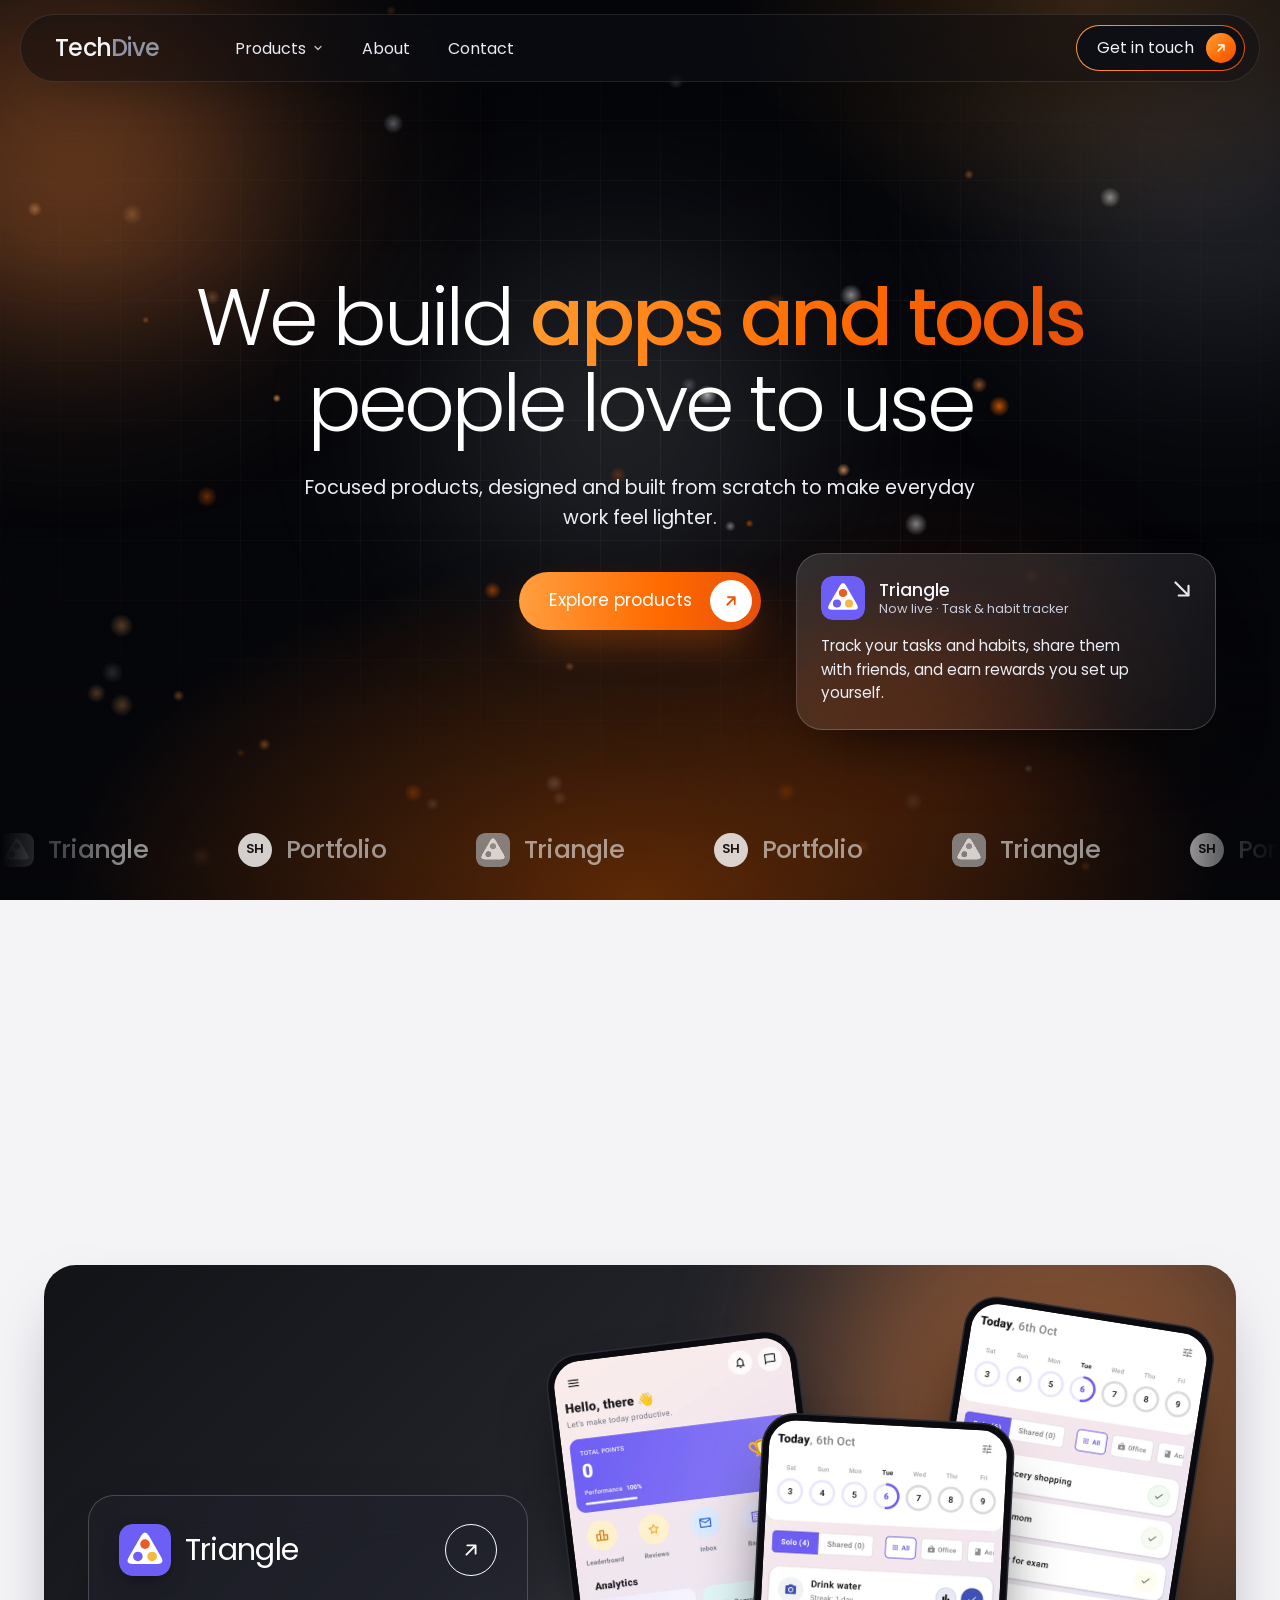
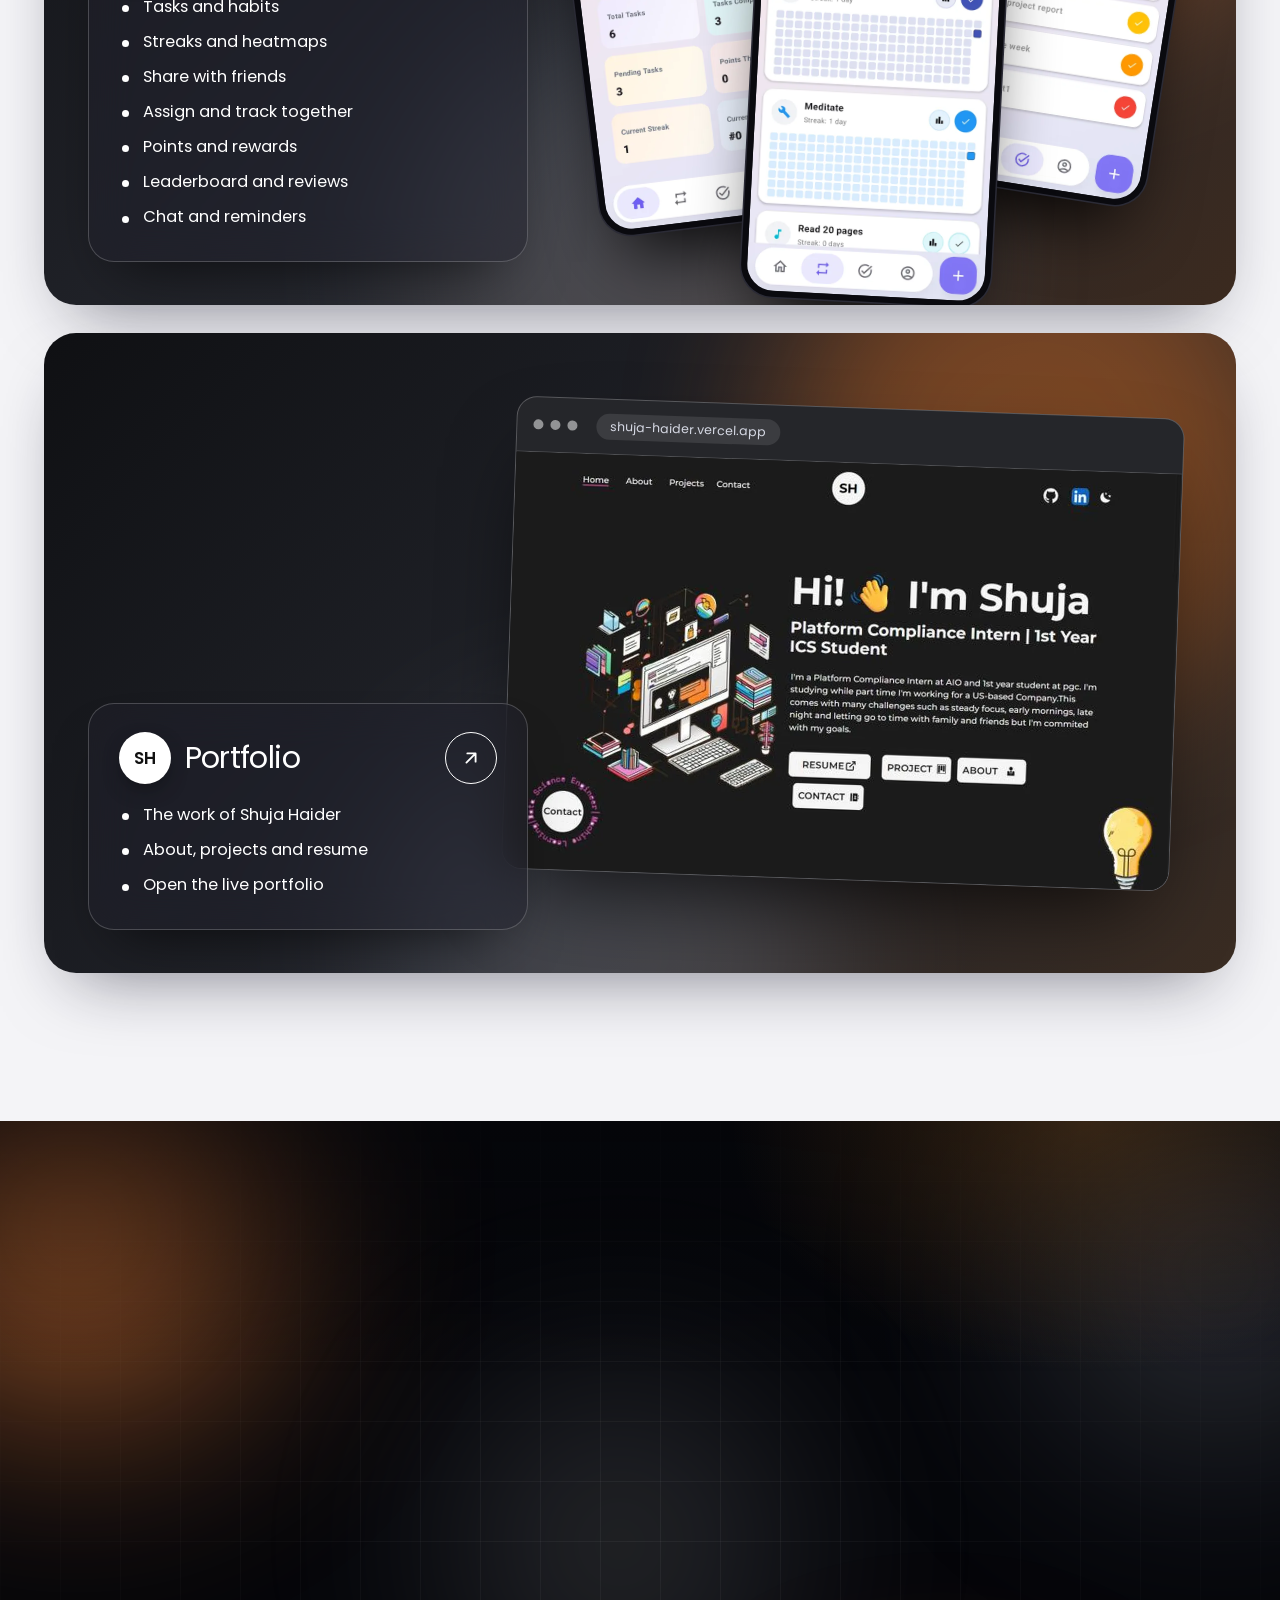
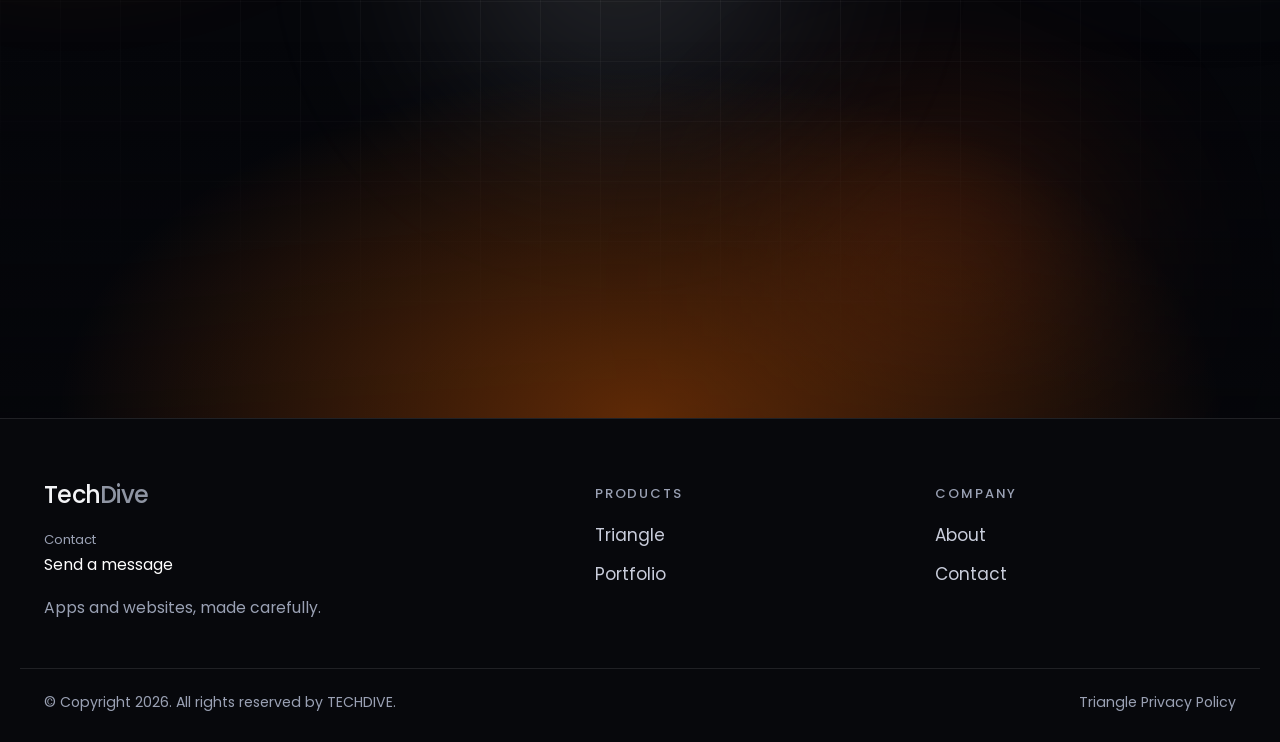
<file: index.html>
<!doctype html>
<html lang="en">
<head>
<meta charset="utf-8">
<meta name="viewport" content="width=device-width, initial-scale=1">
<title>TechDive | Apps and tools people love to use</title>
<meta name="description" content="TechDive is a product company that designs and builds focused apps and websites, starting with Triangle, a task and habit tracker you can share with friends.">
<meta name="theme-color" content="#05060a">
<link rel="icon" href="favicon.svg" type="image/svg+xml">
<link rel="preconnect" href="https://fonts.googleapis.com">
<link rel="preconnect" href="https://fonts.gstatic.com" crossorigin>
<link rel="stylesheet" href="https://fonts.googleapis.com/css2?family=Poppins:wght@300;400;500;600&display=swap" media="print" onload="this.media='all'">
<link rel="stylesheet" href="style.css">
<script>document.documentElement.classList.add('js')</script>
<link rel="canonical" href="https://techdive.app/">
<meta name="robots" content="index, follow, max-image-preview:large">
<meta name="author" content="Shuja Haider">
<meta property="og:site_name" content="TechDive">
<meta property="og:locale" content="en_US">
<meta property="og:type" content="website">
<meta property="og:title" content="TechDive | Apps and tools people love to use">
<meta property="og:description" content="TechDive is a product company that designs and builds focused apps and websites, starting with Triangle, a task and habit tracker you can share with friends.">
<meta property="og:url" content="https://techdive.app/">
<meta property="og:image" content="https://techdive.app/img/og-techdive.png">
<meta property="og:image:width" content="1200">
<meta property="og:image:height" content="630">
<meta property="og:image:alt" content="TechDive: we build apps and tools people love to use">
<meta name="twitter:card" content="summary_large_image">
<meta name="twitter:title" content="TechDive | Apps and tools people love to use">
<meta name="twitter:description" content="TechDive is a product company that designs and builds focused apps and websites, starting with Triangle, a task and habit tracker you can share with friends.">
<meta name="twitter:image" content="https://techdive.app/img/og-techdive.png">
<script type="application/ld+json">{"@context":"https://schema.org","@graph":[{"@type":"Organization","@id":"https://techdive.app/#org","name":"TechDive","url":"https://techdive.app/","description":"TechDive is a product company that designs and builds focused apps and websites.","image":"https://techdive.app/img/og-techdive.png","founder":{"@type":"Person","@id":"https://techdive.app/about.html#shuja"}},{"@type":"WebSite","@id":"https://techdive.app/#website","url":"https://techdive.app/","name":"TechDive","publisher":{"@id":"https://techdive.app/#org"},"inLanguage":"en"}]}</script>
</head>
<body>
<a class="skip" href="#main">Skip to content</a>

<header class="nav" id="nav">
  <div class="nav-in">
    <a class="logo" href="#top" aria-label="TechDive home"><span class="logo-t">Tech</span><span class="logo-d">Dive</span></a>
    <nav class="nav-links" aria-label="Primary">
      <div class="dd">
        <button class="dd-btn" type="button" aria-haspopup="true" aria-expanded="false">Products <svg class="chev" width="12" height="12" viewBox="0 0 24 24" aria-hidden="true"><path fill="none" stroke="currentColor" stroke-width="2.6" stroke-linecap="round" stroke-linejoin="round" d="m6 9 6 6 6-6"/></svg></button>
        <div class="dd-menu">
          <a href="#triangle"><b>Triangle</b><small>Task &amp; habit tracker</small></a>
          <a href="#portfolio"><b>Portfolio</b><small>Shuja Haider</small></a>
        </div>
      </div>
      <a href="about.html">About</a>
      <a href="#contact">Contact</a>
    </nav>
    <a class="nav-cta" href="#contact"><span>Get in touch</span><span class="go"><svg width="14" height="14" viewBox="0 0 24 24" aria-hidden="true"><path fill="none" stroke="#fff" stroke-width="2.6" stroke-linecap="round" stroke-linejoin="round" d="M7 17 17 7M8 7h9v9"/></svg></span></a>
    <button class="nav-toggle" id="navToggle" type="button" aria-label="Open menu" aria-expanded="false" aria-controls="navMenu"><span></span><span></span><span></span></button>
  </div>
  <div class="nav-menu" id="navMenu">
    <a href="#products">Products</a><a href="about.html">About</a><a href="#contact">Contact</a>
  </div>
</header>

<main id="main">

  <!-- HERO -->
  <section class="hero" id="top">
    <div class="hero-bg" aria-hidden="true">
      <div class="aurora"><i class="o1"></i><i class="o2"></i><i class="o3"></i><i class="o4"></i></div>
      <div class="grid-bg"></div>
      <canvas class="sparks" id="sparks"></canvas>
      <div class="shade"></div>
    </div>

    <div class="hero-in">
      <h1>We build <span class="accent">apps and tools</span> people love to use</h1>
      <p class="hero-sub">Focused products, designed and built from scratch to make everyday work feel lighter.</p>
      <a class="btn-pill" href="#products"><span>Explore products</span><span class="go-w"><svg width="18" height="18" viewBox="0 0 24 24" aria-hidden="true"><path fill="none" stroke="currentColor" stroke-width="2.4" stroke-linecap="round" stroke-linejoin="round" d="M7 17 17 7M8 7h9v9"/></svg></span></a>
    </div>

    <a class="hero-card" href="triangle/" data-link="triangle">
      <span class="hc-top"><img src="img/triangle-icon.svg" alt="" width="44" height="44"><span class="hc-name"><b>Triangle</b><small>Now live &middot; Task &amp; habit tracker</small></span></span>
      <p>Track your tasks and habits, share them with friends, and earn rewards you set up yourself.</p>
      <span class="hc-arrow" aria-hidden="true"><svg width="26" height="26" viewBox="0 0 24 24"><path fill="none" stroke="currentColor" stroke-width="2" stroke-linecap="round" stroke-linejoin="round" d="M6 6l12 12M18 9v9H9"/></svg></span>
    </a>

    <div class="marks" aria-label="Our products">
      <div class="marks-track">
        <span class="mk"><img src="img/triangle-icon.svg" alt="" width="34" height="34">Triangle</span>
        <span class="mk"><i class="mt mt-sh">SH</i>Portfolio</span>
        <span class="mk"><img src="img/triangle-icon.svg" alt="" width="34" height="34">Triangle</span>
        <span class="mk"><i class="mt mt-sh">SH</i>Portfolio</span>
        <span class="mk"><img src="img/triangle-icon.svg" alt="" width="34" height="34">Triangle</span>
        <span class="mk"><i class="mt mt-sh">SH</i>Portfolio</span>
        <span class="mk"><img src="img/triangle-icon.svg" alt="" width="34" height="34">Triangle</span>
        <span class="mk"><i class="mt mt-sh">SH</i>Portfolio</span>
        <span class="mk"><img src="img/triangle-icon.svg" alt="" width="34" height="34">Triangle</span>
        <span class="mk"><i class="mt mt-sh">SH</i>Portfolio</span>
        <span class="mk"><img src="img/triangle-icon.svg" alt="" width="34" height="34">Triangle</span>
        <span class="mk"><i class="mt mt-sh">SH</i>Portfolio</span>
      </div>
    </div>
  </section>

  <!-- PRODUCTS -->
  <section class="products" id="products">
    <div class="wrap">
      <header class="p-head reveal">
        <h2>One company, <span class="accent">one standard</span></h2>
        <p>Every TechDive product is designed, built and run by the same small team, so everything we make feels like part of one family.</p>
      </header>

      <div class="stack">
        <!-- Triangle -->
        <article class="pcard c-tri" id="triangle" style="--i:0">
          <div class="pc-art" aria-hidden="true">
            <div class="blob b1"></div><div class="blob b2"></div>
            <div class="phones">
              <div class="phone p1"><img src="img/s-home.webp" alt="Triangle home screen with points and analytics" width="540" height="1068" loading="lazy"></div>
              <div class="phone p2"><img src="img/s-habits.webp" alt="Triangle habit cards with streak heatmaps" width="540" height="1068" loading="lazy"></div>
              <div class="phone p3"><img src="img/s-tasks.webp" alt="Triangle task list with a week of progress rings" width="540" height="1068" loading="lazy"></div>
            </div>
          </div>
          <div class="pc-panel">
            <div class="pc-top"><div class="pc-title"><img src="img/triangle-icon.svg" alt="" width="52" height="52"><h3>Triangle</h3></div><a class="pc-go" href="triangle/" data-link="triangle" aria-label="Visit Triangle"><svg width="22" height="22" viewBox="0 0 24 24" aria-hidden="true"><path fill="none" stroke="currentColor" stroke-width="2" stroke-linecap="round" stroke-linejoin="round" d="M7 17 17 7M8 7h9v9"/></svg></a></div>
            <ul>
              <li>Tasks and habits</li>
              <li>Streaks and heatmaps</li>
              <li>Share with friends</li>
              <li>Assign and track together</li>
              <li>Points and rewards</li>
              <li>Leaderboard and reviews</li>
              <li>Chat and reminders</li>
            </ul>
          </div>
        </article>

        <!-- Portfolio -->
        <article class="pcard c-port" id="portfolio" style="--i:1">
          <div class="pc-art" aria-hidden="true">
            <div class="blob b1"></div><div class="blob b2"></div>
            <div class="pwin"><div class="gw-bar"><i></i><i></i><i></i><span class="pw-url">shuja-haider.vercel.app</span></div>
              <div class="pw-screen"><iframe src="https://shuja-haider.vercel.app/" title="Portfolio preview" loading="lazy" tabindex="-1" referrerpolicy="no-referrer" sandbox="allow-scripts allow-same-origin"></iframe></div>
            </div>
          </div>
          <a class="pc-cover" href="https://shuja-haider.vercel.app/" target="_blank" rel="noopener" aria-label="Open the portfolio"></a>
          <div class="pc-panel">
            <div class="pc-top"><div class="pc-title"><span class="sh-badge">SH</span><h3>Portfolio</h3></div><a class="pc-go" href="https://shuja-haider.vercel.app/" target="_blank" rel="noopener" aria-label="Open the portfolio"><svg width="22" height="22" viewBox="0 0 24 24" aria-hidden="true"><path fill="none" stroke="currentColor" stroke-width="2" stroke-linecap="round" stroke-linejoin="round" d="M7 17 17 7M8 7h9v9"/></svg></a></div>
            <ul>
              <li>The work of Shuja Haider</li>
              <li>About, projects and resume</li>
              <li>Open the live portfolio</li>
            </ul>
          </div>
        </article>
      </div>
    </div>
  </section>

  <!-- LET'S TALK (contact) -->
  <section class="ct-hero ct-home" id="contact">
    <div class="hero-bg" aria-hidden="true">
      <div class="aurora"><i class="o1"></i><i class="o2"></i><i class="o3"></i><i class="o4"></i></div>
      <div class="grid-bg"></div>
      <div class="shade"></div>
    </div>

    <div class="wrap ct-grid">
      <div class="ct-copy">
        <h2 class="reveal">Let's <span class="accent">talk</span></h2>
        <p class="ct-lead reveal">Have a question about Triangle, an idea to share, or something you would like us to build together? Send a message and I will get back to you.</p>
      </div>

      <div class="ct-card reveal">
        <form id="contactForm" novalidate>
          <div class="f-row">
            <div class="f">
              <label for="cf-name">Your name</label>
              <input id="cf-name" name="name" type="text" autocomplete="name" placeholder="Jane Doe" required maxlength="80">
              <span class="f-err" data-for="name"></span>
            </div>
            <div class="f">
              <label for="cf-email">Email address <span class="opt">(optional)</span></label>
              <input id="cf-email" name="email" type="email" autocomplete="email" placeholder="you@example.com" maxlength="120">
              <span class="f-err" data-for="email"></span>
            </div>
          </div>
          <div class="f">
            <label for="cf-topic">What is this about?</label>
            <div class="sel">
              <select id="cf-topic" name="topic">
                <option>General question</option>
                <option>Triangle app</option>
                <option>Working together</option>
                <option>Feedback or idea</option>
                <option>Something else</option>
              </select>
              <svg width="14" height="14" viewBox="0 0 24 24" aria-hidden="true"><path fill="none" stroke="currentColor" stroke-width="2.4" stroke-linecap="round" stroke-linejoin="round" d="m6 9 6 6 6-6"/></svg>
            </div>
          </div>
          <div class="f">
            <label for="cf-msg">Your message</label>
            <textarea id="cf-msg" name="message" rows="6" placeholder="Tell me what you have in mind..." required minlength="10" maxlength="4000"></textarea>
            <span class="f-err" data-for="message"></span>
          </div>
          <input class="hp" type="text" name="_honey" tabindex="-1" autocomplete="off" aria-hidden="true">
          <button class="btn-pill f-submit" type="submit" id="cfSubmit"><span class="lbl-t">Send message</span><span class="go-w"><svg width="18" height="18" viewBox="0 0 24 24" aria-hidden="true"><path fill="none" stroke="currentColor" stroke-width="2.4" stroke-linecap="round" stroke-linejoin="round" d="M7 17 17 7M8 7h9v9"/></svg></span></button>
          <p class="f-status" id="cfStatus" role="status" aria-live="polite"></p>
        </form>

        <div class="f-done" id="cfDone" hidden>
          <span class="done-ic"><svg viewBox="0 0 24 24" aria-hidden="true"><path fill="none" stroke="#fff" stroke-width="2.6" stroke-linecap="round" stroke-linejoin="round" d="m5 12.5 4.5 4.5L19 7.5"/></svg></span>
          <h2>Message sent</h2>
          <p>Thank you for reaching out. I have received your message and will reply to the email address you gave.</p>
          <button class="btn-ghost" type="button" id="cfAgain">Send another message</button>
        </div>
      </div>
    </div>
  </section>
</main>

<footer class="footer">
  <div class="wrap foot">
    <div class="foot-brand">
      <a class="logo" href="#top" aria-label="TechDive home"><span class="logo-t">Tech</span><span class="logo-d">Dive</span></a>
      <p><span class="lbl">Contact</span><a href="#contact">Send a message</a></p>
      <p class="muted">Apps and websites, made carefully.</p>
    </div>
    <div class="foot-col"><h4>PRODUCTS</h4><a href="#triangle">Triangle</a><a href="#portfolio">Portfolio</a></div>
    <div class="foot-col"><h4>COMPANY</h4><a href="about.html">About</a><a href="#contact">Contact</a></div>
  </div>
  <div class="wrap foot-bottom"><span>&copy; Copyright <span id="yr">2026</span>. All rights reserved by TECHDIVE.</span><span><a href="triangle/privacy.html">Triangle Privacy Policy</a></span></div>
</footer>

<script src="script.js"></script>
</body>
</html>
</file>
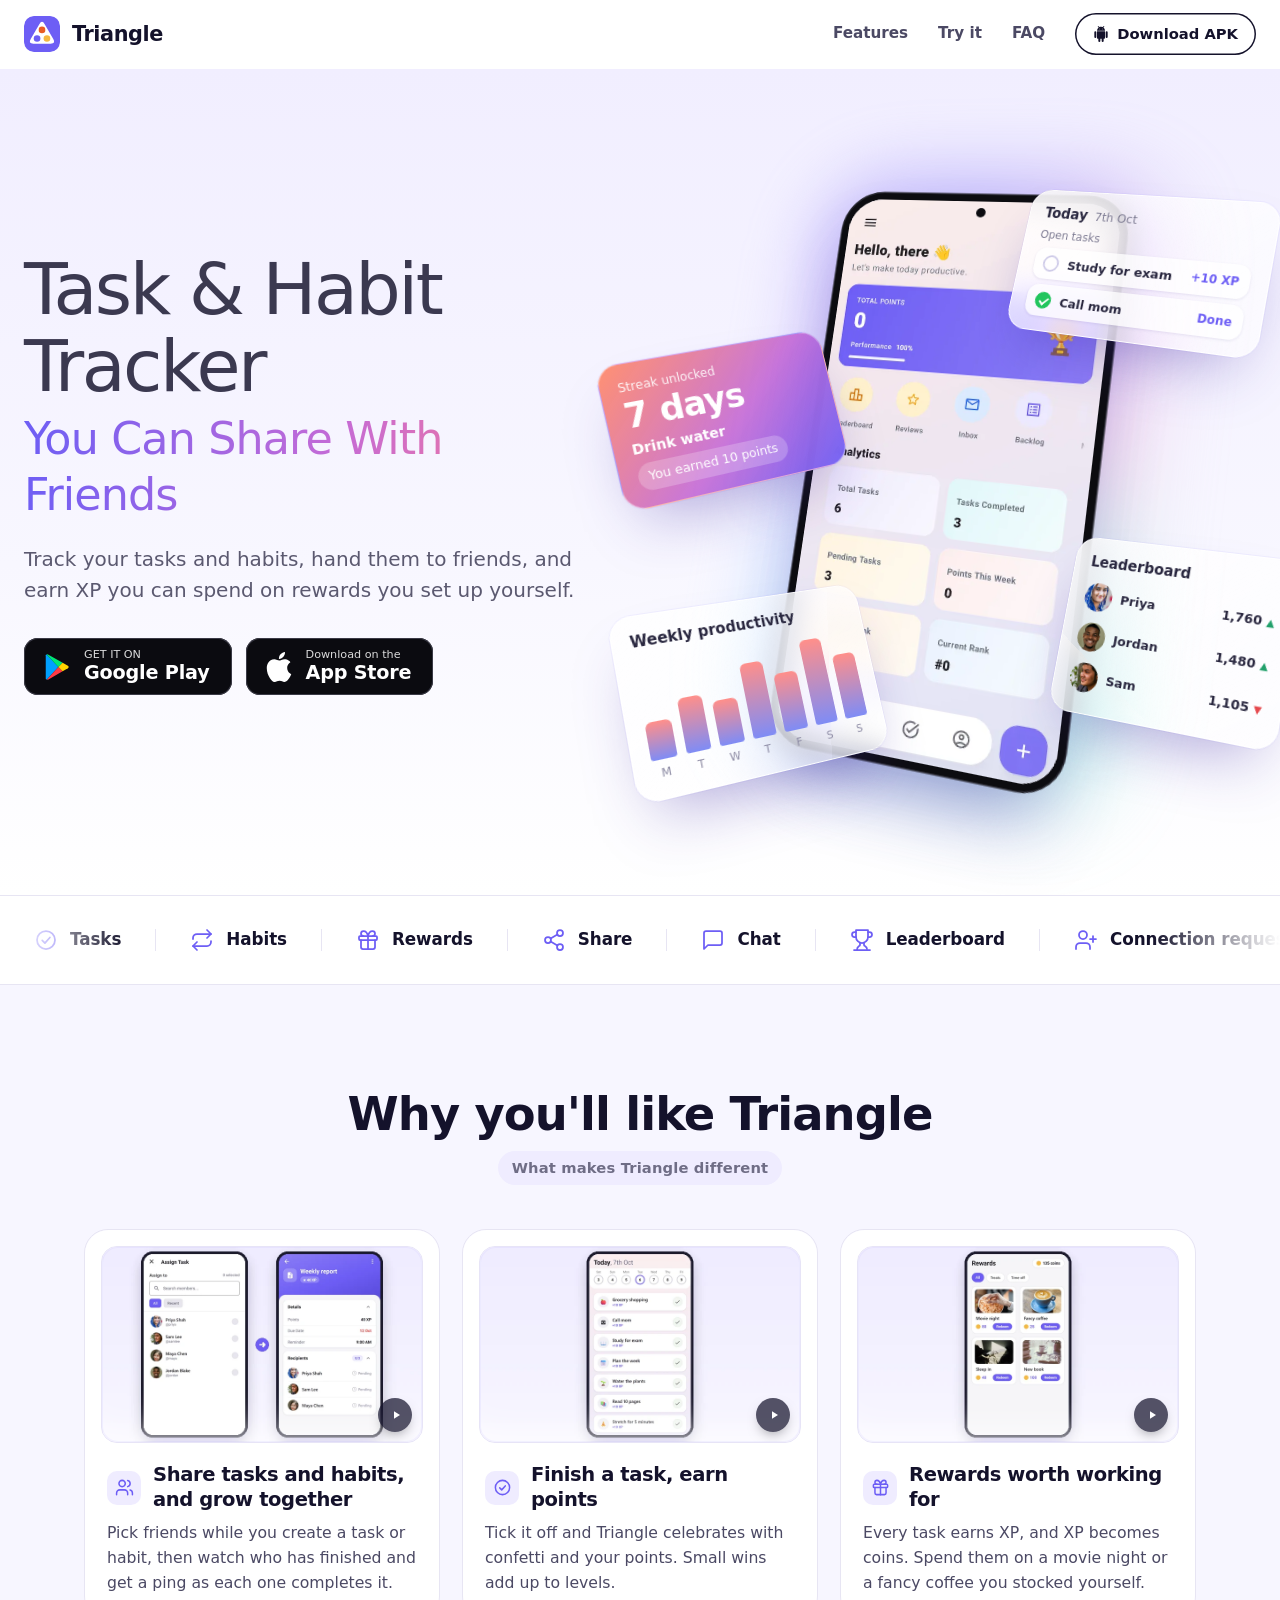
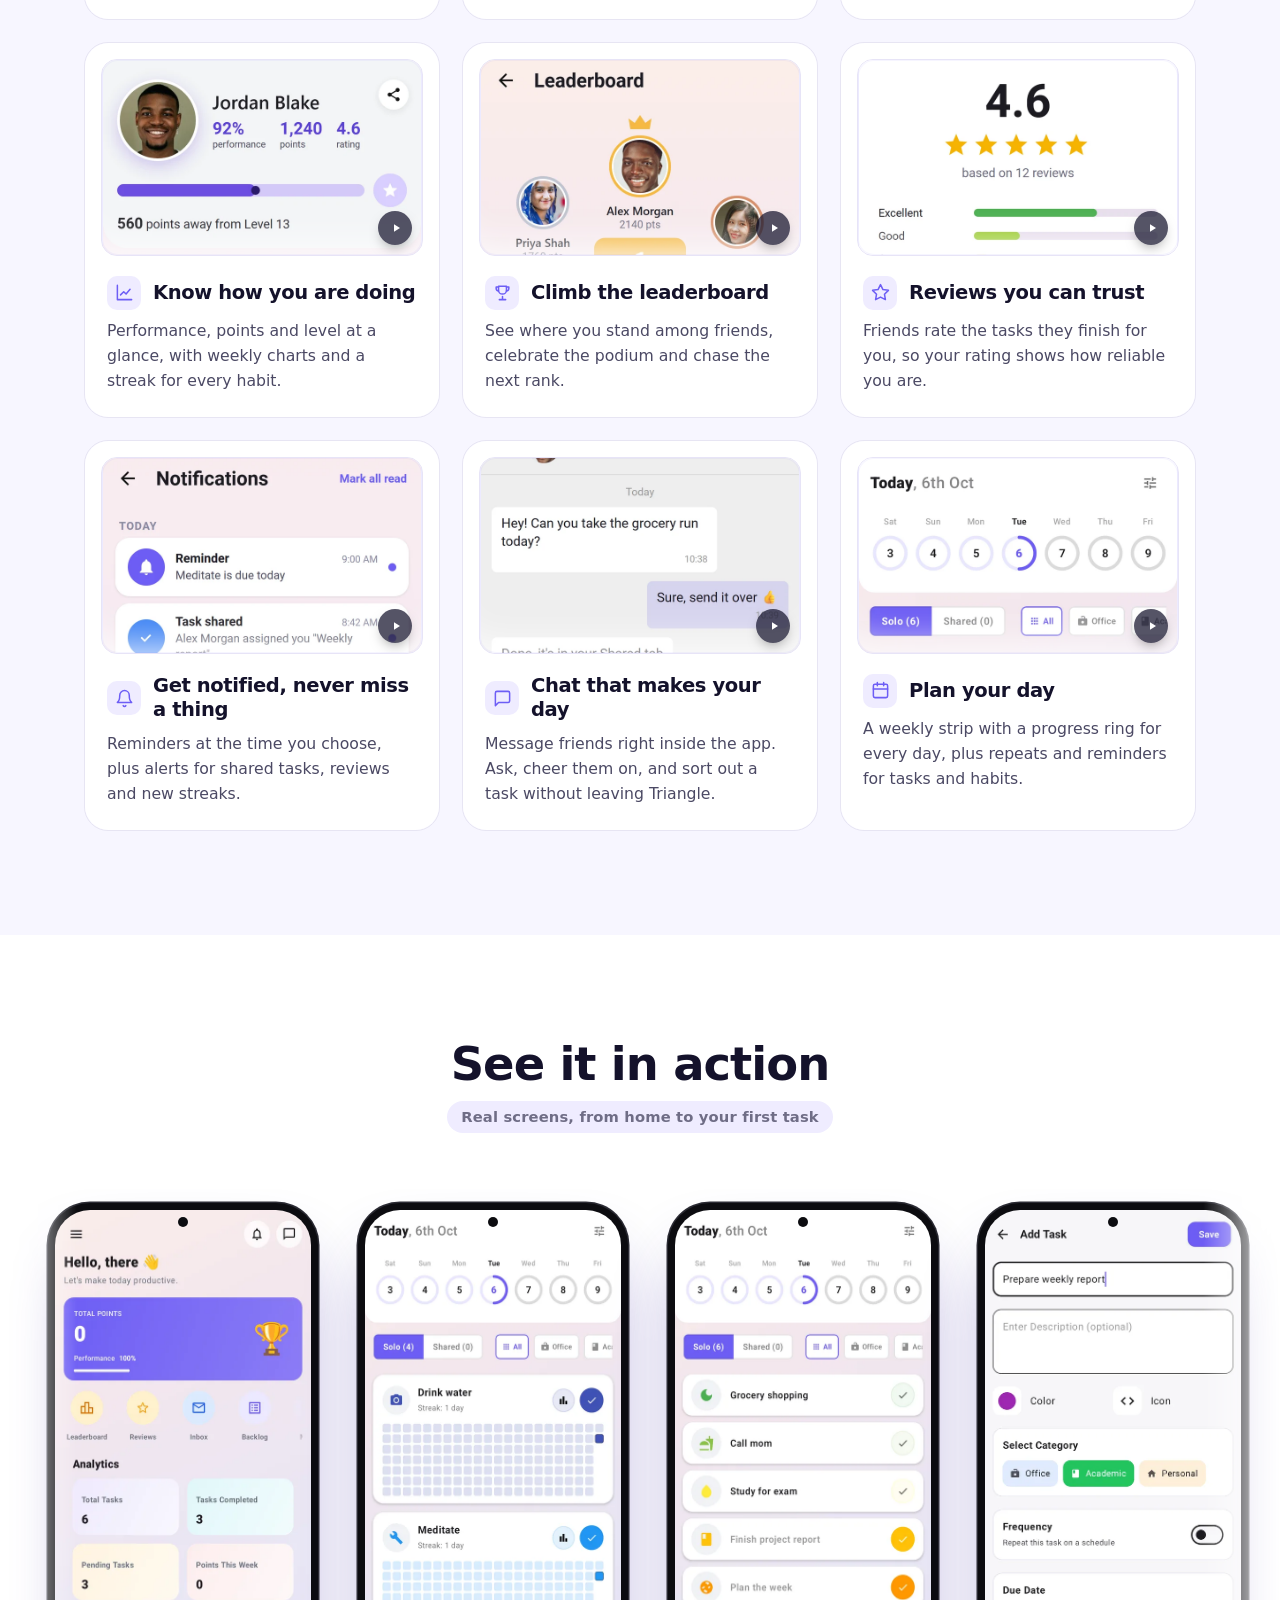
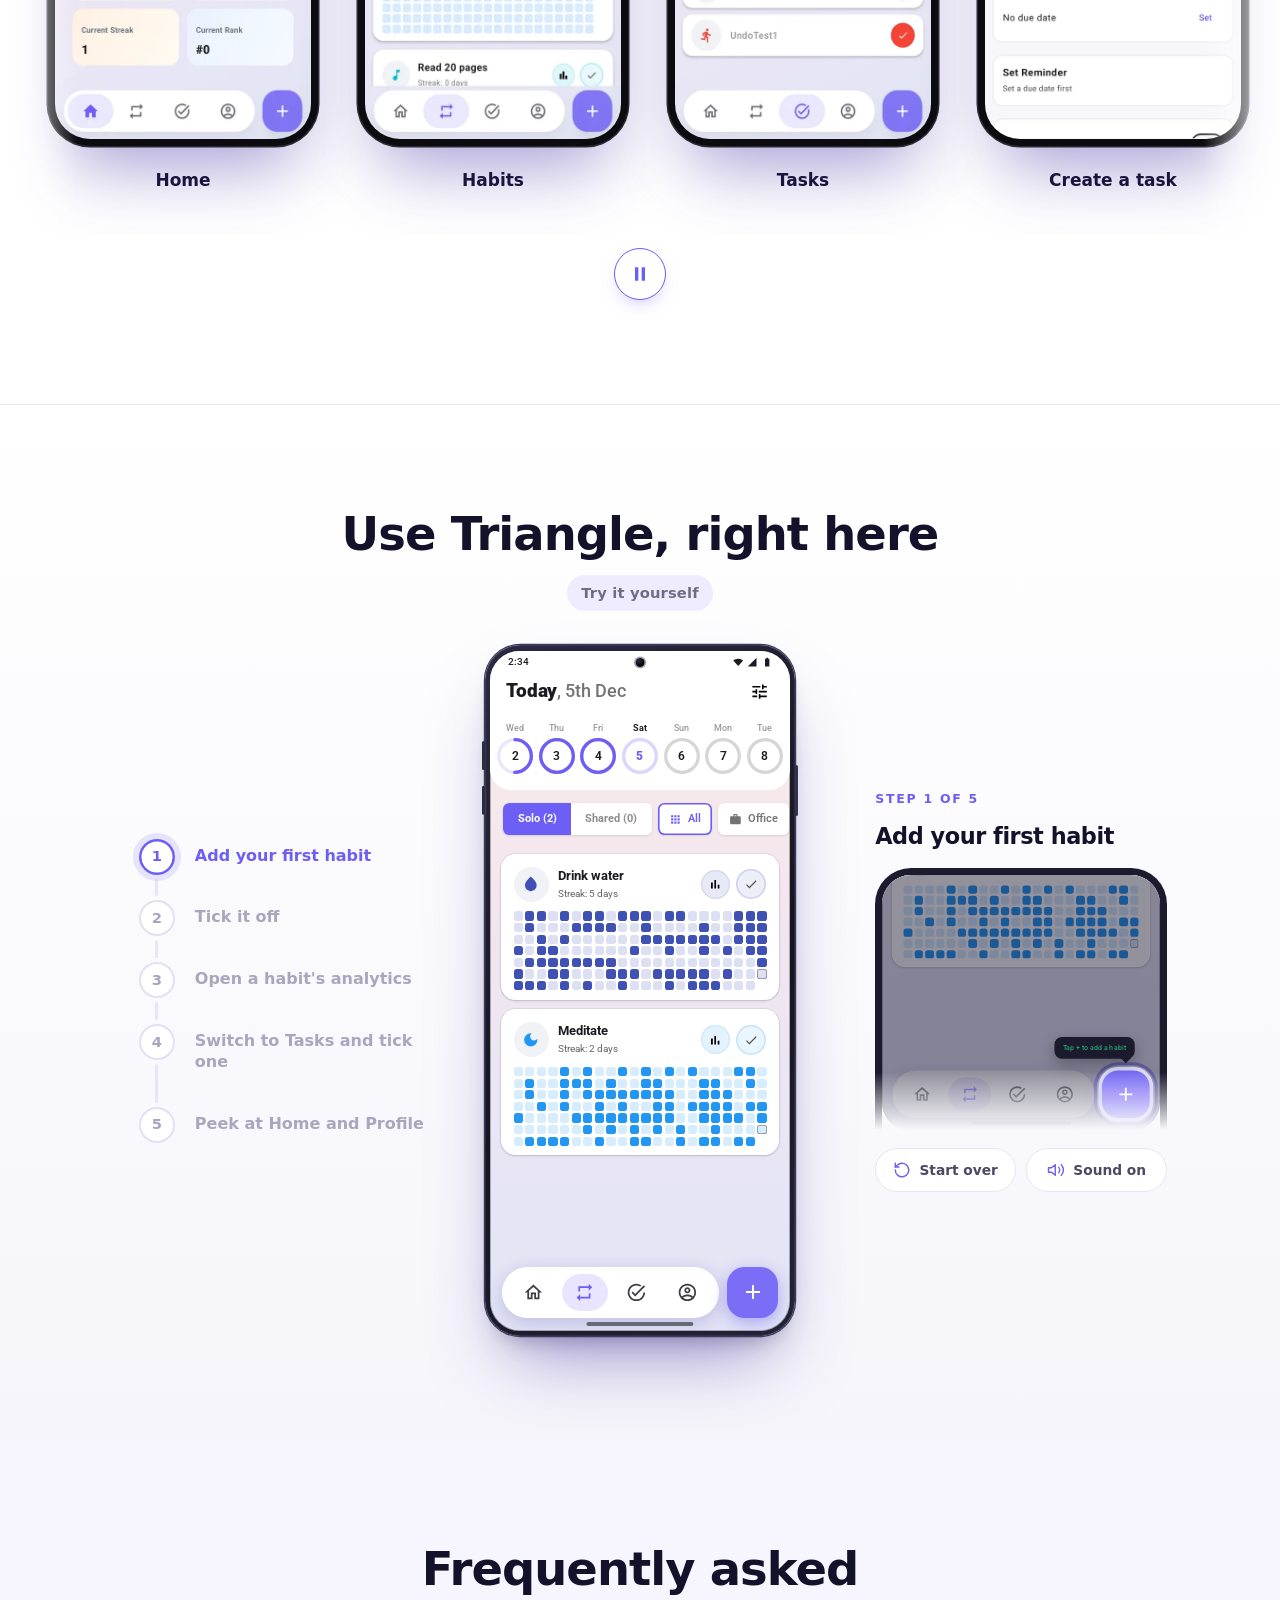
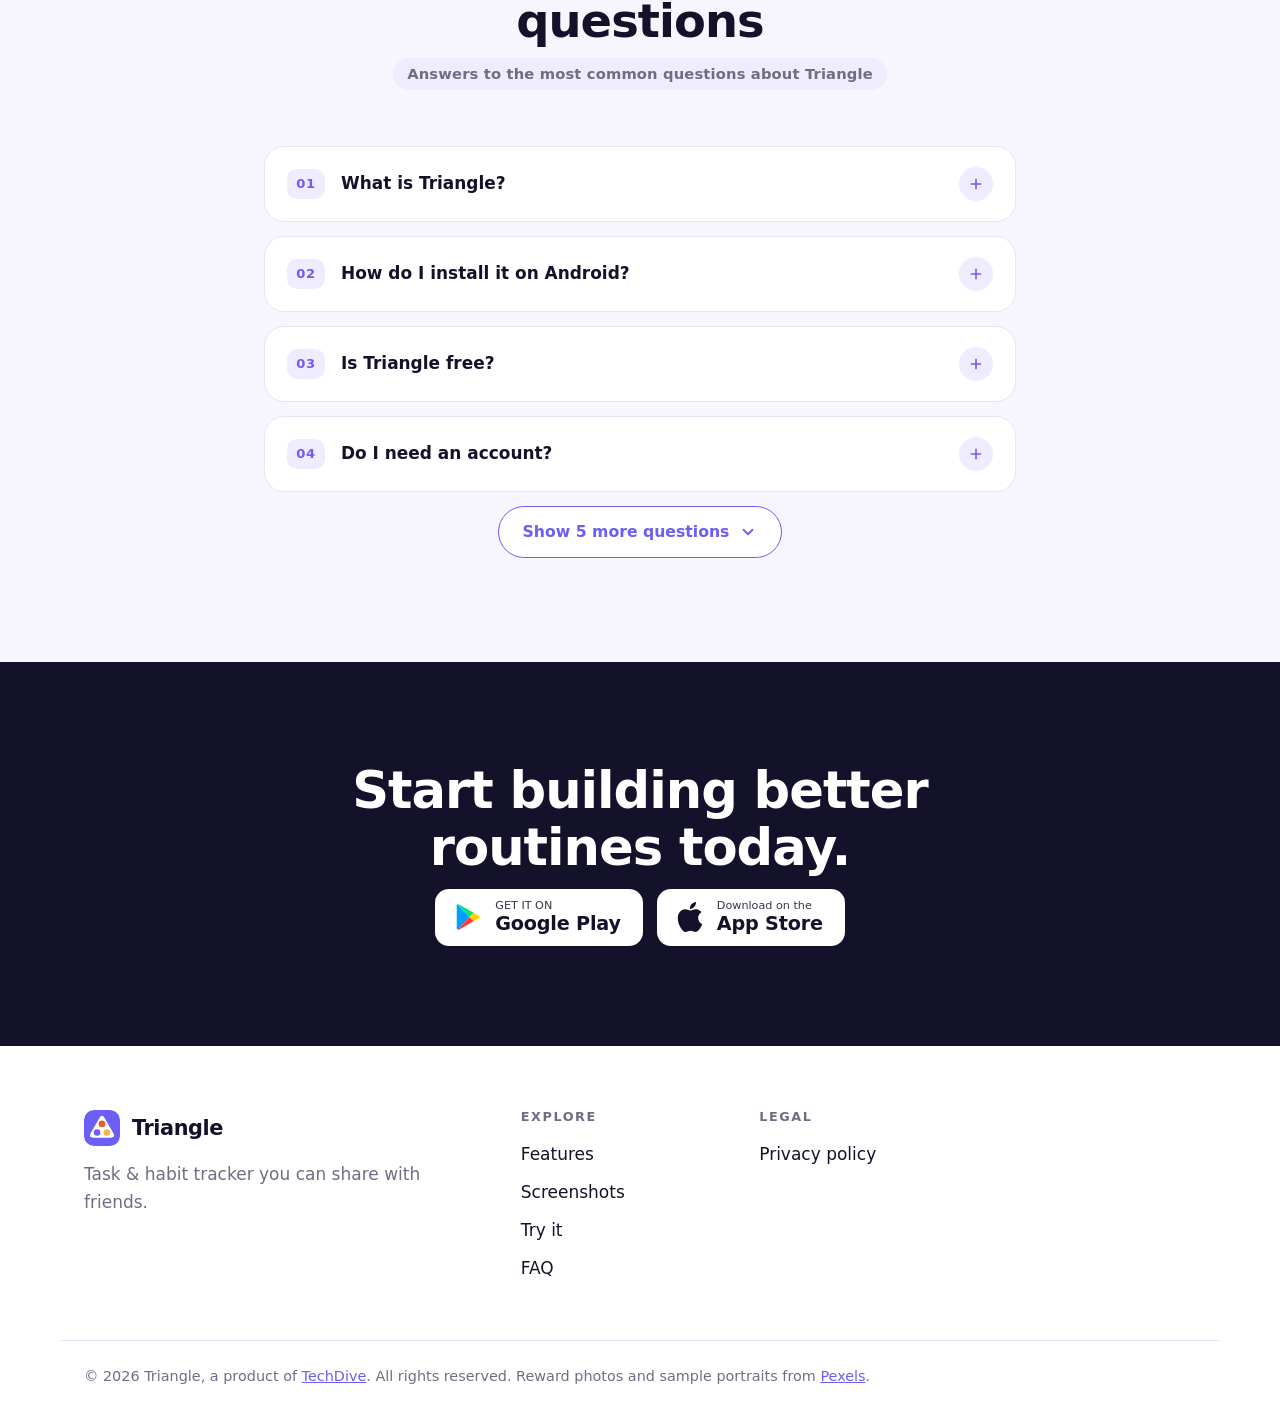
<file: triangle/index.html>
<!doctype html>
<html lang="en">
<head>
<meta charset="utf-8">
<meta name="viewport" content="width=device-width, initial-scale=1">
<title>Triangle – Task &amp; Habit Tracker You Can Share With Friends</title>
<meta name="description" content="Triangle is a free Android task and habit tracker. Share tasks with friends, build streaks, earn XP and spend it on rewards you set up yourself.">
<meta name="theme-color" content="#6D5EF5">
<link rel="icon" href="img/favicon.svg" type="image/svg+xml">
<link rel="preconnect" href="https://fonts.googleapis.com">
<link rel="preconnect" href="https://fonts.gstatic.com" crossorigin>
<link href="https://fonts.googleapis.com/css2?family=Roboto:wght@400;500;700;900&display=swap" rel="stylesheet" media="print" onload="this.media='all'">
<noscript><link href="https://fonts.googleapis.com/css2?family=Roboto:wght@400;500;700;900&display=swap" rel="stylesheet"></noscript>
<link rel="stylesheet" href="style.css">
<link rel="canonical" href="https://techdive.app/triangle/">
<meta name="robots" content="index, follow, max-image-preview:large">
<meta name="author" content="Shuja Haider">
<meta property="og:site_name" content="TechDive">
<meta property="og:locale" content="en_US">
<meta property="og:type" content="website">
<meta property="og:title" content="Triangle – Task &amp; Habit Tracker You Can Share With Friends">
<meta property="og:description" content="Triangle is a free Android task and habit tracker. Share tasks with friends, build streaks, earn XP and spend it on rewards you set up yourself.">
<meta property="og:url" content="https://techdive.app/triangle/">
<meta property="og:image" content="https://techdive.app/triangle/img/og-triangle.png">
<meta property="og:image:width" content="1200">
<meta property="og:image:height" content="630">
<meta property="og:image:alt" content="Triangle: task and habit tracker you can share with friends">
<meta name="twitter:card" content="summary_large_image">
<meta name="twitter:title" content="Triangle – Task &amp; Habit Tracker You Can Share With Friends">
<meta name="twitter:description" content="Triangle is a free Android task and habit tracker. Share tasks with friends, build streaks, earn XP and spend it on rewards you set up yourself.">
<meta name="twitter:image" content="https://techdive.app/triangle/img/og-triangle.png">
<script type="application/ld+json">{"@context":"https://schema.org","@graph":[{"@type":"Organization","@id":"https://techdive.app/#org","name":"TechDive","url":"https://techdive.app/","description":"TechDive is a product company that designs and builds focused apps and websites.","image":"https://techdive.app/img/og-techdive.png","founder":{"@type":"Person","@id":"https://techdive.app/about.html#shuja"}},{"@type":"SoftwareApplication","name":"Triangle","url":"https://techdive.app/triangle/","applicationCategory":"ProductivityApplication","operatingSystem":"Android","description":"Triangle is a free Android task and habit tracker. Share tasks with friends, build streaks, earn XP and spend it on rewards you set up yourself.","image":"https://techdive.app/triangle/img/og-triangle.png","publisher":{"@id":"https://techdive.app/#org"}},{"@type":"FAQPage","mainEntity":[{"@type":"Question","name":"What is Triangle?","acceptedAnswer":{"@type":"Answer","text":"Triangle is a free Android app that combines a task list and a habit tracker. You can share tasks and habits with friends, earn XP for completing them, and spend that XP in a reward store you set up yourself."}},{"@type":"Question","name":"How do I install it on Android?","acceptedAnswer":{"@type":"Answer","text":"Download the APK from this page and open it. If Android asks, allow installs from your browser for this one file. The app checks for new versions itself and prompts you to update when one is available."}},{"@type":"Question","name":"Is Triangle free?","acceptedAnswer":{"@type":"Answer","text":"Yes. There are no ads and nothing to buy."}},{"@type":"Question","name":"Do I need an account?","acceptedAnswer":{"@type":"Answer","text":"Yes. You sign up with your email and a verification code, or with your Google account. That is how your tasks, habits and points are kept in sync."}},{"@type":"Question","name":"How do I share a task with a friend?","acceptedAnswer":{"@type":"Answer","text":"Find your friend by username and connect with them. Then create a shared task or habit and assign it. Shared items appear in a separate Shared tab, so they stay apart from your own list."}},{"@type":"Question","name":"How do streaks work?","acceptedAnswer":{"@type":"Answer","text":"A streak is the number of days in a row you have completed a habit. Each habit shows its current streak and a grid of the last 22 weeks, so you can see where you missed days."}},{"@type":"Question","name":"How do points and rewards work?","acceptedAnswer":{"@type":"Answer","text":"Completing tasks and habits earns XP, which converts to coins at the rate you choose in Settings. You create your own rewards, set their price in coins, redeem them, and mark them as delivered."}},{"@type":"Question","name":"Is there an iPhone version?","acceptedAnswer":{"@type":"Answer","text":"Not at the moment. Triangle is Android only."}},{"@type":"Question","name":"What happens to my data?","acceptedAnswer":{"@type":"Answer","text":"Your data is stored against your account using Google Firebase and is not sold. See the privacy policy for details."}}]}]}</script>
</head>
<body>
<a class="skip" href="#main">Skip to content</a>

<header class="nav" id="nav">
  <div class="wrap nav-in">
    <a class="brand" href="#top" aria-label="Triangle home"><img src="img/icon.svg" alt="" width="36" height="36"><span>Triangle</span></a>
    <nav aria-label="Primary">
      <a class="nav-link" href="#features">Features</a>
      <a class="nav-link" href="#try">Try it</a>
      <a class="nav-link" href="#faq">FAQ</a>
      <a class="btn btn-outline btn-sm" data-download href="#download">
        <svg width="16" height="16" viewBox="0 0 24 24" aria-hidden="true"><path fill="currentColor" d="M6 18c0 .55.45 1 1 1h1v3.5a1.5 1.5 0 0 0 3 0V19h2v3.5a1.5 1.5 0 0 0 3 0V19h1c.55 0 1-.45 1-1V8H6v10zM3.5 8A1.5 1.5 0 0 0 2 9.5v7a1.5 1.5 0 0 0 3 0v-7A1.5 1.5 0 0 0 3.5 8zm17 0A1.5 1.5 0 0 0 19 9.5v7a1.5 1.5 0 0 0 3 0v-7A1.5 1.5 0 0 0 20.5 8zM15.53 2.16l1.3-1.3a.5.5 0 0 0-.71-.7l-1.48 1.48A5.84 5.84 0 0 0 12 1c-.96 0-1.86.23-2.66.64L7.85.15a.5.5 0 0 0-.7.7l1.31 1.31A5.97 5.97 0 0 0 6 7h12c0-1.99-.97-3.75-2.47-4.84zM10 5H9V4h1v1zm5 0h-1V4h1v1z"/></svg>
        Download APK
      </a>
      <button class="nav-toggle" id="navToggle" type="button" aria-label="Open menu" aria-expanded="false" aria-controls="navMenu"><span></span><span></span><span></span></button>
    </nav>
  </div>
  <div class="nav-menu" id="navMenu"><a href="#features">Features</a><a href="#screenshots">Screenshots</a><a href="#try">Try it</a><a href="#faq">FAQ</a><a href="privacy.html">Privacy policy</a></div>
</header>

<main id="main">

  <!-- HERO -->
  <section class="hero" id="top">
    <div class="wrap hero-grid">
      <div class="hero-copy">
        <h1><span class="h1-a">Task &amp; Habit Tracker</span> <span class="h1-b">You Can Share With Friends</span></h1>
        <p class="lead">Track your tasks and habits, hand them to friends, and earn XP you can spend on rewards you set up yourself.</p>
        <div class="stores"><button type="button" class="store store-soon" data-soon aria-label="Get Triangle on Google Play"><svg width="30" height="30" viewBox="0 0 24 24" aria-hidden="true"><path fill="#00A0FF" d="M3 2.6v18.8c0 .5.5.8.9.5L13.1 12 3.9 2.1c-.4-.3-.9 0-.9.5z"/><path fill="#00E676" d="M3.9 2.1 13.1 12l3.4-3.4L4.8 1.9c-.3-.2-.6-.1-.9.2z"/><path fill="#FF3A44" d="M3.9 21.9 13.1 12l3.4 3.4-11.7 6.7c-.3.2-.6.1-.9-.2z"/><path fill="#FFD500" d="m16.5 8.6 4.2 2.4c.8.5.8 1.5 0 2l-4.2 2.4L13.1 12z"/></svg><span><small>GET IT ON</small><b>Google Play</b></span></button><button type="button" class="store store-soon" data-soon aria-label="Download Triangle on the App Store"><svg width="30" height="30" viewBox="0 0 24 24" aria-hidden="true"><path fill="currentColor" d="M12.152 6.896c-.948 0-2.415-1.078-3.96-1.04-2.04.027-3.91 1.183-4.961 3.014-2.117 3.675-.546 9.103 1.519 12.09 1.013 1.454 2.208 3.09 3.792 3.039 1.52-.065 2.09-.987 3.935-.987 1.831 0 2.35.987 3.96.948 1.637-.026 2.676-1.48 3.676-2.948 1.156-1.688 1.636-3.325 1.662-3.415-.039-.013-3.182-1.221-3.22-4.857-.026-3.04 2.48-4.494 2.597-4.559-1.429-2.09-3.623-2.324-4.39-2.376-2-.156-3.675 1.09-4.61 1.09zM15.53 3.83c.843-1.012 1.4-2.427 1.245-3.83-1.207.052-2.662.805-3.532 1.818-.78.896-1.454 2.338-1.273 3.714 1.338.104 2.715-.688 3.559-1.701"/></svg><span><small>Download on the</small><b>App Store</b></span></button></div>
      </div>
      <div class="hero-art">
        <div class="hero-magic"><div class="device"><div class="hero-slides" id="heroSlides">
          <img class="on" src="img/s-home.webp" alt="Home dashboard with points, shortcuts and analytics" width="540" height="1068" fetchpriority="high">
          <img class="" src="img/s-habits.webp" alt="Habit cards with streaks and heatmaps" width="540" height="1068" loading="eager">
          <img class="" src="img/s-tasks.webp" alt="The Triangle task list, with a week strip of daily progress rings" width="540" height="1068" loading="eager">
          <img class="" src="img/hero-profile.webp" alt="Profile with photo, performance, points and rating, and the Analytics tab open (sample data)" width="540" height="1068" loading="eager">
          <img class="" src="img/hero-rewards.webp" alt="Rewards store with photos and prices in coins" width="540" height="1068" loading="eager">
          <img class="" src="img/hero-reviews.webp" alt="Reviews with a star average and review cards" width="540" height="1068" loading="eager">
        </div></div></div>
        <div class="fcards" aria-hidden="true">
          <div class="fc fc-tasks">
            <div class="fc-h"><b>Today</b><span>7th Oct</span></div>
            <div class="fc-sub">Open tasks</div>
            <div class="fc-row"><i class="ck"></i><span>Study for exam</span><em>+10 XP</em></div>
            <div class="fc-row"><i class="ck on"></i><span>Call mom</span><em>Done</em></div>
          </div>
          <div class="fc fc-streak">
            <div class="fc-k">Streak unlocked</div>
            <div class="fc-big">7 days</div>
            <div class="fc-t">Drink water</div>
            <div class="fc-p">You earned 10 points</div>
          </div>
          <div class="fc fc-chart">
            <div class="fc-h"><b>Weekly productivity</b></div>
            <div class="bars"><i style="--h:38%"></i><i style="--h:56%"></i><i style="--h:46%"></i><i style="--h:78%"></i><i style="--h:62%"></i><i style="--h:92%"></i><i style="--h:70%"></i></div>
            <div class="mo"><span>M</span><span>T</span><span>W</span><span>T</span><span>F</span><span>S</span><span>S</span></div>
          </div>
          <div class="fc fc-lead">
            <div class="fc-h"><b>Leaderboard</b></div>
            <div class="lr"><img src="img/people/priya.jpg" alt="" width="30" height="30"><span>Priya</span><em>1,760 <u class="up">▲</u></em></div>
            <div class="lr"><img src="img/people/jordan.jpg" alt="" width="30" height="30"><span>Jordan</span><em>1,480 <u class="up">▲</u></em></div>
            <div class="lr"><img src="img/people/sam.jpg" alt="" width="30" height="30"><span>Sam</span><em>1,105 <u class="dn">▼</u></em></div>
          </div>
        </div>
      </div>
    </div>
  </section>

  <!-- AT A GLANCE -->
  <section class="modules" aria-label="What is inside Triangle">
    <div class="mod-row"><div class="mod-track"><span class="mod"><svg viewBox="0 0 24 24" aria-hidden="true"><circle cx="12" cy="12" r="9"/><path d="m8.2 12.4 2.7 2.7 5-5.6"/></svg>Tasks</span><i class="div" aria-hidden="true"></i><span class="mod"><svg viewBox="0 0 24 24" aria-hidden="true"><path d="m17 2 4 4-4 4"/><path d="M3 11v-1a4 4 0 0 1 4-4h14"/><path d="m7 22-4-4 4-4"/><path d="M21 13v1a4 4 0 0 1-4 4H3"/></svg>Habits</span><i class="div" aria-hidden="true"></i><span class="mod"><svg viewBox="0 0 24 24" aria-hidden="true"><rect x="3" y="8" width="18" height="4" rx="1"/><path d="M12 8v13"/><path d="M19 12v7a2 2 0 0 1-2 2H7a2 2 0 0 1-2-2v-7"/><path d="M7.5 8a2.5 2.5 0 0 1 0-5C11 3 12 8 12 8s1-5 4.5-5a2.5 2.5 0 0 1 0 5"/></svg>Rewards</span><i class="div" aria-hidden="true"></i><span class="mod"><svg viewBox="0 0 24 24" aria-hidden="true"><circle cx="18" cy="5" r="3"/><circle cx="6" cy="12" r="3"/><circle cx="18" cy="19" r="3"/><path d="m8.6 13.5 6.8 4M15.4 6.5l-6.8 4"/></svg>Share</span><i class="div" aria-hidden="true"></i><span class="mod"><svg viewBox="0 0 24 24" aria-hidden="true"><path d="M21 15a2 2 0 0 1-2 2H7l-4 4V5a2 2 0 0 1 2-2h14a2 2 0 0 1 2 2z"/></svg>Chat</span><i class="div" aria-hidden="true"></i><span class="mod"><svg viewBox="0 0 24 24" aria-hidden="true"><path d="M6 9H4.5a2.5 2.5 0 0 1 0-5H6"/><path d="M18 9h1.5a2.5 2.5 0 0 0 0-5H18"/><path d="M4 22h16"/><path d="M10 14.7V17c0 .6-.5 1-1.2 1.2C7.8 18.8 7 20 7 22"/><path d="M14 14.7V17c0 .6.5 1 1.2 1.2 1 .6 1.8 1.8 1.8 2.8"/><path d="M18 2H6v7a6 6 0 0 0 12 0z"/></svg>Leaderboard</span><i class="div" aria-hidden="true"></i><span class="mod"><svg viewBox="0 0 24 24" aria-hidden="true"><path d="M16 21v-2a4 4 0 0 0-4-4H6a4 4 0 0 0-4 4v2"/><circle cx="9" cy="7" r="4"/><path d="M19 8v6M22 11h-6"/></svg>Connection requests</span><i class="div" aria-hidden="true"></i><span class="mod"><svg viewBox="0 0 24 24" aria-hidden="true"><path d="m12 2 3.1 6.3 6.9 1-5 4.9 1.2 6.8L12 17.8 5.8 21 7 14.2l-5-4.9 6.9-1z"/></svg>Reviews</span><i class="div" aria-hidden="true"></i><span class="mod"><svg viewBox="0 0 24 24" aria-hidden="true"><path d="M3 3v18h18"/><path d="m7 15 4-4 3 3 5-6"/></svg>Analytics</span><i class="div" aria-hidden="true"></i><span class="mod"><svg viewBox="0 0 24 24" aria-hidden="true"><path d="M8.5 14.5A2.5 2.5 0 0 0 11 12c0-1.4-.5-2-1-3-1.1-2.1-.2-4.1 2-6 .5 2.5 2 4.9 4 6.5 2 1.6 3 3.5 3 5.5a7 7 0 1 1-14 0c0-1.2.4-2.3 1-3a2.5 2.5 0 0 0 2.5 2.5z"/></svg>Streaks</span><i class="div" aria-hidden="true"></i><span class="mod"><svg viewBox="0 0 24 24" aria-hidden="true"><circle cx="12" cy="8" r="6"/><path d="M15.5 13.5 17 22l-5-3-5 3 1.5-8.5"/></svg>Achievements</span><i class="div" aria-hidden="true"></i><span class="mod"><svg viewBox="0 0 24 24" aria-hidden="true"><path d="M6 8a6 6 0 0 1 12 0c0 7 3 9 3 9H3s3-2 3-9"/><path d="M10.3 21a1.9 1.9 0 0 0 3.4 0"/></svg>Reminders</span><i class="div" aria-hidden="true"></i><span class="mod"><svg viewBox="0 0 24 24" aria-hidden="true"><path d="M22 12h-6l-2 3h-4l-2-3H2"/><path d="M5.5 5.1 2 12v6a2 2 0 0 0 2 2h16a2 2 0 0 0 2-2v-6l-3.5-6.9A2 2 0 0 0 16.7 4H7.3a2 2 0 0 0-1.8 1.1z"/></svg>Inbox</span><i class="div" aria-hidden="true"></i><span class="mod"><svg viewBox="0 0 24 24" aria-hidden="true"><path d="M8 6h13M8 12h13M8 18h13M3 6h.01M3 12h.01M3 18h.01"/></svg>Backlog</span><i class="div" aria-hidden="true"></i><span class="mod"><svg viewBox="0 0 24 24" aria-hidden="true"><rect x="3" y="3" width="7" height="7" rx="1.2"/><rect x="14" y="3" width="7" height="7" rx="1.2"/><rect x="14" y="14" width="7" height="7" rx="1.2"/><rect x="3" y="14" width="7" height="7" rx="1.2"/></svg>Categories</span><i class="div" aria-hidden="true"></i><span class="mod"><svg viewBox="0 0 24 24" aria-hidden="true"><path d="M4 14.9A7 7 0 1 1 15.7 8h1.8a4.5 4.5 0 0 1 2.5 8.2"/><path d="M12 12v9"/><path d="m16 16-4-4-4 4"/></svg>Backup &amp; Restore</span><i class="div" aria-hidden="true"></i><span class="mod"><svg viewBox="0 0 24 24" aria-hidden="true"><rect x="2" y="3" width="20" height="5" rx="1"/><path d="M4 8v11a2 2 0 0 0 2 2h12a2 2 0 0 0 2-2V8"/><path d="M10 12h4"/></svg>Archive</span><i class="div" aria-hidden="true"></i><span class="mod"><svg viewBox="0 0 24 24" aria-hidden="true"><path d="M20 13c0 5-3.5 7.5-7.7 8.9a1 1 0 0 1-.6 0C7.5 20.5 4 18 4 13V6a1 1 0 0 1 1-1c2 0 4.5-1.2 6.2-2.7a1.2 1.2 0 0 1 1.6 0C14.5 3.8 17 5 19 5a1 1 0 0 1 1 1z"/><path d="m9 12 2 2 4-4"/></svg>Secure sign-in</span><i class="div" aria-hidden="true"></i><span class="mod"><svg viewBox="0 0 24 24" aria-hidden="true"><circle cx="12" cy="12" r="9"/><path d="m8.2 12.4 2.7 2.7 5-5.6"/></svg>Tasks</span><i class="div" aria-hidden="true"></i><span class="mod"><svg viewBox="0 0 24 24" aria-hidden="true"><path d="m17 2 4 4-4 4"/><path d="M3 11v-1a4 4 0 0 1 4-4h14"/><path d="m7 22-4-4 4-4"/><path d="M21 13v1a4 4 0 0 1-4 4H3"/></svg>Habits</span><i class="div" aria-hidden="true"></i><span class="mod"><svg viewBox="0 0 24 24" aria-hidden="true"><rect x="3" y="8" width="18" height="4" rx="1"/><path d="M12 8v13"/><path d="M19 12v7a2 2 0 0 1-2 2H7a2 2 0 0 1-2-2v-7"/><path d="M7.5 8a2.5 2.5 0 0 1 0-5C11 3 12 8 12 8s1-5 4.5-5a2.5 2.5 0 0 1 0 5"/></svg>Rewards</span><i class="div" aria-hidden="true"></i><span class="mod"><svg viewBox="0 0 24 24" aria-hidden="true"><circle cx="18" cy="5" r="3"/><circle cx="6" cy="12" r="3"/><circle cx="18" cy="19" r="3"/><path d="m8.6 13.5 6.8 4M15.4 6.5l-6.8 4"/></svg>Share</span><i class="div" aria-hidden="true"></i><span class="mod"><svg viewBox="0 0 24 24" aria-hidden="true"><path d="M21 15a2 2 0 0 1-2 2H7l-4 4V5a2 2 0 0 1 2-2h14a2 2 0 0 1 2 2z"/></svg>Chat</span><i class="div" aria-hidden="true"></i><span class="mod"><svg viewBox="0 0 24 24" aria-hidden="true"><path d="M6 9H4.5a2.5 2.5 0 0 1 0-5H6"/><path d="M18 9h1.5a2.5 2.5 0 0 0 0-5H18"/><path d="M4 22h16"/><path d="M10 14.7V17c0 .6-.5 1-1.2 1.2C7.8 18.8 7 20 7 22"/><path d="M14 14.7V17c0 .6.5 1 1.2 1.2 1 .6 1.8 1.8 1.8 2.8"/><path d="M18 2H6v7a6 6 0 0 0 12 0z"/></svg>Leaderboard</span><i class="div" aria-hidden="true"></i><span class="mod"><svg viewBox="0 0 24 24" aria-hidden="true"><path d="M16 21v-2a4 4 0 0 0-4-4H6a4 4 0 0 0-4 4v2"/><circle cx="9" cy="7" r="4"/><path d="M19 8v6M22 11h-6"/></svg>Connection requests</span><i class="div" aria-hidden="true"></i><span class="mod"><svg viewBox="0 0 24 24" aria-hidden="true"><path d="m12 2 3.1 6.3 6.9 1-5 4.9 1.2 6.8L12 17.8 5.8 21 7 14.2l-5-4.9 6.9-1z"/></svg>Reviews</span><i class="div" aria-hidden="true"></i><span class="mod"><svg viewBox="0 0 24 24" aria-hidden="true"><path d="M3 3v18h18"/><path d="m7 15 4-4 3 3 5-6"/></svg>Analytics</span><i class="div" aria-hidden="true"></i><span class="mod"><svg viewBox="0 0 24 24" aria-hidden="true"><path d="M8.5 14.5A2.5 2.5 0 0 0 11 12c0-1.4-.5-2-1-3-1.1-2.1-.2-4.1 2-6 .5 2.5 2 4.9 4 6.5 2 1.6 3 3.5 3 5.5a7 7 0 1 1-14 0c0-1.2.4-2.3 1-3a2.5 2.5 0 0 0 2.5 2.5z"/></svg>Streaks</span><i class="div" aria-hidden="true"></i><span class="mod"><svg viewBox="0 0 24 24" aria-hidden="true"><circle cx="12" cy="8" r="6"/><path d="M15.5 13.5 17 22l-5-3-5 3 1.5-8.5"/></svg>Achievements</span><i class="div" aria-hidden="true"></i><span class="mod"><svg viewBox="0 0 24 24" aria-hidden="true"><path d="M6 8a6 6 0 0 1 12 0c0 7 3 9 3 9H3s3-2 3-9"/><path d="M10.3 21a1.9 1.9 0 0 0 3.4 0"/></svg>Reminders</span><i class="div" aria-hidden="true"></i><span class="mod"><svg viewBox="0 0 24 24" aria-hidden="true"><path d="M22 12h-6l-2 3h-4l-2-3H2"/><path d="M5.5 5.1 2 12v6a2 2 0 0 0 2 2h16a2 2 0 0 0 2-2v-6l-3.5-6.9A2 2 0 0 0 16.7 4H7.3a2 2 0 0 0-1.8 1.1z"/></svg>Inbox</span><i class="div" aria-hidden="true"></i><span class="mod"><svg viewBox="0 0 24 24" aria-hidden="true"><path d="M8 6h13M8 12h13M8 18h13M3 6h.01M3 12h.01M3 18h.01"/></svg>Backlog</span><i class="div" aria-hidden="true"></i><span class="mod"><svg viewBox="0 0 24 24" aria-hidden="true"><rect x="3" y="3" width="7" height="7" rx="1.2"/><rect x="14" y="3" width="7" height="7" rx="1.2"/><rect x="14" y="14" width="7" height="7" rx="1.2"/><rect x="3" y="14" width="7" height="7" rx="1.2"/></svg>Categories</span><i class="div" aria-hidden="true"></i><span class="mod"><svg viewBox="0 0 24 24" aria-hidden="true"><path d="M4 14.9A7 7 0 1 1 15.7 8h1.8a4.5 4.5 0 0 1 2.5 8.2"/><path d="M12 12v9"/><path d="m16 16-4-4-4 4"/></svg>Backup &amp; Restore</span><i class="div" aria-hidden="true"></i><span class="mod"><svg viewBox="0 0 24 24" aria-hidden="true"><rect x="2" y="3" width="20" height="5" rx="1"/><path d="M4 8v11a2 2 0 0 0 2 2h12a2 2 0 0 0 2-2V8"/><path d="M10 12h4"/></svg>Archive</span><i class="div" aria-hidden="true"></i><span class="mod"><svg viewBox="0 0 24 24" aria-hidden="true"><path d="M20 13c0 5-3.5 7.5-7.7 8.9a1 1 0 0 1-.6 0C7.5 20.5 4 18 4 13V6a1 1 0 0 1 1-1c2 0 4.5-1.2 6.2-2.7a1.2 1.2 0 0 1 1.6 0C14.5 3.8 17 5 19 5a1 1 0 0 1 1 1z"/><path d="m9 12 2 2 4-4"/></svg>Secure sign-in</span><i class="div" aria-hidden="true"></i></div></div>
  </section>

  <!-- FEATURES -->
  <section class="section tint" id="features">
    <div class="wrap">
      <header class="head">
        <h2>Why you'll like Triangle</h2>
        <p class="eyebrow eyebrow-below">What makes Triangle different</p>
        
      </header>
      <div class="bento big">
        <article class="bcard f-share" tabindex="0"><div class="ui anim"><picture><source media="(prefers-reduced-motion: reduce)" srcset="img/a-share-still.webp"><img src="img/a-share-still.webp" data-anim="img/a-share.webp" alt="Assigning a task to three friends, the recipients list filling in as each one finishes, and the completion alerts (sample data)" width="720" height="440" loading="lazy"></picture></div><div class="btitle"><span class="bico"><svg viewBox="0 0 24 24" aria-hidden="true"><path d="M16 21v-2a4 4 0 0 0-4-4H6a4 4 0 0 0-4 4v2"/><circle cx="9" cy="7" r="4"/><path d="M22 21v-2a4 4 0 0 0-3-3.9M16 3.1a4 4 0 0 1 0 7.8"/></svg></span><h3>Share tasks and habits, and grow together</h3></div><p>Pick friends while you create a task or habit, then watch who has finished and get a ping as each one completes it.</p></article>
                <article class="bcard f-earn" tabindex="0"><div class="ui anim"><picture><source media="(prefers-reduced-motion: reduce)" srcset="img/a-earn-still.webp"><img src="img/a-earn-still.webp" data-anim="img/a-earn.webp" alt="Ticking off a task, then a celebration with confetti and a message saying you earned 10 points (sample data)" width="720" height="440" loading="lazy"></picture></div><div class="btitle"><span class="bico"><svg viewBox="0 0 24 24" aria-hidden="true"><circle cx="12" cy="12" r="9"/><path d="m8.5 12.5 2.5 2.5 4.5-5"/></svg></span><h3>Finish a task, earn points</h3></div><p>Tick it off and Triangle celebrates with confetti and your points. Small wins add up to levels.</p></article>
        <article class="bcard f-rewards" tabindex="0"><div class="ui anim"><picture><source media="(prefers-reduced-motion: reduce)" srcset="img/a-rewards-still.webp"><img src="img/a-rewards-still.webp" data-anim="img/a-rewards.webp" alt="Triangle rewards store, confirming a redeem, and the coin balance going down (sample data)" width="720" height="440" loading="lazy"></picture></div><div class="btitle"><span class="bico"><svg viewBox="0 0 24 24" aria-hidden="true"><rect x="3" y="8" width="18" height="4" rx="1"/><path d="M12 8v13"/><path d="M19 12v7a2 2 0 0 1-2 2H7a2 2 0 0 1-2-2v-7"/><path d="M7.5 8a2.5 2.5 0 0 1 0-5C11 3 12 8 12 8s1-5 4.5-5a2.5 2.5 0 0 1 0 5"/></svg></span><h3>Rewards worth working for</h3></div><p>Every task earns XP, and XP becomes coins. Spend them on a movie night or a fancy coffee you stocked yourself.</p></article>
        <article class="bcard f-progress" tabindex="0"><div class="ui anim"><picture><source media="(prefers-reduced-motion: reduce)" srcset="img/a-progress-still.webp"><img src="img/a-progress-still.webp" data-anim="img/a-progress.webp" alt="Triangle profile with performance, points and level, then habit analytics (sample data)" width="720" height="440" loading="lazy"></picture></div><div class="btitle"><span class="bico"><svg viewBox="0 0 24 24" aria-hidden="true"><path d="M3 3v18h18"/><path d="m7 15 4-4 3 3 5-6"/></svg></span><h3>Know how you are doing</h3></div><p>Performance, points and level at a glance, with weekly charts and a streak for every habit.</p></article>
        <article class="bcard f-leader" tabindex="0"><div class="ui anim"><picture><source media="(prefers-reduced-motion: reduce)" srcset="img/a-leaderboard-still.webp"><img src="img/a-leaderboard-still.webp" data-anim="img/a-leaderboard.webp" alt="Triangle leaderboard podium and ranking list (sample data)" width="720" height="440" loading="lazy"></picture></div><div class="btitle"><span class="bico"><svg viewBox="0 0 24 24" aria-hidden="true"><path d="M8 21h8M12 17v4M7 4h10v5a5 5 0 0 1-10 0z"/><path d="M17 5h3v2a3 3 0 0 1-3 3M7 5H4v2a3 3 0 0 0 3 3"/></svg></span><h3>Climb the leaderboard</h3></div><p>See where you stand among friends, celebrate the podium and chase the next rank.</p></article>
        <article class="bcard f-reviews" tabindex="0"><div class="ui anim"><picture><source media="(prefers-reduced-motion: reduce)" srcset="img/a-reviews-still.webp"><img src="img/a-reviews-still.webp" data-anim="img/a-reviews.webp" alt="Triangle reviews screen with a 4.6 rating and breakdown (sample data)" width="720" height="440" loading="lazy"></picture></div><div class="btitle"><span class="bico"><svg viewBox="0 0 24 24" aria-hidden="true"><path d="m12 2 3.1 6.3 6.9 1-5 4.9 1.2 6.8L12 17.8 5.8 21l1.2-6.8-5-4.9 6.9-1z"/></svg></span><h3>Reviews you can trust</h3></div><p>Friends rate the tasks they finish for you, so your rating shows how reliable you are.</p></article>
        <article class="bcard f-remind" tabindex="0"><div class="ui anim"><picture><source media="(prefers-reduced-motion: reduce)" srcset="img/a-reminders-still.webp"><img src="img/a-reminders-still.webp" data-anim="img/a-reminders.webp" alt="Triangle notifications for reminders, shared tasks and messages (sample data)" width="720" height="440" loading="lazy"></picture></div><div class="btitle"><span class="bico"><svg viewBox="0 0 24 24" aria-hidden="true"><path d="M6 8a6 6 0 0 1 12 0c0 7 3 9 3 9H3s3-2 3-9"/><path d="M10.3 21a1.9 1.9 0 0 0 3.4 0"/></svg></span><h3>Get notified, never miss a thing</h3></div><p>Reminders at the time you choose, plus alerts for shared tasks, reviews and new streaks.</p></article>
        <article class="bcard f-chat" tabindex="0"><div class="ui anim"><picture><source media="(prefers-reduced-motion: reduce)" srcset="img/a-chat-still.webp"><img src="img/a-chat-still.webp" data-anim="img/a-chat.webp" alt="Triangle chat conversation, then the messages list (sample data)" width="720" height="440" loading="lazy"></picture></div><div class="btitle"><span class="bico"><svg viewBox="0 0 24 24" aria-hidden="true"><path d="M21 15a2 2 0 0 1-2 2H7l-4 4V5a2 2 0 0 1 2-2h14a2 2 0 0 1 2 2z"/></svg></span><h3>Chat that makes your day</h3></div><p>Message friends right inside the app. Ask, cheer them on, and sort out a task without leaving Triangle.</p></article>
        <article class="bcard f-plan" tabindex="0"><div class="ui anim"><picture><source media="(prefers-reduced-motion: reduce)" srcset="img/a-plan-still.webp"><img src="img/a-plan-still.webp" data-anim="img/a-plan.webp" alt="Triangle task list with a week of progress rings, then the add-task screen (sample data)" width="720" height="440" loading="lazy"></picture></div><div class="btitle"><span class="bico"><svg viewBox="0 0 24 24" aria-hidden="true"><rect x="3" y="4" width="18" height="17" rx="2"/><path d="M16 2v4M8 2v4M3 10h18"/></svg></span><h3>Plan your day</h3></div><p>A weekly strip with a progress ring for every day, plus repeats and reminders for tasks and habits.</p></article>
      </div>
    </div>
  </section>

  <!-- SCREENSHOTS -->
  <section class="section" id="screenshots">
    <div class="wrap">
      <header class="head">
        <h2>See it in action</h2>
        <p class="eyebrow eyebrow-below">Real screens, from home to your first task</p>
      </header>
    </div>
    <div class="gallery-wrap">
    <button class="g-btn g-prev" type="button" aria-label="Previous screens">&#8249;</button>
    <div class="gallery" id="gallery" tabindex="0" aria-label="App screenshots">
      <figure><div class="device"><img src="img/s-home.webp" alt="Home dashboard with points, shortcuts and analytics" width="540" loading="lazy"></div><figcaption>Home</figcaption></figure>
      <figure><div class="device"><img src="img/s-habits.webp" alt="Habit cards with streaks and heatmaps" width="540" loading="lazy"></div><figcaption>Habits</figcaption></figure>
      <figure><div class="device"><img src="img/s-tasks.webp" alt="Task list with a week strip of progress rings" width="540" loading="lazy"></div><figcaption>Tasks</figcaption></figure>
      <figure><div class="device"><img src="img/s-create.webp" alt="Add task screen with title, colour, category and due date" width="540" loading="lazy"></div><figcaption>Create a task</figcaption></figure>
      <figure><div class="device"><img src="img/s-profile.webp" alt="Profile with photo, performance, points and rating, and the Analytics tab open (sample data)" width="540" loading="lazy"></div><figcaption>Profile</figcaption></figure>
      <figure><div class="device"><img src="img/s-habit-analytics.webp" alt="Habit analytics with current and best streak, completions, completion rate and monthly chart" width="540" loading="lazy"></div><figcaption>Habit analytics</figcaption></figure>
      <figure><div class="device"><img src="img/s-reviews.webp" alt="Reviews screen with a 4.6 star average and review cards (sample data)" width="540" loading="lazy"></div><figcaption>Reviews</figcaption></figure>
      <figure><div class="device"><img src="img/s-streak.webp" alt="Streak unlocked celebration with a gold badge, habit name and unlock date" width="540" loading="lazy"></div><figcaption>Streak unlocked</figcaption></figure>
      <figure><div class="device"><img src="img/s-detail.webp" alt="Task detail screen with assignee, due date and reminder" width="540" loading="lazy"></div><figcaption>Task detail</figcaption></figure>
      <figure><div class="device"><img src="img/s-rewards.webp" alt="Rewards store with prices in coins (sample data)" width="540" loading="lazy"></div><figcaption>Rewards</figcaption></figure>
      <figure><div class="device"><img src="img/s-connections.webp" alt="Members screen listing friends with who can assign tasks (sample data)" width="540" loading="lazy"></div><figcaption>Connections</figcaption></figure>
      <figure><div class="device"><img src="img/s-messages.webp" alt="Messages list with recent conversations and unread badges (sample data)" width="540" loading="lazy"></div><figcaption>Messages</figcaption></figure>
      <figure><div class="device"><img src="img/s-chat.webp" alt="A chat conversation between two friends (sample data)" width="540" loading="lazy"></div><figcaption>Chat</figcaption></figure>
      <figure><div class="device"><img src="img/s-settings.webp" alt="Full Settings screen with the Triangle logo, account details, theme, notifications and backup" width="540" loading="lazy"></div><figcaption>Settings</figcaption></figure>
    </div>
    <button class="g-btn g-next" type="button" aria-label="Next screens">&#8250;</button>
  </div>
    <div class="gallery-ctrl">
      <button class="g-play" type="button" aria-label="Pause slideshow" aria-pressed="false"><svg class="i-pause" width="14" height="14" viewBox="0 0 24 24" aria-hidden="true"><path fill="currentColor" d="M6 4h4v16H6zM14 4h4v16h-4z"/></svg><svg class="i-play" width="14" height="14" viewBox="0 0 24 24" aria-hidden="true"><path fill="currentColor" d="M7 4v16l13-8z"/></svg></button>
      <div class="g-dots" id="gDots" aria-hidden="true"></div>
    </div>
  </section>

  <!-- STEPS -->
  <section class="section tx-sec" id="try">
    <div class="wrap">
      <header class="head">
        <h2>Use Triangle, right here</h2>
        <p class="eyebrow eyebrow-below">Try it yourself</p>
        
      </header>

      <div class="tx">
        <div class="tx-guide">
          <ol class="tg-list" id="tgList"></ol>
          <div class="tg-done" id="tgDone" hidden>
            <b>You're ready.</b>
            <span>That's the whole idea. Get the real app and start your own streak.</span>
            <a class="btn btn-sm" data-download href="#download">Download APK</a>
          </div>
        </div>

        <div class="tx-stage">
          <div class="tphone"><div class="tscreen" id="tScreen" aria-label="Interactive Triangle app screen"></div></div>
        </div>

        <div class="tx-side"><aside class="tx-prev" id="tPrev" aria-label="Live preview"></aside>
          <div class="tx-ctl"><button type="button" id="tReset"><svg viewBox="0 0 24 24" aria-hidden="true"><path d="M3 12a9 9 0 1 0 3-6.7L3 8"/><path d="M3 3v5h5"/></svg><span>Start over</span></button><button type="button" id="tSound" aria-pressed="true"><svg viewBox="0 0 24 24" aria-hidden="true"><path d="M11 5 6 9H2v6h4l5 4V5z"/><path d="M15.5 8.5a5 5 0 0 1 0 7M19 5a10 10 0 0 1 0 14"/></svg><span>Sound on</span></button></div></div>
      </div>
    </div>
  </section>

  <!-- FAQ -->
  <section class="section tint" id="faq">
    <div class="wrap narrow">
      <header class="head">
        <h2>Frequently asked questions</h2>
        <p class="eyebrow eyebrow-below">Answers to the most common questions about Triangle</p>
      </header>
      <details><summary>What is Triangle?</summary><p>Triangle is a free Android app that combines a task list and a habit tracker. You can share tasks and habits with friends, earn XP for completing them, and spend that XP in a reward store you set up yourself.</p></details>
      <details><summary>How do I install it on Android?</summary><p>Download the APK from this page and open it. If Android asks, allow installs from your browser for this one file. The app checks for new versions itself and prompts you to update when one is available.</p></details>
      <details><summary>Is Triangle free?</summary><p>Yes. There are no ads and nothing to buy.</p></details>
      <details><summary>Do I need an account?</summary><p>Yes. You sign up with your email and a verification code, or with your Google account. That is how your tasks, habits and points are kept in sync.</p></details>
      <div class="faq-more" id="faqMore">
      <details><summary>How do I share a task with a friend?</summary><p>Find your friend by username and connect with them. Then create a shared task or habit and assign it. Shared items appear in a separate Shared tab, so they stay apart from your own list.</p></details>
      <details><summary>How do streaks work?</summary><p>A streak is the number of days in a row you have completed a habit. Each habit shows its current streak and a grid of the last 22 weeks, so you can see where you missed days.</p></details>
        <details><summary>How do points and rewards work?</summary><p>Completing tasks and habits earns XP, which converts to coins at the rate you choose in Settings. You create your own rewards, set their price in coins, redeem them, and mark them as delivered.</p></details>
        <details><summary>Is there an iPhone version?</summary><p>Not at the moment. Triangle is Android only.</p></details>
        <details><summary>What happens to my data?</summary><p>Your data is stored against your account using Google Firebase and is not sold. See the <a href="privacy.html">privacy policy</a> for details.</p></details>
      </div>
      <div class="faq-toggle-wrap"><button class="faq-toggle" id="faqToggle" type="button" aria-expanded="false" aria-controls="faqMore"><span class="faq-toggle-text">Show 5 more questions</span><svg width="18" height="18" viewBox="0 0 24 24" aria-hidden="true"><path fill="none" stroke="currentColor" stroke-width="2.4" stroke-linecap="round" stroke-linejoin="round" d="M6 9l6 6 6-6"/></svg></button></div>
    </div>
  </section>

  <!-- FINAL CTA -->
  <section class="cta-band" id="download">
    <div class="wrap">
      <h2>Start building better routines today.</h2>
      <div class="stores"><button type="button" class="store store-light store-soon" data-soon aria-label="Get Triangle on Google Play"><svg width="30" height="30" viewBox="0 0 24 24" aria-hidden="true"><path fill="#00A0FF" d="M3 2.6v18.8c0 .5.5.8.9.5L13.1 12 3.9 2.1c-.4-.3-.9 0-.9.5z"/><path fill="#00E676" d="M3.9 2.1 13.1 12l3.4-3.4L4.8 1.9c-.3-.2-.6-.1-.9.2z"/><path fill="#FF3A44" d="M3.9 21.9 13.1 12l3.4 3.4-11.7 6.7c-.3.2-.6.1-.9-.2z"/><path fill="#FFD500" d="m16.5 8.6 4.2 2.4c.8.5.8 1.5 0 2l-4.2 2.4L13.1 12z"/></svg><span><small>GET IT ON</small><b>Google Play</b></span></button><button type="button" class="store store-light store-soon" data-soon aria-label="Download Triangle on the App Store"><svg width="30" height="30" viewBox="0 0 24 24" aria-hidden="true"><path fill="currentColor" d="M12.152 6.896c-.948 0-2.415-1.078-3.96-1.04-2.04.027-3.91 1.183-4.961 3.014-2.117 3.675-.546 9.103 1.519 12.09 1.013 1.454 2.208 3.09 3.792 3.039 1.52-.065 2.09-.987 3.935-.987 1.831 0 2.35.987 3.96.948 1.637-.026 2.676-1.48 3.676-2.948 1.156-1.688 1.636-3.325 1.662-3.415-.039-.013-3.182-1.221-3.22-4.857-.026-3.04 2.48-4.494 2.597-4.559-1.429-2.09-3.623-2.324-4.39-2.376-2-.156-3.675 1.09-4.61 1.09zM15.53 3.83c.843-1.012 1.4-2.427 1.245-3.83-1.207.052-2.662.805-3.532 1.818-.78.896-1.454 2.338-1.273 3.714 1.338.104 2.715-.688 3.559-1.701"/></svg><span><small>Download on the</small><b>App Store</b></span></button></div>
    </div>
  </section>
</main>

<footer class="footer">
  <div class="wrap foot-grid">
    <div class="foot-brand">
      <a class="brand" href="#top"><img src="img/icon.svg" alt="" width="36" height="36"><span>Triangle</span></a>
      <p>Task &amp; habit tracker you can share with friends.</p>
    </div>
    <div>
      <h4>Explore</h4>
      <ul>
        <li><a href="#features">Features</a></li>
        <li><a href="#screenshots">Screenshots</a></li>
        <li><a href="#try">Try it</a></li>
        <li><a href="#faq">FAQ</a></li>
      </ul>
    </div>
    <div>
      <h4>Legal</h4>
      <ul>
        <li><a href="privacy.html">Privacy policy</a></li>
      </ul>
    </div>
    <div id="contact-col" hidden>
      <h4>Get in touch</h4>
      <ul>
        <li><a href="#" id="contact">Email us</a></li>
      </ul>
    </div>
  </div>
  <div class="wrap foot-base">&copy; <span id="year">2026</span> Triangle, a product of <a href="../">TechDive</a>. All rights reserved. Reward photos and sample portraits from <a href="https://www.pexels.com" rel="noopener">Pexels</a>.</div>
</footer>

<div class="toast" id="toast" role="status" aria-live="polite"></div>
<script src="script.js"></script>
</body>
</html>
</file>
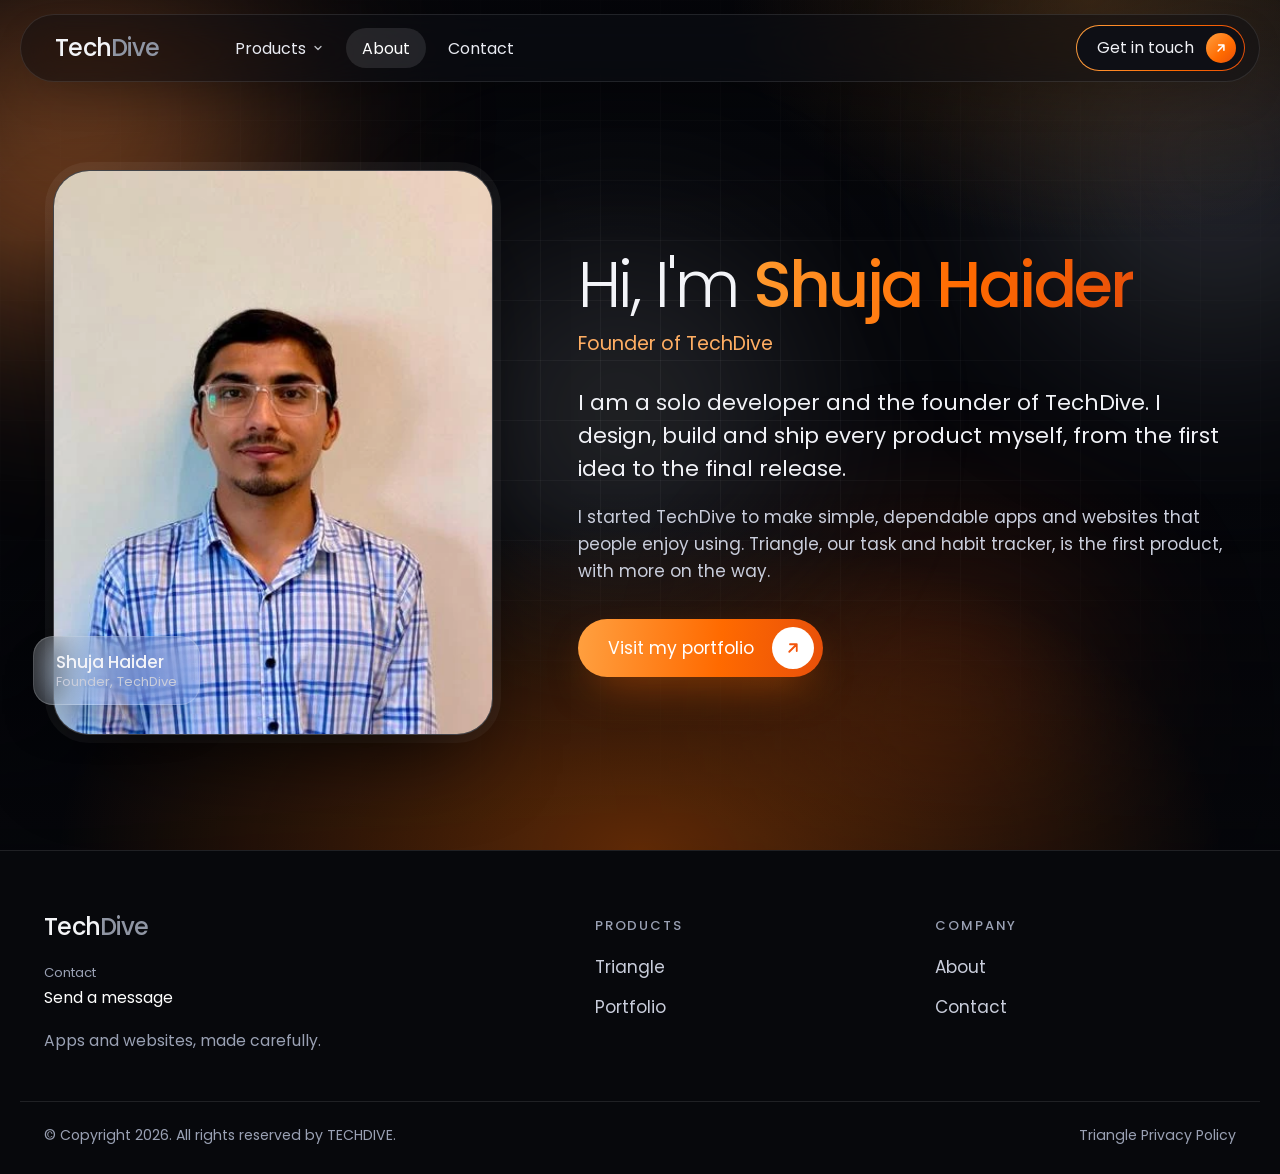
<file: about.html>
<!doctype html>
<html lang="en">
<head>
<meta charset="utf-8">
<meta name="viewport" content="width=device-width, initial-scale=1">
<title>About TechDive | Shuja Haider, Founder</title>
<meta name="description" content="Meet Shuja Haider, a solo developer and the founder of TechDive. He designs, builds and ships every product himself, starting with the Triangle app.">
<meta name="theme-color" content="#05060a">
<link rel="icon" href="favicon.svg" type="image/svg+xml">
<link rel="preconnect" href="https://fonts.googleapis.com">
<link rel="preconnect" href="https://fonts.gstatic.com" crossorigin>
<link rel="stylesheet" href="https://fonts.googleapis.com/css2?family=Poppins:wght@300;400;500;600&display=swap" media="print" onload="this.media='all'">
<link rel="stylesheet" href="style.css">
<script>document.documentElement.classList.add('js')</script>
<link rel="canonical" href="https://techdive.app/about.html">
<meta name="robots" content="index, follow, max-image-preview:large">
<meta name="author" content="Shuja Haider">
<meta property="og:site_name" content="TechDive">
<meta property="og:locale" content="en_US">
<meta property="og:type" content="profile">
<meta property="og:title" content="About TechDive | Shuja Haider, Founder">
<meta property="og:description" content="Meet Shuja Haider, a solo developer and the founder of TechDive. He designs, builds and ships every product himself, starting with the Triangle app.">
<meta property="og:url" content="https://techdive.app/about.html">
<meta property="og:image" content="https://techdive.app/img/og-techdive.png">
<meta property="og:image:width" content="1200">
<meta property="og:image:height" content="630">
<meta property="og:image:alt" content="TechDive: we build apps and tools people love to use">
<meta name="twitter:card" content="summary_large_image">
<meta name="twitter:title" content="About TechDive | Shuja Haider, Founder">
<meta name="twitter:description" content="Meet Shuja Haider, a solo developer and the founder of TechDive. He designs, builds and ships every product himself, starting with the Triangle app.">
<meta name="twitter:image" content="https://techdive.app/img/og-techdive.png">
<script type="application/ld+json">{"@context":"https://schema.org","@type":"ProfilePage","url":"https://techdive.app/about.html","name":"About TechDive | Shuja Haider, Founder","mainEntity":{"@type":"Person","@id":"https://techdive.app/about.html#shuja","name":"Shuja Haider","jobTitle":"Founder of TechDive","url":"https://techdive.app/about.html","image":"https://techdive.app/img/shuja.webp","worksFor":{"@id":"https://techdive.app/#org"},"sameAs":["https://shuja-haider.vercel.app/"]}}</script>
</head>
<body class="page-about">
<a class="skip" href="#main">Skip to content</a>

<header class="nav" id="nav">
  <div class="nav-in">
    <a class="logo" href="index.html" aria-label="TechDive home"><span class="logo-t">Tech</span><span class="logo-d">Dive</span></a>
    <nav class="nav-links" aria-label="Primary">
      <div class="dd">
        <button class="dd-btn" type="button" aria-haspopup="true" aria-expanded="false">Products <svg class="chev" width="12" height="12" viewBox="0 0 24 24" aria-hidden="true"><path fill="none" stroke="currentColor" stroke-width="2.6" stroke-linecap="round" stroke-linejoin="round" d="m6 9 6 6 6-6"/></svg></button>
        <div class="dd-menu">
          <a href="index.html#triangle"><b>Triangle</b><small>Task &amp; habit tracker</small></a>
        </div>
      </div>
      <a href="about.html" class="is-here" aria-current="page">About</a>
      <a href="index.html#contact">Contact</a>
    </nav>
    <a class="nav-cta" href="index.html#contact"><span>Get in touch</span><span class="go"><svg width="14" height="14" viewBox="0 0 24 24" aria-hidden="true"><path fill="none" stroke="#fff" stroke-width="2.6" stroke-linecap="round" stroke-linejoin="round" d="M7 17 17 7M8 7h9v9"/></svg></span></a>
    <button class="nav-toggle" id="navToggle" type="button" aria-label="Open menu" aria-expanded="false" aria-controls="navMenu"><span></span><span></span><span></span></button>
  </div>
  <div class="nav-menu" id="navMenu">
    <a href="index.html#products">Products</a><a href="about.html">About</a><a href="index.html#contact">Contact</a>
  </div>
</header>

<main id="main">

  <!-- ABOUT HERO -->
  <section class="ab-hero">
    <div class="hero-bg" aria-hidden="true">
      <div class="aurora"><i class="o1"></i><i class="o2"></i><i class="o3"></i><i class="o4"></i></div>
      <div class="grid-bg"></div>
      <div class="shade"></div>
    </div>
    <div class="wrap ab-grid">
      <figure class="ab-photo reveal">
        <div class="ab-frame"><img src="img/shuja.webp" alt="Shuja Haider, founder of TechDive" width="413" height="531" fetchpriority="high"></div>
        <figcaption class="ab-badge"><b>Shuja Haider</b><small>Founder, TechDive</small></figcaption>
      </figure>
      <div class="ab-copy">
        <h1 class="reveal">Hi, I'm <span class="accent">Shuja Haider</span></h1>
        <p class="ab-role reveal">Founder of TechDive</p>
        <p class="ab-lead reveal">I am a solo developer and the founder of TechDive. I design, build and ship every product myself, from the first idea to the final release.</p>
        <p class="ab-text reveal">I started TechDive to make simple, dependable apps and websites that people enjoy using. Triangle, our task and habit tracker, is the first product, with more on the way.</p>
        <div class="ab-cta reveal">
          <a class="btn-pill" href="https://shuja-haider.vercel.app/" target="_blank" rel="noopener"><span>Visit my portfolio</span><span class="go-w"><svg width="18" height="18" viewBox="0 0 24 24" aria-hidden="true"><path fill="none" stroke="currentColor" stroke-width="2.4" stroke-linecap="round" stroke-linejoin="round" d="M7 17 17 7M8 7h9v9"/></svg></span></a>
        </div>
      </div>
    </div>
  </section>
</main>

<footer class="footer">
  <div class="wrap foot">
    <div class="foot-brand">
      <a class="logo" href="index.html" aria-label="TechDive home"><span class="logo-t">Tech</span><span class="logo-d">Dive</span></a>
      <p><span class="lbl">Contact</span><a href="index.html#contact">Send a message</a></p>
      <p class="muted">Apps and websites, made carefully.</p>
    </div>
    <div class="foot-col"><h4>PRODUCTS</h4><a href="index.html#triangle">Triangle</a><a href="index.html#portfolio">Portfolio</a></div>
    <div class="foot-col"><h4>COMPANY</h4><a href="about.html">About</a><a href="index.html#contact">Contact</a></div>
  </div>
  <div class="wrap foot-bottom"><span>&copy; Copyright <span id="yr">2026</span>. All rights reserved by TECHDIVE.</span><span><a href="triangle/privacy.html">Triangle Privacy Policy</a></span></div>
</footer>

<script src="script.js"></script>
</body>
</html>
</file>
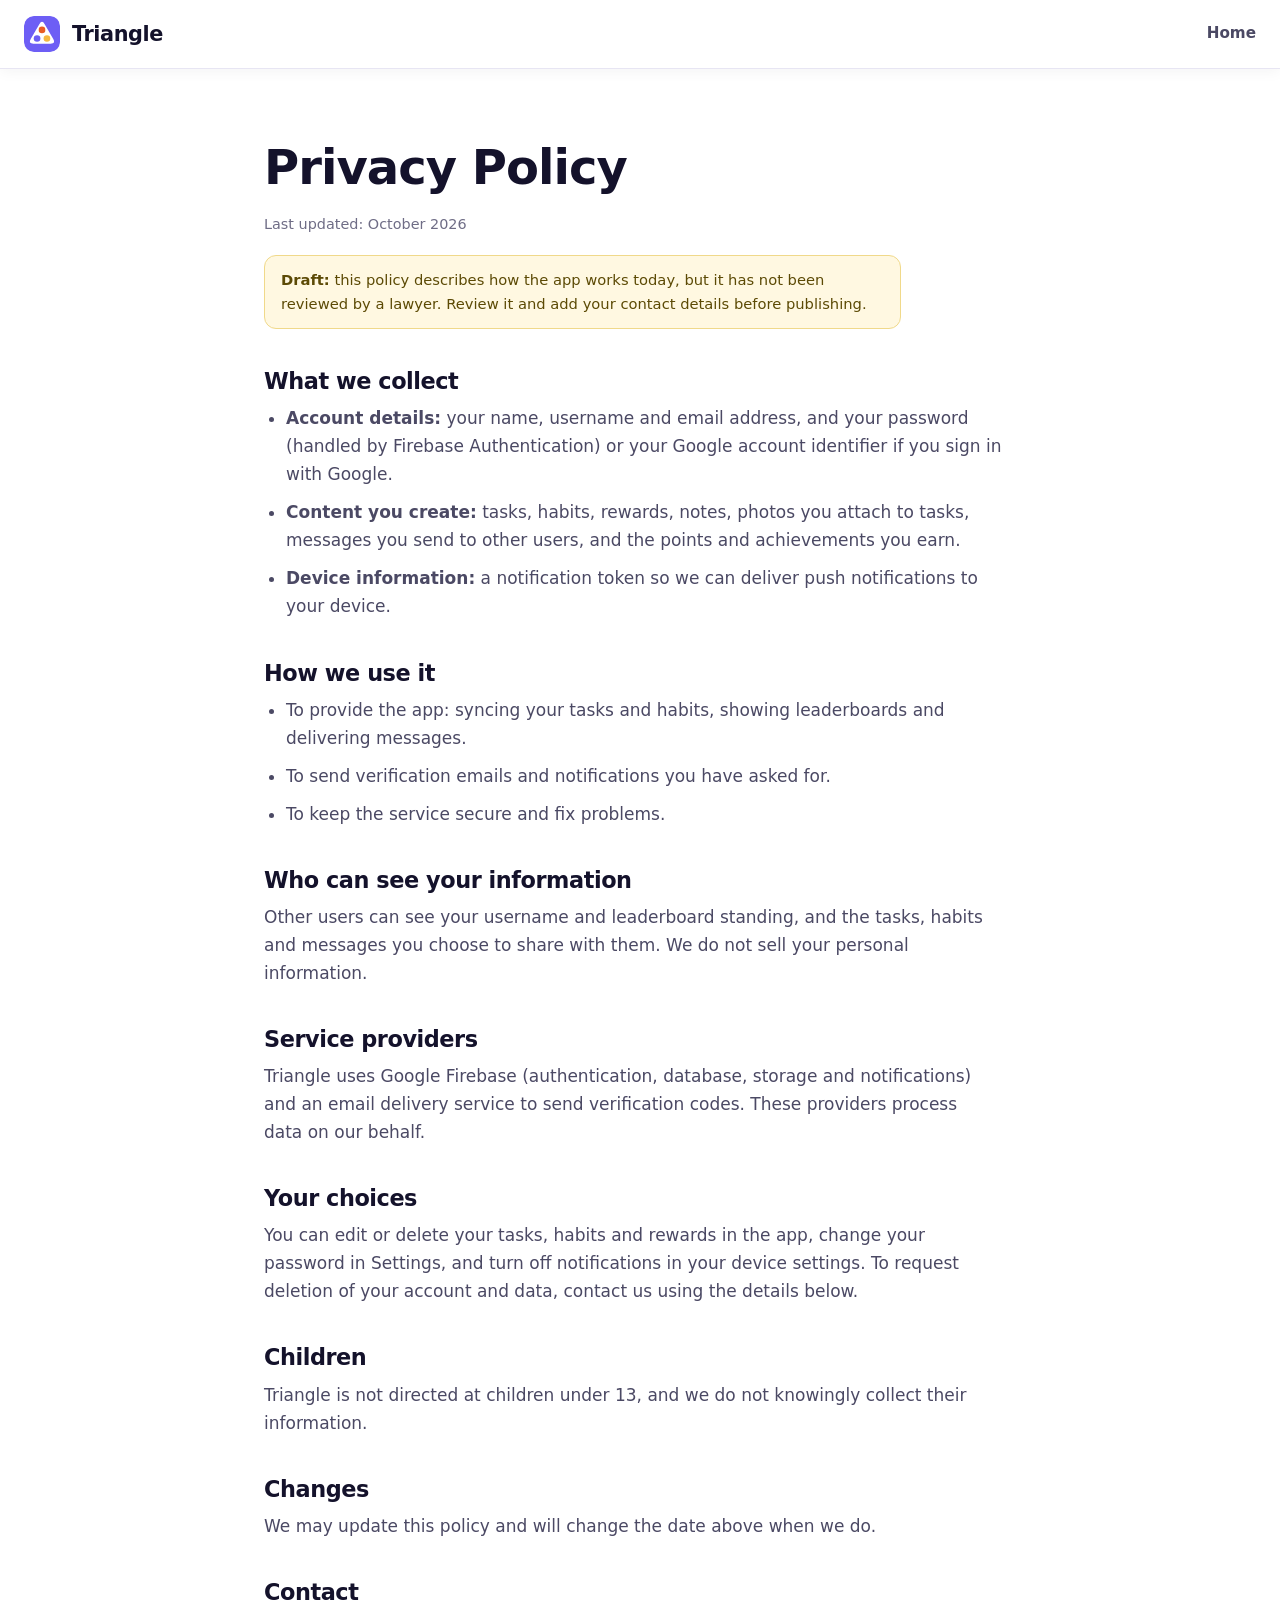
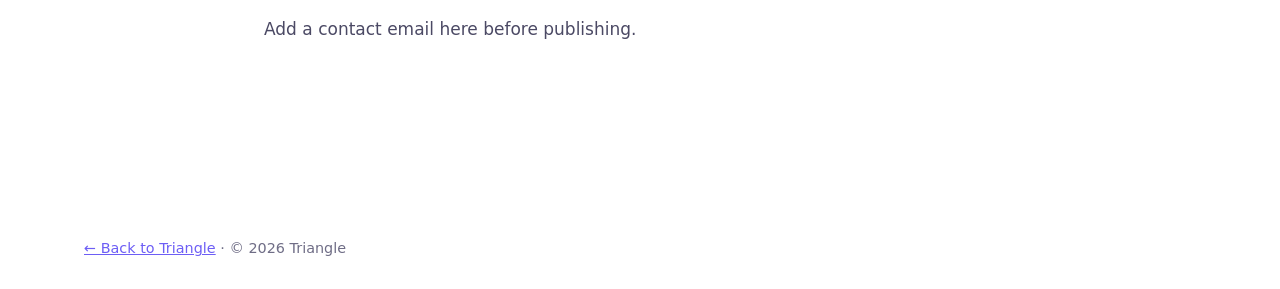
<file: triangle/privacy.html>
<!doctype html>
<html lang="en">
<head>
<meta charset="utf-8">
<meta name="viewport" content="width=device-width, initial-scale=1">
<title>Privacy Policy – Triangle</title>
<meta name="description" content="How the Triangle app collects, uses and protects your information, who can see it, and the choices you have over your data.">
<link rel="icon" href="img/favicon.svg" type="image/svg+xml">
<link rel="stylesheet" href="style.css">
<link rel="canonical" href="https://techdive.app/triangle/privacy.html">
<meta name="robots" content="index, follow">
</head>
<body>
<header class="nav scrolled">
  <div class="wrap nav-in">
    <a class="brand" href="index.html" aria-label="Triangle home"><img src="img/icon.svg" alt="" width="36" height="36"><span>Triangle</span></a>
    <nav aria-label="Primary"><a class="nav-link" href="index.html">Home</a></nav>
  </div>
</header>

<main class="legal">
  <div class="wrap narrow">
    <h1>Privacy Policy</h1>
    <p class="fine">Last updated: October 2026</p>
    <p class="draft"><strong>Draft:</strong> this policy describes how the app works today, but it has not been reviewed by a lawyer. Review it and add your contact details before publishing.</p>

    <h2>What we collect</h2>
    <ul>
      <li><strong>Account details:</strong> your name, username and email address, and your password (handled by Firebase Authentication) or your Google account identifier if you sign in with Google.</li>
      <li><strong>Content you create:</strong> tasks, habits, rewards, notes, photos you attach to tasks, messages you send to other users, and the points and achievements you earn.</li>
      <li><strong>Device information:</strong> a notification token so we can deliver push notifications to your device.</li>
    </ul>

    <h2>How we use it</h2>
    <ul>
      <li>To provide the app: syncing your tasks and habits, showing leaderboards and delivering messages.</li>
      <li>To send verification emails and notifications you have asked for.</li>
      <li>To keep the service secure and fix problems.</li>
    </ul>

    <h2>Who can see your information</h2>
    <p>Other users can see your username and leaderboard standing, and the tasks, habits and messages you choose to share with them. We do not sell your personal information.</p>

    <h2>Service providers</h2>
    <p>Triangle uses Google Firebase (authentication, database, storage and notifications) and an email delivery service to send verification codes. These providers process data on our behalf.</p>

    <h2>Your choices</h2>
    <p>You can edit or delete your tasks, habits and rewards in the app, change your password in Settings, and turn off notifications in your device settings. To request deletion of your account and data, contact us using the details below.</p>

    <h2>Children</h2>
    <p>Triangle is not directed at children under 13, and we do not knowingly collect their information.</p>

    <h2>Changes</h2>
    <p>We may update this policy and will change the date above when we do.</p>

    <h2>Contact</h2>
    <p>Add a contact email here before publishing.</p>
  </div>
</main>

<footer class="footer">
  <div class="wrap foot-base" style="margin-top:0;border-top:0"><a href="index.html">&larr; Back to Triangle</a> &middot; &copy; 2026 Triangle</div>
</footer>
</body>
</html>
</file>
<file: style.css>
/* TechDive: dark floating nav, full-screen hero, stacked product cards, dark footer.
   Brand: orange, pink, violet and blue gradient on near-black. */
:root{
  --bg:#05060a;--bg2:#08090e;
  --line:rgba(255,255,255,.1);--line2:rgba(255,255,255,.18);
  --text:#f3f4f8;--muted:#9aa1b4;--soft:#c9cddb;
  --ink:#16171f;--ink2:#5d6070;--paper:#f4f4f7;
  --grad:linear-gradient(95deg,#FF9A2E 0%,#FF6A00 55%,#E8500A 100%);
  --orange:#FF6A00;
  --max:1240px;
  --font:"Poppins",system-ui,-apple-system,"Segoe UI",Roboto,sans-serif;
}
*{box-sizing:border-box}
html{scroll-behavior:smooth;scroll-padding-top:96px;-webkit-text-size-adjust:100%}
body{margin:0;background:var(--bg);color:var(--text);font-family:var(--font);font-size:17px;line-height:1.6;font-weight:400;-webkit-font-smoothing:antialiased;overflow-x:clip}
img{max-width:100%;display:block}
a{color:inherit;text-decoration:none}
h1,h2,h3,h4,p,ul{margin:0}
ul{padding:0;list-style:none}
.wrap{width:100%;max-width:var(--max);margin:0 auto;padding:0 24px}
.skip{position:absolute;left:-999px;top:8px;background:#fff;color:#000;padding:8px 14px;border-radius:8px;z-index:100}
.skip:focus{left:12px}
:focus-visible{outline:2px solid #ffb067;outline-offset:3px;border-radius:8px}
.accent{background:var(--grad);-webkit-background-clip:text;background-clip:text;color:transparent;-webkit-text-fill-color:transparent;font-weight:500}

/* ---------- logo: plain white and grey ---------- */
.logo{font-weight:500;font-size:1.5rem;letter-spacing:-.03em;line-height:1;display:inline-flex;flex:none}
.logo-t{color:#f3f4f7}
.logo-d{color:#8f95a3}

/* ---------- nav: floating dark pill ---------- */
.nav{position:sticky;top:0;z-index:60;padding:14px 18px 0;pointer-events:none}
.nav-in{pointer-events:auto;max-width:1240px;margin:0 auto;display:flex;align-items:center;gap:26px;height:68px;padding:0 14px 0 34px;border-radius:34px;border:1px solid var(--line);background:rgba(14,15,21,.55);backdrop-filter:blur(18px) saturate(150%);-webkit-backdrop-filter:blur(18px) saturate(150%);box-shadow:0 18px 50px -28px rgba(0,0,0,.9);transition:background .25s,border-color .25s}
.nav.scrolled .nav-in{background:rgba(10,11,16,.86);border-color:var(--line2)}
.nav-links{display:flex;align-items:center;gap:6px;margin-left:34px}
.nav-links>a,.dd-btn{display:inline-flex;align-items:center;gap:6px;height:40px;padding:0 16px;border-radius:999px;border:0;background:none;color:#e9ebf2;font:400 1rem var(--font);cursor:pointer;transition:background .2s,color .2s}
.nav-links>a:hover,.dd-btn:hover,.dd.open .dd-btn{background:rgba(255,255,255,.08);color:#fff}
.chev{transition:transform .25s;opacity:.8}
.dd{position:relative}
.dd.open .chev{transform:rotate(180deg)}
.dd-menu{position:absolute;left:0;top:calc(100% + 14px);min-width:260px;padding:8px;border-radius:20px;border:1px solid var(--line2);background:rgba(12,13,19,.97);box-shadow:0 30px 60px -20px rgba(0,0,0,.9);opacity:0;visibility:hidden;transform:translateY(-6px);transition:opacity .2s,transform .2s,visibility .2s}
.dd.open .dd-menu,.dd:focus-within .dd-menu{opacity:1;visibility:visible;transform:none}
@media (hover:hover){.dd:hover .dd-menu{opacity:1;visibility:visible;transform:none}.dd:hover .chev{transform:rotate(180deg)}.dd:hover .dd-btn{background:rgba(255,255,255,.08);color:#fff}}
.dd-menu a{display:flex;flex-direction:column;gap:2px;padding:12px 14px;border-radius:14px;transition:background .2s}
.dd-menu a:hover{background:rgba(255,255,255,.08)}
.dd-menu b{font-weight:500;font-size:.98rem;color:#fff}
.dd-menu small{color:var(--muted);font-size:.82rem}
.nav-cta{margin-left:auto;flex:none;display:inline-flex;align-items:center;gap:12px;height:46px;padding:0 8px 0 20px;border-radius:999px;color:#f1f2f6;font-weight:400;font-size:.98rem;border:1px solid transparent;background:linear-gradient(#0e0f15,#0e0f15) padding-box,linear-gradient(100deg,#FFA040,#FF6A00 60%,#E8500A) border-box;transition:transform .25s,box-shadow .25s}
.nav-cta:hover{transform:translateY(-1px);box-shadow:0 10px 28px -12px rgba(255,106,0,.65)}
.go{flex:none;width:30px;height:30px;border-radius:50%;display:grid;place-items:center;background:linear-gradient(135deg,#FFA040,#FF6A00 60%,#E8500A)}
.nav-toggle,.nav-menu{display:none}

/* ---------- gradient pill button (hero + contact) ---------- */
.btn-pill{display:inline-flex;align-items:center;gap:18px;height:58px;padding:0 9px 0 30px;border-radius:999px;color:#fff;font-size:1.08rem;font-weight:400;background:linear-gradient(95deg,#FFA040 0%,#FF6A00 58%,#E8500A 100%);box-shadow:0 18px 44px -16px rgba(255,106,0,.6);transition:transform .25s,box-shadow .25s}
.btn-pill:hover{transform:translateY(-2px);box-shadow:0 24px 50px -16px rgba(255,106,0,.7)}
.go-w{flex:none;width:42px;height:42px;border-radius:50%;background:#fff;color:#F2540B;display:grid;place-items:center}

/* ---------- hero ---------- */
.hero{position:relative;isolation:isolate;overflow:hidden;min-height:100vh;min-height:100svh;margin-top:-82px;padding-top:82px;display:grid;grid-template-rows:1fr auto}
.hero-bg{position:absolute;inset:0;z-index:-1;background:#05060a}
.aurora{position:absolute;inset:-10% -10% 0}
.aurora i{position:absolute;border-radius:50%;filter:blur(100px);opacity:.6;will-change:transform}
.aurora .o1{width:46vw;height:46vw;max-width:680px;max-height:680px;left:-6%;top:-10%;background:radial-gradient(circle,#FF8A3D,transparent 68%);animation:drift1 22s ease-in-out infinite alternate}
.aurora .o2{width:44vw;height:44vw;max-width:660px;max-height:660px;right:-6%;top:-4%;background:radial-gradient(circle,#8d93a1,transparent 68%);opacity:.5;animation:drift2 26s ease-in-out infinite alternate}
.aurora .o3{width:40vw;height:40vw;max-width:600px;max-height:600px;left:32%;top:26%;background:radial-gradient(circle,#e4e6ec,transparent 68%);opacity:.22;animation:drift3 30s ease-in-out infinite alternate}
.aurora .o4{width:30vw;height:30vw;max-width:440px;max-height:440px;right:18%;bottom:-6%;background:radial-gradient(circle,#F2540B,transparent 68%);opacity:.42;animation:drift1 28s ease-in-out infinite alternate-reverse}
@keyframes drift1{to{transform:translate(9vw,7vh) scale(1.12)}}
@keyframes drift2{to{transform:translate(-8vw,9vh) scale(1.08)}}
@keyframes drift3{to{transform:translate(-6vw,-6vh) scale(1.18)}}
.grid-bg{position:absolute;inset:0;background-image:linear-gradient(rgba(255,255,255,.05) 1px,transparent 1px),linear-gradient(90deg,rgba(255,255,255,.05) 1px,transparent 1px);background-size:60px 60px;-webkit-mask-image:radial-gradient(ellipse 80% 70% at 50% 45%,#000,transparent 80%);mask-image:radial-gradient(ellipse 80% 70% at 50% 45%,#000,transparent 80%)}
.sparks{position:absolute;inset:0;width:100%;height:100%}
.shade{position:absolute;inset:0;background:linear-gradient(180deg,rgba(5,6,10,.55) 0%,rgba(5,6,10,0) 28%,rgba(5,6,10,0) 58%,rgba(5,6,10,.85) 100%)}
.hero-in{align-self:center;text-align:center;padding:60px 24px 40px;max-width:1100px;margin:0 auto;display:flex;flex-direction:column;align-items:center}
.hero h1{font-weight:300;font-size:clamp(2.5rem,6.2vw,5.4rem);line-height:1.08;letter-spacing:-.04em;color:#fff}
.hero-sub{margin:26px 0 38px;max-width:36em;font-size:clamp(1.02rem,1.5vw,1.25rem);font-weight:400;color:#eceef6}
.hero-card{position:absolute;right:clamp(18px,5vw,90px);bottom:170px;width:min(420px,calc(100% - 36px));padding:22px 24px 24px;border-radius:26px;background:linear-gradient(145deg,rgba(255,255,255,.14),rgba(255,255,255,.05));border:1px solid var(--line2);backdrop-filter:blur(20px) saturate(140%);-webkit-backdrop-filter:blur(20px) saturate(140%);box-shadow:0 30px 70px -30px rgba(0,0,0,.9);transition:transform .3s,border-color .3s}
.hero-card:hover{transform:translateY(-4px);border-color:rgba(255,255,255,.34)}
.hc-top{display:flex;align-items:center;gap:14px}
.hc-top img{width:44px;height:44px;border-radius:12px}
.hc-name{display:flex;flex-direction:column;line-height:1.25}
.hc-name b{font-weight:500;font-size:1.08rem}
.hc-name small{color:var(--soft);font-size:.8rem}
.hero-card p{margin-top:14px;padding-right:40px;font-size:.95rem;line-height:1.55;color:#eceef6}
.hc-arrow{position:absolute;right:20px;top:22px;color:#fff;opacity:.9}
.marks{position:relative;overflow:hidden;padding:26px 0 30px;-webkit-mask-image:linear-gradient(90deg,transparent,#000 10%,#000 90%,transparent);mask-image:linear-gradient(90deg,transparent,#000 10%,#000 90%,transparent)}
.marks-track{display:flex;align-items:center;gap:90px;width:max-content;animation:marks 40s linear infinite;padding-right:90px}
.mk{display:inline-flex;align-items:center;gap:14px;font-size:1.6rem;font-weight:500;letter-spacing:-.03em;color:rgba(255,255,255,.55);white-space:nowrap}
.mk img{width:34px;height:34px;border-radius:9px;filter:grayscale(1) brightness(1.4);opacity:.8}
.mt{width:34px;height:34px;border-radius:10px;display:inline-block;opacity:.75;filter:grayscale(.6)}
.mt-don{background:linear-gradient(135deg,#FFA040,#E8500A)}
.mt-dock{background:linear-gradient(135deg,#d3d6de,#7b8190)}
@keyframes marks{to{transform:translateX(-50%)}}

/* ---------- products: light section with stacked cards ---------- */
.products{background:var(--paper);color:var(--ink);padding:clamp(80px,11vw,150px) 0 clamp(80px,10vw,140px);position:relative}
.p-head{text-align:center;max-width:860px;margin:0 auto clamp(46px,6vw,80px)}
.p-head h2{font-weight:300;font-size:clamp(2.1rem,4.8vw,3.8rem);line-height:1.12;letter-spacing:-.04em;color:#23242c}
.p-head p{margin-top:22px;color:var(--ink2);font-size:clamp(1rem,1.4vw,1.2rem)}
.stack{display:grid;gap:28px;padding-bottom:20px}
.pcard{position:sticky;top:calc(96px + var(--i) * 20px);height:clamp(520px,50vw,660px);border-radius:32px;overflow:hidden;isolation:isolate;color:#fff;box-shadow:0 30px 70px -30px rgba(20,20,40,.55)}
.pc-art{position:absolute;inset:0;z-index:-1;overflow:hidden}
.c-tri{background:linear-gradient(135deg,#121317,#25272e 50%,#3b2a1f)}
.c-don{background:linear-gradient(135deg,#2a1205,#8a3a0a 50%,#ff7a1a)}
.c-dock{background:linear-gradient(135deg,#101216,#2a2e38 55%,#555b69)}
.c-co{background:linear-gradient(135deg,#0d0e12,#1c1d23 55%,#2e2c31)}
.blob{position:absolute;border-radius:50%;filter:blur(80px);opacity:.6}
.c-tri .b1{width:480px;height:480px;right:-60px;top:-120px;background:#ff8a3d;opacity:.4}
.c-tri .b2{width:520px;height:520px;right:25%;bottom:-220px;background:#9aa0ad;opacity:.28}
.c-don .b1{width:520px;height:520px;right:-80px;top:-100px;background:#ffb067;opacity:.5}
.c-don .b2{width:460px;height:460px;right:30%;bottom:-200px;background:#ffb13d;opacity:.4}
.c-dock .b1{width:520px;height:520px;right:-60px;top:-140px;background:#cfd3dc;opacity:.3}
.c-dock .b2{width:460px;height:460px;right:30%;bottom:-200px;background:#ff7a1a;opacity:.3}
.c-co .b1{width:480px;height:480px;right:-60px;top:-120px;background:#ff7a1a;opacity:.32}
.c-co .b2{width:420px;height:420px;right:28%;bottom:-200px;background:#9aa0ad;opacity:.28}

.pc-panel{position:absolute;left:clamp(18px,3.4vw,46px);bottom:clamp(18px,3.4vw,46px);width:min(440px,calc(100% - 36px));padding:28px 30px 30px;border-radius:26px;background:rgba(32,33,42,.5);backdrop-filter:blur(22px) saturate(140%);-webkit-backdrop-filter:blur(22px) saturate(140%);border:1px solid rgba(255,255,255,.2);box-shadow:0 30px 60px -30px rgba(0,0,0,.7)}
.pc-top{display:flex;align-items:center;justify-content:space-between;gap:16px;margin-bottom:18px}
.pc-top h3{font-weight:400;font-size:clamp(1.5rem,2.4vw,1.9rem);letter-spacing:-.02em}
.pc-go{flex:none;width:52px;height:52px;border-radius:50%;border:1.6px solid #fff;display:grid;place-items:center;color:#fff;transition:background .25s,color .25s,transform .25s}
.pc-go:hover{background:#fff;color:#111;transform:rotate(45deg)}
.pc-panel ul{display:grid;gap:9px}
.pc-panel li{position:relative;padding-left:24px;font-size:1.02rem}
.pc-panel li::before{content:"";position:absolute;left:3px;top:.68em;width:7px;height:7px;border-radius:50%;background:#fff}

/* art: Triangle phones */
.phones{position:absolute;right:3%;top:0;bottom:0;width:min(56%,640px)}
.phone{position:absolute;width:min(40%,250px);border-radius:32px;padding:6px;background:#0a0a0f;box-shadow:0 0 0 1.5px #2b2b36,0 40px 70px -24px rgba(0,0,0,.9);transition:transform .6s cubic-bezier(.2,.8,.2,1)}
.phone img{border-radius:27px;width:100%;height:auto}
.p1{left:2%;top:12%;transform:rotate(-7deg);z-index:2}
.p2{left:30%;top:24%;transform:rotate(3deg);z-index:3}
.p3{left:58%;top:7%;transform:rotate(9deg);z-index:1}
.c-tri:hover .p1{transform:rotate(-9deg) translate(-8px,-6px)}
.c-tri:hover .p2{transform:rotate(3deg) translateY(-12px)}
.c-tri:hover .p3{transform:rotate(11deg) translate(8px,-6px)}

/* art: Donify */
.glass-tile{position:absolute;right:16%;top:50%;transform:translateY(-50%) rotate(-8deg);width:min(30%,260px);aspect-ratio:1;border-radius:26%;display:grid;place-items:center;background:linear-gradient(145deg,rgba(255,255,255,.3),rgba(255,255,255,.08));border:1px solid rgba(255,255,255,.4);backdrop-filter:blur(16px);-webkit-backdrop-filter:blur(16px);box-shadow:0 40px 80px -30px rgba(0,0,0,.6);transition:transform .6s cubic-bezier(.2,.8,.2,1)}
.glass-tile svg{width:46%;fill:#fff;filter:drop-shadow(0 8px 18px rgba(0,0,0,.35))}
.c-don:hover .glass-tile{transform:translateY(-52%) rotate(-3deg) scale(1.04)}
.soon-tag{position:absolute;right:clamp(18px,3.4vw,46px);top:clamp(18px,3.4vw,46px);padding:9px 18px;border-radius:999px;font-size:.9rem;background:rgba(255,255,255,.14);border:1px solid rgba(255,255,255,.34);backdrop-filter:blur(10px);-webkit-backdrop-filter:blur(10px)}

/* art: Docklify */
.glass-win{position:absolute;right:7%;top:50%;transform:translateY(-52%) rotate(3deg);width:min(48%,540px);border-radius:22px;overflow:hidden;background:linear-gradient(145deg,rgba(255,255,255,.22),rgba(255,255,255,.07));border:1px solid rgba(255,255,255,.34);backdrop-filter:blur(16px);-webkit-backdrop-filter:blur(16px);box-shadow:0 40px 80px -30px rgba(0,0,0,.65);transition:transform .6s cubic-bezier(.2,.8,.2,1)}
.c-dock:hover .glass-win{transform:translateY(-54%) rotate(1deg)}
.gw-bar{display:flex;gap:7px;padding:14px 16px;border-bottom:1px solid rgba(255,255,255,.2)}
.gw-bar i{width:10px;height:10px;border-radius:50%;background:rgba(255,255,255,.5)}
.gw-body{padding:22px 20px 26px;display:grid;gap:12px}
.gw-body b{display:block;height:14px;border-radius:7px;background:rgba(255,255,255,.4)}
.gw-body b:nth-child(1){width:55%;height:20px;background:rgba(255,255,255,.6)}
.gw-body b:nth-child(3){width:82%}
.gw-body span{display:block;height:110px;margin-top:6px;border-radius:14px;background:linear-gradient(135deg,rgba(255,138,61,.75),rgba(190,195,206,.5))}

/* art: company */
.chips{position:absolute;right:7%;top:50%;transform:translateY(-50%);display:grid;gap:18px;justify-items:end}
.chips span{padding:16px 28px;border-radius:999px;font-size:clamp(1rem,1.7vw,1.4rem);font-weight:400;background:linear-gradient(145deg,rgba(255,255,255,.2),rgba(255,255,255,.06));border:1px solid rgba(255,255,255,.3);backdrop-filter:blur(14px);-webkit-backdrop-filter:blur(14px);transform:rotate(var(--r));box-shadow:0 24px 50px -24px rgba(0,0,0,.6);transition:transform .5s cubic-bezier(.2,.8,.2,1)}
.c-co:hover .chips span{transform:rotate(0)}

/* ---------- experience / contact ---------- */
.exp{position:relative;isolation:isolate;overflow:hidden;background:var(--bg);padding:clamp(100px,14vw,200px) 0}
.exp-bg{position:absolute;inset:0;z-index:-1}
.exp-bg i{position:absolute;border-radius:50%;filter:blur(110px);opacity:.5}
.exp-bg .e1{width:42vw;height:42vw;max-width:620px;max-height:620px;left:6%;top:-10%;background:radial-gradient(circle,#FF8A3D,transparent 68%);animation:drift1 24s ease-in-out infinite alternate}
.exp-bg .e2{width:44vw;height:44vw;max-width:640px;max-height:640px;right:4%;bottom:-20%;background:radial-gradient(circle,#8d93a1,transparent 68%);animation:drift2 28s ease-in-out infinite alternate}
.exp-bg .e3{width:34vw;height:34vw;max-width:480px;max-height:480px;left:38%;top:20%;background:radial-gradient(circle,#FF7A1A,transparent 68%);opacity:.4;animation:drift3 30s ease-in-out infinite alternate}
.exp-in{text-align:center;display:flex;flex-direction:column;align-items:center;max-width:860px}
.exp h2{font-weight:300;font-size:clamp(2.2rem,5vw,4rem);line-height:1.1;letter-spacing:-.04em}
.exp p{margin:26px 0 40px;font-size:clamp(1rem,1.5vw,1.2rem);color:#e3e6f0;max-width:36em}

/* ---------- footer ---------- */
.footer{background:#07080c;border-top:1px solid var(--line);padding:64px 0 28px}
.foot{display:grid;grid-template-columns:1.7fr 1fr 1fr;gap:40px}
.foot-brand p{margin-top:18px;color:var(--soft);font-size:.98rem}
.foot-brand .lbl{display:block;color:var(--muted);font-size:.82rem;margin-bottom:2px}
.foot-brand a:not(.logo){color:#fff}
.foot-brand a:not(.logo):hover{text-decoration:underline}
.foot-brand .muted{color:var(--muted)}
.foot-col{display:flex;flex-direction:column;gap:12px}
.foot-col h4{font-weight:500;font-size:.82rem;letter-spacing:.14em;color:var(--muted);margin-bottom:6px}
.foot-col a{color:var(--soft);transition:color .2s}
.foot-col a:hover{color:#fff}
.foot-bottom{display:flex;justify-content:space-between;gap:12px;margin-top:48px;padding-top:22px;border-top:1px solid var(--line);color:var(--muted);font-size:.88rem}
.foot-bottom a:hover{color:#fff;text-decoration:underline}

/* ---------- reveal ---------- */
.js .reveal{opacity:0;transform:translateY(26px);transition:opacity .8s cubic-bezier(.2,.7,.2,1),transform .8s cubic-bezier(.2,.7,.2,1)}
.js .reveal.in{opacity:1;transform:none}

/* ---------- responsive ---------- */
@media (max-width:980px){
  .hero-card{bottom:140px}
  .phones{width:60%}
  .foot{grid-template-columns:1fr 1fr}
  .foot-brand{grid-column:1/-1}
}
@media (max-width:760px){
  body{font-size:16px}
  .wrap{padding:0 16px}
  .nav{padding:10px 12px 0}
  .nav-in{height:58px;gap:10px;padding:0 8px 0 20px;border-radius:30px}
  .nav-links{display:none}
  .nav-cta{height:42px;padding:0 6px 0 16px;font-size:.92rem}
  .go{width:28px;height:28px}
  .nav-toggle{display:inline-flex;flex:none;flex-direction:column;justify-content:center;gap:5px;width:42px;height:42px;padding:0 11px;border:1px solid var(--line2);border-radius:50%;background:rgba(255,255,255,.04);cursor:pointer;pointer-events:auto}
  .nav-toggle span{display:block;height:2px;border-radius:2px;background:#fff;transition:transform .25s,opacity .2s}
  .nav.open .nav-toggle span:nth-child(1){transform:translateY(7px) rotate(45deg)}
  .nav.open .nav-toggle span:nth-child(2){opacity:0}
  .nav.open .nav-toggle span:nth-child(3){transform:translateY(-7px) rotate(-45deg)}
  .nav-menu{display:block;pointer-events:auto;margin:8px 0 0;border-radius:26px;border:1px solid var(--line2);background:rgba(10,11,16,.97);padding:6px 20px 10px;opacity:0;visibility:hidden;transform:translateY(-8px);transition:opacity .2s,transform .2s,visibility .2s}
  .nav.open .nav-menu{opacity:1;visibility:visible;transform:none}
  .nav-menu a{display:block;padding:15px 4px;font-weight:400;border-bottom:1px solid var(--line)}
  .nav-menu a:last-child{border-bottom:0}
  .hero{margin-top:-72px;padding-top:72px}
  .hero-in{align-self:end;text-align:left;align-items:flex-start;padding:40px 18px 24px}
  .hero-sub{margin:20px 0 28px}
  .hero-card{position:relative;right:auto;bottom:auto;margin:0 18px 22px;width:auto}
  .marks-track{gap:56px}
  .mk{font-size:1.25rem}
  .btn-pill{height:54px;font-size:1rem}
  .pcard{position:relative;top:auto;height:auto;min-height:0;display:flex;flex-direction:column}
  .pc-art{position:relative;inset:auto;height:300px;z-index:0}
  .pc-panel{position:relative;left:auto;bottom:auto;width:auto;margin:-26px 14px 14px;z-index:1}
  .phones{width:100%;right:0}
  .phone{width:38%}
  .glass-tile{right:50%;transform:translate(50%,-50%) rotate(-8deg);width:150px}
  .c-don:hover .glass-tile{transform:translate(50%,-50%) rotate(-8deg)}
  .glass-win{right:50%;transform:translate(50%,-50%) rotate(3deg);width:72%}
  .c-dock:hover .glass-win{transform:translate(50%,-50%) rotate(3deg)}
  .chips{right:50%;transform:translate(50%,-50%);justify-items:center}
  .chips span{padding:12px 22px}
  .foot{grid-template-columns:1fr 1fr}
  .foot-bottom{flex-direction:column}
}
@media (max-width:350px){.nav-cta>span:first-child{display:none}.nav-cta{padding:0 6px}}
.nav-cta,.go,.nav-toggle{flex:none}

@media (prefers-reduced-motion:reduce){
  html{scroll-behavior:auto}
  .aurora i,.marks-track,.exp-bg i{animation:none}
  .js .reveal{opacity:1;transform:none;transition:none}
}

/* stronger orange glow */
.aurora .o1{opacity:.8}
.aurora .o4{opacity:.62}
.aurora .o2{opacity:.38}
.hero-bg::after{content:"";position:absolute;inset:0;background:radial-gradient(65% 55% at 50% 100%,rgba(255,106,0,.36),transparent 70%),radial-gradient(40% 40% at 85% 0%,rgba(255,154,46,.18),transparent 70%);pointer-events:none}
.exp-bg .e1{opacity:.62}

/* product logo beside the card title */
.pc-title{display:flex;align-items:center;gap:14px;min-width:0}
.pc-title img{flex:none;width:52px;height:52px;border-radius:14px;box-shadow:0 8px 22px -8px rgba(0,0,0,.6)}
@media (max-width:760px){.pc-title img{width:46px;height:46px}}

/* ---------- about page ---------- */
.btn-ghost{display:inline-flex;align-items:center;justify-content:center;height:58px;padding:0 30px;border-radius:999px;color:#fff;font-size:1.05rem;border:1px solid var(--line2);background:rgba(255,255,255,.04);transition:background .25s,border-color .25s,transform .25s}
.btn-ghost:hover{background:rgba(255,255,255,.1);border-color:rgba(255,255,255,.4);transform:translateY(-2px)}
.nav-links>a.is-here{color:#fff;background:rgba(255,255,255,.1)}
.ab-hero{position:relative;isolation:isolate;overflow:hidden;margin-top:-82px;padding:clamp(130px,14vw,170px) 0 clamp(70px,9vw,120px)}
.ab-grid{display:grid;grid-template-columns:.82fr 1.18fr;gap:clamp(32px,6vw,96px);align-items:center}
.ab-photo{position:relative;margin:0;width:100%;max-width:440px;justify-self:center}
.ab-photo::before{content:"";position:absolute;inset:-8% -10%;z-index:-1;background:radial-gradient(closest-side,rgba(255,106,0,.5),transparent 70%);filter:blur(34px)}
.ab-frame{border-radius:36px;overflow:hidden;border:1px solid var(--line2);box-shadow:0 40px 90px -30px rgba(0,0,0,.85),0 0 0 8px rgba(255,255,255,.05);background:#1a1b21}
.ab-frame img{width:100%;height:auto;aspect-ratio:413/531;object-fit:cover}
.ab-badge{position:absolute;left:-20px;bottom:30px;display:flex;flex-direction:column;line-height:1.3;padding:14px 22px;border-radius:20px;background:linear-gradient(145deg,rgba(255,255,255,.16),rgba(255,255,255,.06));border:1px solid var(--line2);backdrop-filter:blur(18px);-webkit-backdrop-filter:blur(18px);box-shadow:0 24px 50px -24px rgba(0,0,0,.8)}
.ab-badge b{font-weight:500}
.ab-badge small{color:var(--soft);font-size:.82rem}
.ab-tag{display:inline-block;padding:7px 16px;border-radius:999px;border:1px solid var(--line2);background:rgba(255,255,255,.05);color:var(--soft);font-size:.9rem}
.ab-copy h1{margin-top:22px;font-weight:300;font-size:clamp(2.4rem,5vw,4.2rem);line-height:1.08;letter-spacing:-.04em}
.ab-role{margin-top:10px;font-size:1.2rem;color:#ffae63}
.ab-lead{margin-top:26px;font-size:clamp(1.1rem,1.7vw,1.35rem);line-height:1.55;color:#f1f2f7;max-width:34em}
.ab-text{margin-top:18px;color:var(--soft);max-width:38em}
.ab-cta{display:flex;flex-wrap:wrap;gap:14px;margin-top:34px}

.ab-values{background:var(--paper);color:var(--ink);padding:clamp(80px,10vw,130px) 0}
.val-grid{display:grid;grid-template-columns:repeat(3,1fr);gap:22px}
.val{padding:34px 30px 36px;border-radius:28px;background:#fff;border:1px solid #e6e7ee;box-shadow:0 24px 50px -34px rgba(20,20,40,.35);transition:transform .3s,box-shadow .3s}
.val:hover{transform:translateY(-5px);box-shadow:0 30px 60px -30px rgba(255,106,0,.35)}
.val-n{display:inline-block;font-weight:500;font-size:.95rem;background:var(--grad);-webkit-background-clip:text;background-clip:text;color:transparent;-webkit-text-fill-color:transparent}
.val h3{margin:20px 0 10px;font-weight:500;font-size:1.35rem;letter-spacing:-.02em;color:#1d1e26}
.val p{color:var(--ink2);font-size:1rem}

.ab-skills{padding:clamp(70px,9vw,120px) 0;text-align:center;border-top:1px solid var(--line)}
.ab-skills h2{font-weight:300;font-size:clamp(2rem,4.2vw,3.2rem);letter-spacing:-.04em}
.chips-row{display:flex;flex-wrap:wrap;gap:12px;justify-content:center;margin:36px auto 0;max-width:860px}
.chips-row li{padding:11px 22px;border-radius:999px;border:1px solid var(--line2);background:rgba(255,255,255,.04);color:#e8eaf2;font-size:.98rem;transition:border-color .25s,background .25s,transform .25s}
.chips-row li:hover{border-color:#ff8a2b;background:rgba(255,106,0,.12);transform:translateY(-2px)}

@media (max-width:900px){
  .ab-grid{grid-template-columns:1fr}
  .ab-photo{max-width:360px}
  .ab-badge{left:12px;bottom:18px}
  .val-grid{grid-template-columns:1fr}
}
@media (max-width:760px){
  .ab-hero{margin-top:-72px;padding-top:120px}
  .ab-cta .btn-pill,.ab-cta .btn-ghost{flex:1 1 100%}
}

/* ---------- portfolio card: live preview of the first page ---------- */
.c-port{background:linear-gradient(135deg,#0f1013,#23252c 55%,#3a2c22)}
.c-port .b1{width:520px;height:520px;right:-60px;top:-140px;background:#ff7a1a;opacity:.38}
.c-port .b2{width:440px;height:440px;right:34%;bottom:-200px;background:#9aa0ad;opacity:.25}
.pwin{position:absolute;right:5%;top:50%;transform:translateY(-52%) rotate(2deg);width:min(56%,760px);border-radius:20px;overflow:hidden;background:#17181d;border:1px solid rgba(255,255,255,.28);box-shadow:0 40px 90px -30px rgba(0,0,0,.8);transition:transform .6s cubic-bezier(.2,.8,.2,1)}
.c-port:hover .pwin{transform:translateY(-54%) rotate(0deg) scale(1.01)}
.pwin .gw-bar{align-items:center;background:rgba(255,255,255,.06)}
.pw-url{margin-left:12px;padding:3px 14px;border-radius:999px;background:rgba(255,255,255,.1);color:#d6d9e4;font-size:.78rem;font-weight:400;white-space:nowrap;overflow:hidden;text-overflow:ellipsis}
.pw-screen{position:relative;aspect-ratio:16/10;overflow:hidden;background:#1a1a1a url("img/portfolio.webp") center top/cover no-repeat}
.pw-screen iframe{position:absolute;left:0;top:0;width:1300px;height:800px;border:0;transform-origin:0 0;transform:scale(var(--s,.5));pointer-events:none;background:transparent}
.pc-cover{position:absolute;inset:0;z-index:0}
.pc-panel{z-index:1}
.sh-badge{flex:none;width:52px;height:52px;border-radius:50%;display:grid;place-items:center;background:#fff;color:#111;font-weight:600;font-size:1.05rem;letter-spacing:-.02em;box-shadow:0 8px 22px -8px rgba(0,0,0,.6)}
@media (max-width:760px){
  .pwin{right:50%;transform:translate(50%,-50%);width:86%}
  .c-port:hover .pwin{transform:translate(50%,-50%)}
  .sh-badge{width:46px;height:46px}
}

/* marquee mark for the portfolio */
.mt-sh{display:grid;place-items:center;background:#fff;color:#111;font-style:normal;font-weight:600;font-size:.8rem;border-radius:50%;opacity:.8;filter:none}

/* ---------- contact page ---------- */
.ct-hero{position:relative;isolation:isolate;overflow:hidden;margin-top:-82px;padding:clamp(130px,13vw,170px) 0 clamp(80px,10vw,130px)}
.ct-grid{display:grid;grid-template-columns:1fr 1.05fr;gap:clamp(34px,6vw,96px);align-items:start}
.ct-copy h1{margin-top:22px;font-weight:300;font-size:clamp(2.6rem,5.4vw,4.6rem);line-height:1.06;letter-spacing:-.04em}
.ct-lead{margin-top:22px;font-size:clamp(1.05rem,1.6vw,1.25rem);color:#eceef6;max-width:30em}
.ct-points{display:grid;gap:22px;margin-top:38px}
.ct-points li{display:flex;gap:16px;align-items:flex-start}
.ct-points .ic{flex:none;width:46px;height:46px;border-radius:14px;display:grid;place-items:center;background:rgba(255,255,255,.06);border:1px solid var(--line2)}
.ct-points svg{width:22px;height:22px;fill:none;stroke:#ff9a3d;stroke-width:1.8;stroke-linecap:round;stroke-linejoin:round}
.ct-points b{display:block;font-weight:500}
.ct-points small{display:block;color:var(--muted);font-size:.92rem;line-height:1.5;margin-top:2px}
.ct-alt{margin-top:34px;color:var(--muted);font-size:.95rem}
.ct-alt a{color:#ffae63;text-decoration:underline;text-underline-offset:3px}
.ct-alt a:hover{color:#fff}
.ct-card{position:relative;padding:clamp(24px,3.4vw,40px);border-radius:30px;background:linear-gradient(150deg,rgba(255,255,255,.1),rgba(255,255,255,.03));border:1px solid var(--line2);backdrop-filter:blur(22px) saturate(140%);-webkit-backdrop-filter:blur(22px) saturate(140%);box-shadow:0 40px 90px -40px rgba(0,0,0,.9)}
.f-row{display:grid;grid-template-columns:1fr 1fr;gap:16px}
.f{display:flex;flex-direction:column;margin-bottom:18px}
.f label{font-size:.88rem;color:var(--soft);margin-bottom:8px}
.f input,.f textarea,.f select{width:100%;font:400 1rem var(--font);color:#fff;background:rgba(8,9,13,.55);border:1px solid var(--line2);border-radius:14px;padding:14px 16px;transition:border-color .2s,box-shadow .2s,background .2s;outline:0}
.f textarea{resize:vertical;min-height:140px;line-height:1.55}
.f input::placeholder,.f textarea::placeholder{color:#6f7588}
.f input:focus,.f textarea:focus,.f select:focus{border-color:#ff8a2b;box-shadow:0 0 0 4px rgba(255,106,0,.18);background:rgba(8,9,13,.8)}
.f .bad{border-color:#ff6b57;box-shadow:0 0 0 4px rgba(255,107,87,.14)}
.f-err{min-height:1.1em;margin-top:6px;font-size:.82rem;color:#ff9a8a}
.f-err:empty{min-height:0;margin-top:0}
.sel{position:relative}
.sel select{appearance:none;-webkit-appearance:none;padding-right:44px;cursor:pointer}
.sel select option{background:#14151b;color:#fff}
.sel svg{position:absolute;right:16px;top:50%;transform:translateY(-50%);pointer-events:none;color:var(--soft)}
.hp{position:absolute;left:-9999px;width:1px;height:1px;opacity:0}
.f-submit{border:0;cursor:pointer;font-family:var(--font);margin-top:6px}
.f-submit:disabled{opacity:.7;cursor:progress;transform:none}
.f-submit.busy .go-w{animation:spin2 1s linear infinite}
@keyframes spin2{to{transform:rotate(360deg)}}
.f-status{margin-top:16px;min-height:1.4em;font-size:.93rem;color:var(--soft)}
.f-status.bad{color:#ff9a8a}
.f-done{text-align:center;padding:clamp(20px,4vw,50px) 10px;display:flex;flex-direction:column;align-items:center;gap:14px}
.f-done[hidden],#contactForm[hidden]{display:none}
.done-ic{width:68px;height:68px;border-radius:50%;display:grid;place-items:center;background:linear-gradient(135deg,#FFA040,#E8500A);box-shadow:0 18px 40px -16px rgba(255,106,0,.7)}
.done-ic svg{width:34px;height:34px}
.f-done h2{font-weight:400;font-size:1.9rem;letter-spacing:-.02em;outline:0}
.f-done p{color:var(--soft);max-width:26em}
@media (max-width:900px){.ct-grid{grid-template-columns:1fr}.ct-hero{margin-top:-72px}}
@media (max-width:560px){.f-row{grid-template-columns:1fr;gap:0}}

/* contact section at the end of the home page */
.ct-home{margin-top:0;padding:clamp(90px,11vw,150px) 0 clamp(90px,11vw,150px)}
@media (max-width:900px){.ct-home{margin-top:0}}

.f label .opt{color:var(--muted);font-size:.8rem;margin-left:4px}

/* the "Let's talk" heading is an h2 on the home page (one h1 per page for SEO) */
.ct-copy h2{margin-top:22px;font-weight:300;font-size:clamp(2.6rem,5.4vw,4.6rem);line-height:1.06;letter-spacing:-.04em}
</file>
<file: triangle/style.css>
:root{
  --brand:#6D5EF5;--brand-dark:#5648D6;--brand-soft:#efecff;--brand-softer:#f7f6ff;
  --ink:#14122b;--body:#4b4964;--muted:#6f6d86;
  --bg:#ffffff;--line:#e7e5f3;--dark:#14122b;
  --sans:ui-sans-serif,system-ui,-apple-system,"Segoe UI",Roboto,Helvetica,Arial,sans-serif;
  --max:1160px
}
*{box-sizing:border-box}
html{scroll-behavior:smooth;scroll-padding-top:84px}
body{margin:0;font-family:var(--sans);font-size:17px;line-height:1.65;color:var(--body);background:var(--bg);-webkit-font-smoothing:antialiased;overflow-x:hidden}
img{max-width:100%;display:block}
a{color:var(--brand)}
h1,h2,h3,h4{color:var(--ink);margin:0;font-weight:800;letter-spacing:-.02em;line-height:1.12}
p{margin:0}
ul{list-style:none;margin:0;padding:0}
.wrap{max-width:var(--max);margin:0 auto;padding:0 24px}
.narrow{max-width:800px}
.skip{position:absolute;left:-999px;top:8px;background:var(--ink);color:#fff;padding:10px 16px;border-radius:999px;z-index:100}
.skip:focus{left:8px}
:focus-visible{outline:3px solid var(--brand);outline-offset:3px;border-radius:8px}

/* header */
.nav{position:sticky;top:0;z-index:50;background:rgba(255,255,255,.82);backdrop-filter:saturate(180%) blur(14px);border-bottom:1px solid transparent;transition:border-color .2s,box-shadow .2s}
.nav.scrolled{border-color:var(--line);box-shadow:0 2px 14px rgba(20,18,43,.05)}
.nav-in{display:flex;align-items:center;justify-content:space-between;height:68px}
.nav nav{display:flex;align-items:center;gap:30px}
.nav-link{color:var(--body);text-decoration:none;font-weight:600;font-size:.95rem}
.nav-link:hover{color:var(--brand)}
.brand{display:flex;align-items:center;gap:12px;font-weight:800;font-size:1.3rem;letter-spacing:-.02em;color:var(--ink);text-decoration:none}
.brand img{border-radius:10px}

/* buttons */
.btn{display:inline-flex;align-items:center;gap:8px;background:var(--brand);color:#fff!important;font-weight:700;font-size:1rem;padding:13px 26px;border-radius:999px;text-decoration:none;transition:background .15s,transform .15s}
.btn:hover{background:var(--brand-dark)}
.btn-sm{padding:9px 18px;font-size:.92rem}
.btn-outline{background:#fff;color:var(--ink)!important;box-shadow:inset 0 0 0 1.5px var(--ink)}
.btn-outline:hover{background:var(--ink);color:#fff!important}
.store{display:inline-flex;align-items:center;gap:12px;background:#0b0b10;color:#fff;text-decoration:none;padding:11px 22px 11px 18px;border-radius:14px;box-shadow:inset 0 0 0 1px #3a3a46;transition:transform .15s,box-shadow .15s}
.store:hover{transform:translateY(-2px);box-shadow:inset 0 0 0 1px #6a6a7c,0 10px 24px rgba(20,18,43,.25)}
.store span{display:flex;flex-direction:column;line-height:1.15;text-align:left}
.store small{font-size:.7rem;opacity:.85}
.store b{font-size:1.2rem;font-weight:700;letter-spacing:-.01em}
.store-light{background:#fff;color:var(--ink);box-shadow:none}
.store-light:hover{box-shadow:0 10px 24px rgba(0,0,0,.3)}

/* hero */
.hero{background:linear-gradient(180deg,#e9e5ff 0%,#f6f4ff 55%,#fff 100%);padding:72px 0 84px;overflow:hidden}
.hero-grid{display:grid;grid-template-columns:1.05fr .95fr;gap:40px;align-items:center}
.hero h1{font-size:clamp(2.5rem,4.9vw,3.9rem);line-height:1.08;letter-spacing:-.03em;max-width:12.5em}
.lead{font-size:1.25rem;line-height:1.55;color:var(--muted);max-width:30em;margin:22px 0 32px}
.fine{font-size:.9rem;color:var(--muted);margin-top:18px}
.hero-art{display:flex;justify-content:center}

/* device mockup */
.device{width:300px;border-radius:44px;padding:10px;background:#0c0c10;box-shadow:0 0 0 1.5px #2a2a33,0 40px 70px -20px rgba(60,40,160,.45);position:relative}
.device::before{content:"";position:absolute;top:18px;left:50%;width:10px;height:10px;border-radius:50%;background:#0c0c10;transform:translateX(-50%);z-index:1;box-shadow:0 0 0 2px rgba(255,255,255,.04)}
.device img{width:100%;height:auto;border-radius:34px;background:#f4f3ff}

/* stats */
.stats{border-block:1px solid var(--line);background:#fff}
.stats-grid{display:grid;grid-template-columns:repeat(4,1fr)}
.stats-grid div{padding:34px 16px;text-align:center;border-left:1px solid var(--line)}
.stats-grid div:first-child{border-left:0}
.stats-grid b{display:block;font-size:1.9rem;font-weight:800;letter-spacing:-.02em;color:var(--ink)}
.stats-grid span{font-size:.93rem;color:var(--muted)}

/* sections */
.section{padding:104px 0}
.section.tint{background:var(--brand-softer)}
.head{max-width:640px;margin:0 auto 56px;text-align:center}
.head h2{font-size:clamp(2rem,4vw,2.9rem)}
.head p{margin-top:14px;color:var(--muted);font-size:1.1rem}

/* steps */
.steps{list-style:none;margin:0;padding:0;display:grid;grid-template-columns:repeat(3,1fr);gap:28px}
.steps li{background:#fff;border:1px solid var(--line);border-radius:24px;padding:32px 28px}
.num{display:grid;place-items:center;width:44px;height:44px;border-radius:50%;background:var(--brand);color:#fff;font-weight:800;margin-bottom:20px}
.steps h3{font-size:1.3rem;margin-bottom:8px}

/* feature cards */
.cards{display:grid;grid-template-columns:repeat(3,1fr);gap:24px}
.card{background:#fff;border:1px solid var(--line);border-radius:24px;padding:14px 14px 28px;transition:transform .25s,box-shadow .25s}
.card:hover{transform:translateY(-4px);box-shadow:0 18px 36px -18px rgba(60,40,160,.3)}
.card h3,.card p{padding:0 14px}
.card h3{font-size:1.25rem;margin:22px 0 8px}
.card p{font-size:.98rem}
.card-img{border-radius:16px;overflow:hidden;background:var(--brand-soft);aspect-ratio:27/20}
.card-img img{width:100%;height:100%;object-fit:cover}
.card-icon{border-radius:16px;background:var(--brand-soft);aspect-ratio:27/20;display:grid;place-items:center}
.card-icon svg{width:64px;height:64px;fill:none;stroke:var(--brand);stroke-width:1.5;stroke-linecap:round;stroke-linejoin:round}

/* gallery */
.gallery-wrap{position:relative}
.gallery{display:flex;gap:40px;overflow-x:auto;scroll-snap-type:x mandatory;padding:12px 24px 40px;scrollbar-width:none;scroll-behavior:smooth}
.gallery::-webkit-scrollbar{display:none}
.g-btn{position:absolute;top:42%;z-index:2;width:48px;height:48px;border-radius:50%;border:0;background:#fff;color:var(--ink);font-size:1.8rem;line-height:1;cursor:pointer;box-shadow:0 6px 20px rgba(20,18,43,.18);transition:transform .15s,opacity .2s}
.g-btn:hover{transform:scale(1.08)}
.g-btn[disabled]{opacity:0;pointer-events:none}
.g-prev{left:max(12px,calc((100vw - var(--max)) / 2 - 24px))}
.g-next{right:max(12px,calc((100vw - var(--max)) / 2 - 24px))}
.gallery figure{margin:0;flex:none;scroll-snap-align:center;text-align:center}
.gallery figure:first-child{margin-left:auto}
.gallery figure:last-child{margin-right:auto}
.gallery .device{width:270px}
.gallery figcaption{margin-top:20px;font-weight:700;color:var(--ink)}

/* faq */
details{background:#fff;border:1px solid var(--line);border-radius:18px;padding:20px 24px;margin:0 0 14px}
summary{cursor:pointer;font-weight:700;font-size:1.05rem;color:var(--ink);list-style:none;display:flex;justify-content:space-between;align-items:center;gap:16px}
summary::-webkit-details-marker{display:none}
summary::after{content:"+";font-weight:400;font-size:1.7rem;line-height:1;color:var(--brand);transition:transform .2s;flex:none}
details[open] summary::after{transform:rotate(45deg)}
details p{margin-top:12px}

/* final cta */
.cta-band{background:var(--dark);text-align:center;padding:100px 0;color:#c9c7e0}
.cta-band h2{color:#fff;font-size:clamp(2rem,4.4vw,3.2rem);max-width:16em;margin:0 auto 12px}
.cta-band p{margin-bottom:30px;font-size:1.1rem}

/* footer */
.footer{background:#fff;color:var(--body);padding:64px 0 28px}
.foot-grid{display:grid;grid-template-columns:2fr 1fr 1fr 1fr;gap:40px}
.foot-brand p{margin-top:14px;max-width:20em;color:var(--muted)}
.footer h4{font-size:.8rem;letter-spacing:.12em;text-transform:uppercase;color:var(--muted);margin-bottom:16px;font-weight:700}
.footer li{margin-bottom:10px}
.footer li a{color:var(--ink);text-decoration:none;font-weight:500}
.footer li a:hover{color:var(--brand)}
.foot-base{margin-top:48px;padding-top:24px;border-top:1px solid var(--line);font-size:.9rem;color:var(--muted)}
[hidden]{display:none!important}

/* legal pages */
.legal{padding:72px 0 96px}
.legal h1{font-size:clamp(2.2rem,4.5vw,3rem);margin-bottom:8px}
.legal h2{font-size:1.4rem;margin:40px 0 10px}
.legal p,.legal li{max-width:68ch;margin-bottom:10px}
.legal ul{list-style:disc;padding-left:22px}
.draft{background:#fff8e1;border:1px solid #f0d98a;border-radius:12px;padding:12px 16px;font-size:.92rem;color:#5c4a05;max-width:68ch;margin:18px 0}

/* motion */
@keyframes up{from{opacity:0;transform:translateY(22px)}to{opacity:1;transform:none}}
.hero-copy>*{animation:up .8s cubic-bezier(.2,.7,.2,1) both}
.hero-copy .lead{animation-delay:.1s}.hero-copy .store{animation-delay:.2s}.hero-copy .fine{animation-delay:.3s}
.hero-art{animation:up 1s cubic-bezier(.2,.7,.2,1) .15s both}
.js .reveal{opacity:0;transform:translateY(24px);transition:opacity .7s ease,transform .7s ease}
.js .reveal.in{opacity:1;transform:none}
.js .cards .card:nth-child(3n+2),.js .steps li:nth-child(3n+2){transition-delay:.08s}
.js .cards .card:nth-child(3n),.js .steps li:nth-child(3n){transition-delay:.16s}

@media (prefers-reduced-motion:reduce){
  html{scroll-behavior:auto}
  .hero-copy>*,.hero-art{animation:none}
  .js .reveal{opacity:1;transform:none;transition:none}
}
@media (max-width:960px){
  .hero{padding:48px 0 60px}
  .hero-grid{grid-template-columns:1fr;text-align:center}
  .hero h1,.lead{margin-inline:auto}
  .stats-grid{grid-template-columns:repeat(2,1fr)}
  .stats-grid div:nth-child(3){border-left:0}
  .stats-grid div:nth-child(n+3){border-top:1px solid var(--line)}
  .section{padding:72px 0}
  .steps,.cards{grid-template-columns:1fr 1fr}
  .foot-grid{grid-template-columns:1fr 1fr}
}
@media (max-width:620px){
  body{font-size:16px}
  .nav-link{display:none}
  .steps,.cards{grid-template-columns:1fr}
  .device{width:260px}
  .gallery{gap:24px}
  .gallery .device{width:240px}
  .g-btn{display:none}
  .foot-grid{grid-template-columns:1fr}
}

.gallery-note{text-align:center;font-size:.88rem;color:var(--muted);margin-top:4px;padding:0 24px}

/* store badges */
.stores{display:flex;flex-wrap:wrap;gap:14px}
.cta-band .stores{justify-content:center}
.store-soon{position:relative;cursor:default;opacity:.92}
.store-soon:hover{transform:none;box-shadow:inset 0 0 0 1px #3a3a46}
.store-soon em{position:absolute;top:-9px;right:-6px;font-style:normal;font-size:.68rem;font-weight:700;letter-spacing:.02em;background:#FFD54A;color:#2b2300;padding:2px 8px;border-radius:999px;box-shadow:0 2px 6px rgba(0,0,0,.25)}
.store-soon svg{flex:none}

/* hero: phone sits further to the right, like a product landing page */
.hero .wrap{max-width:1360px}
.hero-grid{grid-template-columns:1.25fr .75fr}
.hero-art{justify-content:flex-end;padding-right:6%}
@media (max-width:960px){
  .hero-grid{grid-template-columns:1fr}
  .hero-art{justify-content:center;padding-right:0}
  .stores{justify-content:center}
}

.nav .wrap,.cta-band .wrap,.hero .wrap{max-width:1360px}
.store-soon em{top:-13px;right:12px;font-size:.64rem;padding:2px 9px}
.stores{padding-top:8px}


/* store badges are buttons that show a short message */
button.store{font:inherit;border:0;cursor:pointer}
.store-soon{cursor:pointer;opacity:1}
.store-soon:hover{transform:translateY(-2px);box-shadow:inset 0 0 0 1px #6a6a7c,0 10px 24px rgba(20,18,43,.25)}
.store-soon em{display:none}
.stores{padding-top:0}
.toast{position:fixed;left:50%;bottom:28px;z-index:80;transform:translate(-50%,20px);background:#14122b;color:#fff;padding:12px 22px;border-radius:999px;font-weight:600;font-size:.95rem;box-shadow:0 10px 30px rgba(20,18,43,.35);opacity:0;pointer-events:none;transition:opacity .25s,transform .25s}
.toast.show{opacity:1;transform:translate(-50%,0)}

/* illustrated steps */
.steps{gap:32px}
.steps li{position:relative;padding:14px 14px 30px;transition:transform .25s,box-shadow .25s}
.steps li:hover{transform:translateY(-4px);box-shadow:0 18px 36px -18px rgba(60,40,160,.3)}
.step-img{border-radius:16px;overflow:hidden;background:var(--brand-soft);aspect-ratio:27/20}
.step-img img{width:100%;height:100%;object-fit:cover;object-position:top}
.steps .num{position:absolute;top:-16px;left:22px;width:46px;height:46px;font-size:1.15rem;margin:0;box-shadow:0 0 0 5px var(--bg),0 6px 14px rgba(109,94,245,.35)}
.steps h3,.steps p{padding:0 14px}
.steps h3{font-size:1.3rem;margin:22px 0 8px}
.steps li:not(:last-child)::after{content:"\203A";position:absolute;right:-27px;top:42%;width:26px;height:26px;border-radius:50%;background:#fff;border:1px solid var(--line);color:var(--brand);display:grid;place-items:center;font-size:1.2rem;line-height:1;z-index:2}
.card-img img{object-position:top}
@media (max-width:960px){.steps li:not(:last-child)::after{display:none}}

/* ---------- FAQ accordion ---------- */
#faq .narrow{counter-reset:faq}
#faq details{counter-increment:faq;position:relative;background:#fff;border:1px solid var(--line);border-radius:20px;padding:0;margin:0 0 14px;overflow:hidden;transition:border-color .25s,box-shadow .25s,background .25s}
#faq details:hover{border-color:#cfc9f5;box-shadow:0 10px 26px -16px rgba(60,40,160,.35)}
#faq details[open]{border-color:var(--brand);background:linear-gradient(180deg,#fff 0%,#faf9ff 100%);box-shadow:0 18px 38px -20px rgba(60,40,160,.45)}
#faq details::before{content:"";position:absolute;left:0;top:0;bottom:0;width:4px;background:var(--brand);transform:scaleY(0);transform-origin:top;transition:transform .3s ease}
#faq details[open]::before{transform:scaleY(1)}
#faq summary{display:flex;align-items:center;gap:16px;padding:20px 22px;cursor:pointer;font-size:1.06rem;font-weight:700;color:var(--ink);list-style:none;-webkit-user-select:none;user-select:none}
#faq summary::-webkit-details-marker{display:none}
#faq summary::before{content:counter(faq,decimal-leading-zero);flex:none;font-size:.82rem;font-weight:800;letter-spacing:.04em;color:var(--brand);background:var(--brand-soft);border-radius:10px;min-width:38px;height:30px;display:grid;place-items:center;transition:background .25s,color .25s}
#faq details[open] summary::before{background:var(--brand);color:#fff}
#faq summary::after{content:"";margin-left:auto;flex:none;width:34px;height:34px;border-radius:50%;background:var(--brand-soft) url("data:image/svg+xml,%3Csvg xmlns='http://www.w3.org/2000/svg' viewBox='0 0 24 24' fill='none' stroke='%236D5EF5' stroke-width='2.4' stroke-linecap='round'%3E%3Cpath d='M12 5v14M5 12h14'/%3E%3C/svg%3E") center/16px no-repeat;transition:transform .35s cubic-bezier(.2,.8,.2,1),background-color .25s}
#faq details[open] summary::after{transform:rotate(135deg);background-color:var(--brand);background-image:url("data:image/svg+xml,%3Csvg xmlns='http://www.w3.org/2000/svg' viewBox='0 0 24 24' fill='none' stroke='%23fff' stroke-width='2.4' stroke-linecap='round'%3E%3Cpath d='M12 5v14M5 12h14'/%3E%3C/svg%3E")}
#faq summary:hover::after{background-color:#e0dbff}
#faq details[open] summary:hover::after{background-color:var(--brand-dark)}
.faq-body{overflow:hidden}
.faq-body p{margin:0;padding:0 24px 24px 76px;max-width:none;color:var(--body);line-height:1.7;animation:faqIn .4s ease both}
@keyframes faqIn{from{opacity:0;transform:translateY(-6px)}to{opacity:1;transform:none}}
@media (max-width:620px){
  #faq summary{padding:16px 16px;gap:12px;font-size:1rem}
  #faq summary::before{min-width:32px;height:28px}
  .faq-body p{padding:0 18px 20px 18px}
}
@media (prefers-reduced-motion:reduce){#faq details,#faq details::before,#faq summary::after{transition:none}.faq-body p{animation:none}}

/* ---------- gallery slideshow ---------- */
.gallery .device{transition:transform .6s cubic-bezier(.2,.8,.2,1),opacity .6s ease,box-shadow .6s ease}
.js .gallery.is-show figure .device{transform:scale(.93);opacity:.72}
.js .gallery.is-show figure.is-active .device{transform:scale(1);opacity:1}
.gallery-ctrl{display:flex;align-items:center;justify-content:center;gap:16px;margin-top:6px}
.g-play{width:34px;height:34px;border-radius:50%;border:1px solid var(--line);background:#fff;color:var(--brand);display:grid;place-items:center;cursor:pointer;transition:background .2s,transform .2s}
.g-play:hover{background:var(--brand-soft);transform:scale(1.06)}
.g-play .i-play{display:none}
.g-play[aria-pressed="true"] .i-pause{display:none}
.g-play[aria-pressed="true"] .i-play{display:block}
.g-dots{display:flex;gap:7px;align-items:center}
.g-dots i{width:8px;height:8px;border-radius:50%;background:#d6d2f3;transition:width .4s ease,background .3s ease}
.g-dots i.on{width:26px;border-radius:5px;background:var(--brand)}
@media (prefers-reduced-motion:reduce){
  .gallery .device{transition:none}
  .js .gallery.is-show figure .device{transform:none;opacity:1}
}

/* ---------- FAQ: show more ---------- */
.faq-more{overflow:hidden}
.faq-toggle-wrap{display:flex;justify-content:center;margin-top:10px}
.faq-toggle{display:inline-flex;align-items:center;gap:10px;font:inherit;font-weight:700;font-size:.98rem;color:var(--brand);background:#fff;border:1.5px solid var(--brand);border-radius:999px;padding:12px 24px;cursor:pointer;transition:background .2s,color .2s,box-shadow .2s}
.faq-toggle:hover{background:var(--brand);color:#fff;box-shadow:0 10px 24px -12px rgba(109,94,245,.7)}
.faq-toggle svg{transition:transform .35s cubic-bezier(.2,.8,.2,1)}
.faq-toggle[aria-expanded="true"] svg{transform:rotate(180deg)}
@media (prefers-reduced-motion:reduce){.faq-toggle svg{transition:none}}

/* ---------- hero: screens change automatically ---------- */
.hero-slides{position:relative;aspect-ratio:540/1068;border-radius:34px;overflow:hidden;background:#f4f3ff}
.device .hero-slides img{position:absolute;inset:0;width:100%;height:100%;object-fit:cover;object-position:top;border-radius:0;opacity:0;transform:scale(1.03);transition:opacity .9s ease,transform 1.2s cubic-bezier(.2,.8,.2,1)}
.device .hero-slides img.on{opacity:1;transform:none}
@media (prefers-reduced-motion:reduce){.device .hero-slides img{transition:none}}

/* gallery: every phone frame has the same size */
.gallery .device img{aspect-ratio:540/1115;height:auto;object-fit:fill}

/* larger play / pause control + dots */
.gallery-ctrl{gap:20px;margin-top:14px}
.g-play{width:52px;height:52px;border:1.5px solid var(--brand);box-shadow:0 8px 20px -10px rgba(109,94,245,.6)}
.g-play svg{width:20px;height:20px}
.g-play:hover{background:var(--brand);color:#fff}
.g-dots{gap:9px}
.g-dots i{width:10px;height:10px}
.g-dots i.on{width:32px;border-radius:6px}

/* clicked / active screen is clearly highlighted */
.gallery figure{cursor:pointer}

.gallery.glow figure.is-active figcaption{color:var(--brand)}

/* thinner black phone bezel */
.device{padding:7px;border-radius:42px}
.device img,.device .hero-slides{border-radius:35px}
.device::before{top:14px}
.screen{border-radius:35px}

/* magic glow behind the highlighted screen (no border) */
.gallery figure{position:relative}
.gallery figure .device{position:relative;z-index:1}
.gallery figure::before{content:"";position:absolute;z-index:0;left:-26px;right:-26px;top:-16px;bottom:44px;border-radius:70px;
  background:conic-gradient(from 0deg,#8B7CF6,#f6b7da,#7ee8d3,#a9d8ff,#c9b8ff,#8B7CF6);filter:blur(38px);opacity:0;transform:scale(.9);
  transition:opacity .6s ease,transform .6s ease;pointer-events:none}
.gallery.glow figure.is-active::before{opacity:.7;transform:scale(1);animation:magic 7s linear infinite}
@keyframes magic{to{filter:blur(38px) hue-rotate(360deg)}}
@media (prefers-reduced-motion:reduce){.gallery.glow figure.is-active::before{animation:none}}

/* ---------- modules strip (replaces the stats row) ---------- */
.modules{padding:34px 0 38px;border-block:1px solid var(--line);background:#fff;overflow:hidden}
.mod-title{text-align:center;margin:0 0 20px;font-weight:700;font-size:.82rem;letter-spacing:.16em;text-transform:uppercase;color:var(--muted)}
.mod-row{overflow:hidden;-webkit-mask-image:linear-gradient(90deg,transparent,#000 9%,#000 91%,transparent);mask-image:linear-gradient(90deg,transparent,#000 9%,#000 91%,transparent)}
.mod-row+.mod-row{margin-top:14px}
.mod-track{display:flex;gap:14px;width:max-content;padding:4px 0}
.mod-row.left .mod-track{animation:modLeft 38s linear infinite}
.mod-row.right .mod-track{animation:modRight 46s linear infinite}
.modules:hover .mod-track{animation-play-state:paused}
@keyframes modLeft{to{transform:translateX(calc(-50% - 7px))}}
@keyframes modRight{from{transform:translateX(calc(-50% - 7px))}to{transform:translateX(0)}}
.mod{display:inline-flex;align-items:center;gap:11px;white-space:nowrap;background:#fff;border:1px solid var(--line);border-radius:999px;padding:9px 20px 9px 10px;font-weight:700;font-size:1rem;color:var(--ink);box-shadow:0 8px 20px -14px rgba(60,40,160,.4);transition:transform .25s,border-color .25s,box-shadow .25s}
.mod:hover{transform:translateY(-3px);border-color:var(--c,#6D5EF5);box-shadow:0 14px 26px -14px rgba(60,40,160,.5)}
.mod i{width:34px;height:34px;border-radius:50%;display:grid;place-items:center;background:color-mix(in srgb,var(--c) 14%,#fff)}
.mod svg{width:18px;height:18px;fill:var(--c)}
@media (max-width:620px){.mod{font-size:.92rem;padding:8px 16px 8px 8px}.mod i{width:30px;height:30px}.mod-title{font-size:.74rem}}
@media (prefers-reduced-motion:reduce){.mod-row.left .mod-track,.mod-row.right .mod-track{animation:none}.mod-row{overflow-x:auto;-webkit-mask-image:none;mask-image:none}}

/* ---------- modules strip: single, non-interactive marquee ---------- */
.modules{padding:26px 0;background:#fff;border-block:1px solid var(--line);pointer-events:none;-webkit-user-select:none;user-select:none;cursor:default;overflow:hidden}
.modules .mod-row{overflow:hidden;-webkit-mask-image:linear-gradient(90deg,transparent,#000 10%,#000 90%,transparent);mask-image:linear-gradient(90deg,transparent,#000 10%,#000 90%,transparent)}
.modules .mod-track{display:flex;align-items:center;gap:0;width:max-content;animation:modLeft 60s linear infinite}
@keyframes modLeft{to{transform:translateX(-50%)}}
.modules .mod{display:inline-flex;align-items:center;gap:12px;padding:0 34px;white-space:nowrap;font-size:1.05rem;font-weight:600;letter-spacing:-.005em;color:var(--ink)}
.modules .mod svg{width:24px;height:24px;flex:none;fill:none;stroke:var(--brand);stroke-width:1.75;stroke-linecap:round;stroke-linejoin:round}
.modules .div{display:block;width:1px;height:22px;background:var(--line);flex:none}
@media (max-width:620px){.modules{padding:20px 0}.modules .mod{padding:0 22px;font-size:.98rem;gap:10px}.modules .mod svg{width:21px;height:21px}}
@media (prefers-reduced-motion:reduce){.modules .mod-track{animation:none}.modules .mod-row{overflow-x:auto;pointer-events:auto}}

.modules .mod{background:none;border:0;border-radius:0;box-shadow:none;transform:none;transition:none}
.modules .mod:hover{background:none;border:0;box-shadow:none;transform:none}
.eyebrow{display:inline-block;margin:0 0 14px;font-size:.8rem;font-weight:700;letter-spacing:.14em;text-transform:uppercase;color:var(--brand);background:var(--brand-soft);padding:6px 14px;border-radius:999px}

/* ---------- bento: why you'll like Triangle (no photos) ---------- */
.bento{display:grid;grid-template-columns:repeat(6,1fr);gap:20px;max-width:1080px;margin:0 auto}
.bcard{position:relative;background:#fff;border:1px solid var(--line);border-radius:26px;padding:24px 26px 28px;display:flex;flex-direction:column;overflow:hidden;transition:transform .3s,box-shadow .3s,border-color .3s}
.bcard:hover{transform:translateY(-4px);box-shadow:0 24px 44px -26px rgba(60,40,160,.4);border-color:#d7d2f7}
.c-plan{grid-column:span 4}.c-share{grid-column:span 2}.c-habit{grid-column:span 2}.c-reward{grid-column:span 4}.c-progress{grid-column:span 3}.c-chat{grid-column:span 3}
.bhead{display:flex;align-items:center;gap:10px;font-size:.78rem;font-weight:700;letter-spacing:.14em;text-transform:uppercase;color:var(--muted)}
.bico{width:30px;height:30px;border-radius:9px;background:var(--brand-soft);display:grid;place-items:center}
.bico svg{width:17px;height:17px;fill:none;stroke:var(--brand);stroke-width:1.9;stroke-linecap:round;stroke-linejoin:round}
.bcard h3{font-size:1.35rem;letter-spacing:-.02em;margin:22px 0 6px}
.bcard p{margin:0;color:var(--body);font-size:.98rem;line-height:1.6;max-width:34em}
.ui{flex:1;min-height:150px;margin-top:20px;border-radius:18px;background:linear-gradient(160deg,#f7f6ff,#fff 70%);border:1px solid #efedfb;padding:16px;display:flex;flex-direction:column;justify-content:center;gap:10px;pointer-events:none}
/* plan */
.weekrow{display:flex;justify-content:space-between;gap:6px}
.ring{--p:0;width:36px;height:36px;border-radius:50%;background:conic-gradient(var(--brand) calc(var(--p) * 1%),#e6e3f5 0);display:grid;place-items:center;position:relative}
.ring::after{content:"";position:absolute;inset:4px;border-radius:50%;background:#fff}
.ring b{position:relative;z-index:1;font-size:.72rem;color:var(--ink)}
.trow{display:flex;align-items:center;gap:10px;background:#fff;border:1px solid #ecebf6;border-radius:12px;padding:9px 12px;font-size:.88rem;font-weight:600;color:var(--ink)}
.trow i{width:20px;height:20px;border-radius:50%;border:2px solid #cfcbe6;flex:none;display:grid;place-items:center}
.trow.done i{background:var(--brand);border-color:var(--brand)}
.trow.done span{color:var(--muted);text-decoration:line-through}
.trow i svg{width:14px;height:14px;fill:none;stroke:#fff;stroke-width:2.4;stroke-linecap:round;stroke-linejoin:round}
.trow em{margin-left:auto;font-style:normal;font-size:.76rem;font-weight:700;color:var(--brand)}
/* share */
.avs{display:flex}
.av{width:42px;height:42px;border-radius:50%;background:var(--c);color:#fff;font-weight:700;display:grid;place-items:center;border:3px solid #fff;margin-left:-10px;box-shadow:0 4px 10px -4px rgba(0,0,0,.3)}
.av:first-child{margin-left:0}
.av.plus{background:#fff;color:var(--brand);border:2px dashed #cfc9f5;box-shadow:none}
.chipline{display:flex;align-items:center;gap:8px;background:#fff;border:1px solid #ecebf6;border-radius:12px;padding:9px 12px;font-size:.86rem;font-weight:600;color:var(--ink)}
.chipline i{width:8px;height:8px;border-radius:50%;background:#22A06B}
.chipline em{margin-left:auto;font-style:normal;font-size:.74rem;font-weight:700;color:#22A06B}
/* habits */
.streak{display:flex;align-items:center;gap:8px;font-size:.9rem;color:var(--body)}
.streak b{color:var(--ink)}
.streak svg{width:20px;height:20px;fill:none;stroke:#F5822A;stroke-width:1.9;stroke-linecap:round;stroke-linejoin:round}
.heat{display:grid;grid-template-columns:repeat(22,1fr);grid-template-rows:repeat(5,1fr);grid-auto-flow:column;gap:3px}
.heat s{aspect-ratio:1;border-radius:3px;background:#ebe9f7}
.heat .l1{background:#cfc8fb}.heat .l2{background:#9d90f7}.heat .l3{background:#6D5EF5}
/* rewards */
.bal{display:flex;align-items:center;gap:8px;font-size:.9rem;color:var(--body)}
.bal b{color:var(--ink);font-size:1.1rem}
.coin{display:inline-block;width:16px;height:16px;border-radius:50%;background:#F5B942;box-shadow:inset 0 0 0 3px #f9d27a}
.rrow{display:flex;align-items:center;gap:12px;background:#fff;border:1px solid #ecebf6;border-radius:12px;padding:9px 12px;font-size:.88rem;font-weight:600;color:var(--ink)}
.rrow b{margin-left:auto;display:flex;align-items:center;gap:6px;color:var(--brand)}
.rrow em{font-style:normal;font-size:.74rem;font-weight:700;color:#fff;background:var(--brand);border-radius:999px;padding:4px 11px}
/* progress */
.stats{display:flex;gap:22px}
.stats span{display:flex;flex-direction:column;font-size:.74rem;color:var(--muted)}
.stats b{font-size:1.25rem;color:var(--brand);letter-spacing:-.02em}
.spark{width:100%;height:70px}
.spark polyline{stroke:var(--brand);stroke-width:2.4;stroke-linejoin:round;stroke-linecap:round}
.spark circle{fill:#fff;stroke:var(--brand);stroke-width:2}
.lvl{height:8px;border-radius:5px;background:#e3dffa;overflow:hidden}
.lvl span{display:block;height:100%;border-radius:5px;background:var(--brand)}
/* chat */
.ui-chat{gap:8px}
.bub{max-width:78%;padding:9px 13px;border-radius:14px;font-size:.88rem;line-height:1.35;background:#fff;border:1px solid #ecebf6;color:var(--ink)}
.bub.out{align-self:flex-end;background:#e7e3fd;border-color:#e7e3fd}
@media (max-width:900px){.bento{grid-template-columns:repeat(2,1fr)}.bcard,.c-plan,.c-share,.c-habit,.c-reward,.c-progress,.c-chat{grid-column:span 1}.c-plan,.c-reward{grid-column:span 2}}
@media (max-width:620px){.bento{grid-template-columns:1fr}.bcard,.c-plan,.c-reward{grid-column:span 1}.bcard{padding:20px 20px 24px}}
@media (prefers-reduced-motion:reduce){.bcard{transition:none}}

/* animated screenshots inside the bento cards */
.ui.anim{padding:0;min-height:0;height:230px;overflow:hidden;background:#f4f3ff;border:1px solid #e7e4f7;position:relative;display:block}
.ui.anim::after{content:"";position:absolute;inset:0;border-radius:inherit;box-shadow:inset 0 0 0 1px rgba(109,94,245,.06),inset 0 -40px 40px -34px rgba(255,255,255,.9);pointer-events:none}
.ui.anim picture,.ui.anim img{display:block;width:100%;height:100%}
.ui.anim img{object-fit:cover;object-position:top;transition:transform .8s cubic-bezier(.2,.8,.2,1)}
.bcard:hover .ui.anim img{transform:scale(1.03)}
.c-share .ui.anim,.c-habit .ui.anim{height:230px}
@media (max-width:620px){.ui.anim{height:210px}}

/* frame shape follows each animation instead of a fixed height */
.ui.anim{height:auto;aspect-ratio:8/5;flex:none}
.c-share .ui.anim,.c-habit .ui.anim{height:auto}
@media (max-width:620px){.ui.anim{height:auto}}

/* ---------- compact: whole "Why you'll like Triangle" fits on one screen ---------- */
#features.compact{padding:clamp(28px,5vh,56px) 0;min-height:0}
#features.compact .head{margin:0 auto clamp(14px,3vh,28px)}
#features.compact .head h2{font-size:clamp(1.7rem,3.4vh + .6rem,2.4rem)}
#features.compact .head p{margin-top:8px;font-size:1rem}
#features.compact .bento{grid-template-columns:repeat(3,1fr);gap:clamp(12px,2vh,18px);max-width:1080px}
#features.compact .bcard,#features.compact .c-plan,#features.compact .c-share,#features.compact .c-habit,#features.compact .c-reward,#features.compact .c-progress,#features.compact .c-chat{grid-column:span 1}
#features.compact .bcard{padding:14px 14px 16px;border-radius:20px}
#features.compact .ui.anim{height:clamp(110px,19vh,190px);aspect-ratio:auto;margin-top:0;border-radius:14px}
#features.compact .btitle{display:flex;align-items:center;gap:10px;margin:clamp(10px,1.6vh,14px) 2px 4px}
#features.compact .bico{width:28px;height:28px;border-radius:8px;flex:none}
#features.compact .bcard h3{margin:0;font-size:1.08rem}
#features.compact .bcard p{margin:0 2px;font-size:.9rem;line-height:1.5;color:var(--body)}
@media (max-width:900px){#features.compact .bento{grid-template-columns:repeat(2,1fr)}#features.compact .ui.anim{height:170px}}
@media (max-width:620px){#features.compact .bento{grid-template-columns:1fr}#features.compact .ui.anim{height:190px}}

#features.compact{padding:clamp(22px,4vh,44px) 0}
#features.compact .ui.anim{height:clamp(104px,17vh,180px)}
#features.compact .head{margin-bottom:clamp(12px,2.4vh,24px)}

/* ---------- "Try it yourself": the real Triangle UI ---------- */
.tx{display:grid;grid-template-columns:minmax(0,230px) 388px minmax(0,300px);gap:34px;align-items:start;justify-content:center;max-width:1020px;margin:0 auto}
.tx-steps{list-style:none;margin:6px 0 0;padding:0;display:grid;gap:22px}
.tx-steps li{display:flex;gap:14px;align-items:flex-start}
.tx-steps li>b{flex:none;width:30px;height:30px;border-radius:50%;background:var(--brand);color:#fff;display:grid;place-items:center;font-size:.9rem}
.tx-steps strong{display:block;color:var(--ink);font-size:1.02rem;margin-bottom:2px}
.tx-steps span{color:var(--body);font-size:.92rem;line-height:1.5}
.tx-steps .tx-reset{margin-top:2px}
.tx-reset button{all:unset;cursor:pointer;font-weight:600;font-size:.88rem;color:var(--muted);text-decoration:underline;text-underline-offset:3px}
.tx-reset button:hover{color:var(--brand)}
.tphone{width:388px;border-radius:44px;padding:7px;background:#1c1b2e;box-shadow:0 0 0 1.5px #34325a,0 40px 70px -20px rgba(60,40,160,.45);position:relative}
.tscreen{width:374px;height:740px;border-radius:37px;overflow:hidden;position:relative;font-family:Roboto,"Segoe UI",system-ui,sans-serif;color:#1c1b22;background:linear-gradient(180deg,#FBEEE9,#F3E6EE 35%,#E9E6F5 70%,#E1E4F5);-webkit-font-smoothing:antialiased;line-height:1.25}
.tscreen *{box-sizing:border-box}
.tscreen button{font-family:inherit}
.tscreen svg{display:block}

/* top + date strip */
.ta-top{display:flex;align-items:center;justify-content:space-between;padding:30px 20px 12px}
.ta-top b{font-size:24px;font-weight:900;letter-spacing:-.3px}
.ta-top span{font-size:22px;color:rgba(0,0,0,.55);font-weight:500}
.ta-top button{all:unset;cursor:pointer;width:34px;height:34px;display:grid;place-items:center;color:#55565c}
.ta-strip{background:#fff;border-radius:0 0 26px 26px;padding:6px 6px 16px;display:flex;justify-content:space-between}
.ta-day{width:50px;display:flex;flex-direction:column;align-items:center;padding:4px 0}
.ta-day em{font-style:normal;font-size:11px;font-weight:500;color:rgba(0,0,0,.4)}
.ta-day.today em{color:#1c1b22;font-weight:700}
.ta-ring{position:relative;width:45px;height:45px;margin-top:6px;display:grid;place-items:center}
.ta-ring svg{position:absolute;inset:0}
.ta-ring i{font-style:normal;font-size:15px;font-weight:600;position:relative}
.ta-day.today .ta-ring i{font-weight:900}
.ta-ring circle.fill{transition:stroke-dashoffset .7s cubic-bezier(.2,.8,.2,1)}

/* tabs + chips */
.ta-filters{display:flex;gap:8px;padding:16px 16px 6px;overflow-x:auto;scrollbar-width:none}
.ta-filters::-webkit-scrollbar{display:none}
.ta-seg{display:flex;flex:none;border-radius:8px;overflow:hidden;box-shadow:0 1px 3px rgba(0,0,0,.14);background:#fff}
.ta-seg button{all:unset;cursor:pointer;padding:0 18px;height:40px;display:grid;place-items:center;font-size:14px;font-weight:700;color:rgba(0,0,0,.45);background:#fff}
.ta-seg button.on{background:#6D5EF5;color:#fff}
.ta-chip{all:unset;cursor:pointer;flex:none;height:40px;padding:0 14px;border-radius:8px;display:flex;align-items:center;gap:7px;font-size:14px;font-weight:600;color:rgba(0,0,0,.55);background:#fff;box-shadow:0 1px 3px rgba(0,0,0,.14)}
.ta-chip.on{color:#6D5EF5;box-shadow:inset 0 0 0 2px #6D5EF5,0 1px 3px rgba(0,0,0,.1)}
.ta-chip svg{width:16px;height:16px;fill:currentColor}

/* list */
.ta-list{position:absolute;left:0;right:0;top:218px;bottom:0;overflow-y:auto;padding:12px 13px 120px;display:grid;gap:12px;align-content:start;scrollbar-width:none}
.ta-list::-webkit-scrollbar{display:none}
.ta-empty{padding:40px 20px;text-align:center;font-size:14px;color:rgba(0,0,0,.5)}
.hcard{background:#fff;border-radius:18px;padding:16px 16px 12px;box-shadow:0 1px 3px rgba(0,0,0,.18),0 0 0 1px rgba(0,0,0,.07);animation:taIn .45s cubic-bezier(.2,.8,.2,1) both;transition:transform .12s}
.hcard:active{transform:scale(.985)}
@keyframes taIn{from{opacity:0;transform:translateY(12px)}to{opacity:1;transform:none}}
.hrow{display:flex;align-items:center}
.hicon{flex:none;width:44px;height:44px;border-radius:50%;background:#F0F2F5;display:grid;place-items:center;color:var(--c)}
.hicon svg{width:22px;height:22px;fill:currentColor}
.hname{flex:1;min-width:0;margin-left:12px}
.hname b{display:block;font-size:16px;font-weight:700;white-space:nowrap;overflow:hidden;text-overflow:ellipsis}
.hname span{font-size:12px;color:rgba(0,0,0,.6)}
.hbtn{all:unset;cursor:pointer;flex:none;border-radius:50%;display:grid;place-items:center}
.hstat{width:36px;height:36px;margin-right:8px;background:color-mix(in srgb,var(--c) 12.5%,transparent);box-shadow:inset 0 0 0 1.5px color-mix(in srgb,var(--c) 12.5%,transparent)}
.hstat svg{width:18px;height:18px;fill:#000}
.hchk{width:38px;height:38px;background:color-mix(in srgb,var(--c) 9.4%,transparent);box-shadow:inset 0 0 0 2px color-mix(in srgb,var(--c) 19%,transparent);transition:background .25s,box-shadow .25s}
.hchk svg{width:18px;height:18px;fill:#555}
.hcard.done .hchk,.trow.done .hchk{background:var(--c);box-shadow:inset 0 0 0 2px var(--c)}
.hcard.done .hchk svg,.trow.done .hchk svg{fill:#fff}
.hmap{display:grid;grid-template-columns:repeat(22,1fr);gap:3px;margin-top:12px}
.hmap s{display:block;aspect-ratio:1;border-radius:3px;background:color-mix(in srgb,var(--c) 18%,transparent)}
.hmap s.on{background:var(--c)}
.hmap s.n{background:transparent}
.hmap s.t{box-shadow:inset 0 0 0 1px rgba(0,0,0,.4)}
.hmap s.pop{animation:taPop .5s cubic-bezier(.3,1.6,.5,1)}
@keyframes taPop{0%{transform:scale(.2)}100%{transform:scale(1)}}
.trow{display:flex;align-items:center;background:#fff;border-radius:16px;padding:8px 14px;box-shadow:0 1px 3px rgba(0,0,0,.18);animation:taIn .45s cubic-bezier(.2,.8,.2,1) both}
.trow .hicon{width:48px;height:48px}
.trow .hicon svg{width:24px;height:24px}
.trow .hname{margin-left:14px}
.trow .hname b{font-size:15px;font-weight:500}
.trow.done .hname b{color:rgba(0,0,0,.45)}
.tpts{flex:none;margin:0 8px;border-radius:20px;padding:2px 6px;font-size:9px;font-weight:700;color:var(--c);background:color-mix(in srgb,var(--c) 12%,transparent)}
.trow .hchk{background:color-mix(in srgb,var(--c) 8%,transparent);box-shadow:inset 0 0 0 1.5px color-mix(in srgb,var(--c) 10%,transparent)}

/* floating nav */
.ta-nav{position:absolute;left:14px;right:14px;bottom:16px;display:flex;gap:10px;align-items:center;pointer-events:none}
.ta-pill{pointer-events:auto;flex:1;height:64px;background:#fff;border-radius:32px;box-shadow:0 6px 22px rgba(60,40,160,.2);display:flex;align-items:center;justify-content:space-around;padding:0 8px}
.ta-pill button{all:unset;cursor:pointer;width:58px;height:46px;border-radius:24px;display:grid;place-items:center;color:#4a4a52;transition:background .2s,color .2s}
.ta-pill button.on{background:#E9E4FF;color:#6D5EF5}
.ta-pill svg{width:25px;height:25px;fill:currentColor}
.ta-fab{all:unset;pointer-events:auto;cursor:pointer;flex:none;width:64px;height:64px;border-radius:22px;background:#7B6DF6;display:grid;place-items:center;box-shadow:0 6px 20px rgba(109,94,245,.45);transition:transform .15s}
.ta-fab:hover{transform:scale(1.05)}
.ta-fab svg{width:30px;height:30px;fill:#fff}

/* snackbar + dialog */
.ta-snack{position:absolute;left:12px;right:12px;bottom:92px;background:#2e2f33;color:#fff;border-radius:6px;padding:14px 16px;display:flex;align-items:center;justify-content:space-between;font-size:15px;box-shadow:0 4px 14px rgba(0,0,0,.3);animation:taIn .3s ease both;z-index:5}
.ta-snack button{all:unset;cursor:pointer;color:#C9BFFF;font-weight:700;font-size:15px;padding:2px 4px}
.ta-scrim{position:absolute;inset:0;background:rgba(0,0,0,.42);z-index:8;display:grid;place-items:center;animation:taFade .25s ease both}
@keyframes taFade{from{opacity:0}to{opacity:1}}
.ta-dlg{width:300px;background:#fff;border-radius:26px;padding:18px 18px 12px;text-align:center;box-shadow:0 20px 50px rgba(0,0,0,.35);animation:taIn .35s cubic-bezier(.2,.8,.2,1) both}
.ta-dlg h4{margin:4px 0 12px;font-size:19px;font-weight:700;color:#4a4a4f}
.ta-dlg hr{border:0;border-top:1px solid #dcdce0;margin:0}
.ta-dlg img{display:block;width:150px;height:158px;object-fit:cover;margin:20px auto 6px}
.ta-dlg .nm{font-size:31px;font-weight:700;color:#D9822B;line-height:1.1;margin:10px 0 18px}
.ta-dlg .un{font-size:16px;color:#4a4a4f}
.ta-dlg .dn{font-size:32px;font-weight:900;color:#D9822B;margin:0 0 20px}
.ta-dlg .ond{font-size:15px;font-weight:700;color:#4a4a4f;padding:14px 0}
.ta-dlg .sh{all:unset;cursor:pointer;display:flex;align-items:center;justify-content:center;gap:8px;width:100%;padding:12px 0;font-weight:700;font-size:16px;color:#D9822B}
.ta-dlg .sh svg{width:20px;height:20px;fill:#D9822B}

/* add form */
.tf{position:absolute;inset:0;background:#FAFAFA;z-index:6;overflow-y:auto;padding:0 0 20px;scrollbar-width:none;animation:taIn .3s ease both}
.tf::-webkit-scrollbar{display:none}
.tf-bar{display:flex;align-items:center;gap:14px;padding:28px 16px 12px;position:sticky;top:0;background:#FAFAFA;z-index:2}
.tf-bar button.bk{all:unset;cursor:pointer;width:34px;height:34px;display:grid;place-items:center}
.tf-bar button.bk svg{width:24px;height:24px;fill:#1c1b22}
.tf-bar h3{flex:1;margin:0;font-size:22px;font-weight:700}
.tf-save{all:unset;cursor:pointer;background:#6D5EF5;color:#fff;font-weight:700;font-size:14px;padding:10px 20px;border-radius:12px;box-shadow:0 3px 10px rgba(109,94,245,.35)}
.tf-save[disabled]{opacity:.45;cursor:default}
.tf-body{padding:4px 16px;display:grid;gap:14px}
.tf-in,.tf-ta{width:100%;font:inherit;font-size:16px;color:#1c1b22;background:#fff;border:1.5px solid #cfcfd4;border-radius:12px;padding:15px 14px;outline:none;transition:border-color .2s}
.tf-ta{min-height:100px;resize:none;font-size:15px}
.tf-in:focus,.tf-ta:focus{border:2px solid #1c1b22}
.tf-err{color:#d33;font-size:12.5px;margin:-8px 2px 0}
.tf-pick{display:grid;grid-template-columns:1fr 1fr;gap:12px}
.tf-pick button{all:unset;cursor:pointer;display:flex;align-items:center;gap:12px;font-size:15px;font-weight:500;padding:4px}
.tf-pick .sw{width:38px;height:38px;border-radius:10px;background:#fff;display:grid;place-items:center;box-shadow:0 1px 3px rgba(0,0,0,.14)}
.tf-pick .sw i{width:22px;height:22px;border-radius:50%;background:var(--c)}
.tf-pick .sw svg{width:22px;height:22px;fill:#1c1b22}
.tf-card{background:#fff;border-radius:16px;padding:16px;box-shadow:0 1px 3px rgba(0,0,0,.1)}
.tf-card h5{margin:0 0 12px;font-size:16px;font-weight:700}
.tf-palette{display:flex;flex-wrap:wrap;gap:10px}
.tf-palette button{all:unset;cursor:pointer;width:34px;height:34px;border-radius:50%;background:var(--c);display:grid;place-items:center;transition:transform .15s}
.tf-palette button.on{box-shadow:0 0 0 3px #fff,0 0 0 5px var(--c);transform:scale(1.06)}
.tf-palette.icons button{background:#F0F2F5;border-radius:10px;color:#4a4a52}
.tf-palette.icons button.on{background:#E9E4FF;color:#6D5EF5;box-shadow:inset 0 0 0 2px #6D5EF5}
.tf-palette.icons svg{width:20px;height:20px;fill:currentColor}
.tf-cats{display:flex;gap:10px;flex-wrap:wrap}
.tf-cats button{all:unset;cursor:pointer;display:flex;align-items:center;gap:7px;padding:9px 14px;border-radius:10px;font-weight:600;font-size:14px;transition:transform .15s,box-shadow .15s}
.tf-cats svg{width:16px;height:16px;fill:currentColor}
.tf-cats button.on{box-shadow:0 0 0 2px #fff,0 0 0 4px currentColor}
.tf-cats .o{background:#DCE8FB;color:#25579E}.tf-cats .a{background:#D5F2E1;color:#1A7A47}.tf-cats .p{background:#F7A600;color:#fff}
.tf-radio{display:grid;gap:4px}
.tf-radio button{all:unset;cursor:pointer;display:flex;align-items:center;gap:12px;padding:9px 2px;font-size:15px}
.tf-radio i{width:20px;height:20px;border-radius:50%;box-shadow:inset 0 0 0 2px #8a8a92;display:grid;place-items:center}
.tf-radio button.on i{box-shadow:inset 0 0 0 2px #6D5EF5}
.tf-radio button.on i::after{content:"";width:10px;height:10px;border-radius:50%;background:#6D5EF5}
.tf-days{display:flex;gap:6px;margin:6px 0 2px 32px;flex-wrap:wrap}
.tf-days button{all:unset;cursor:pointer;width:34px;height:34px;border-radius:50%;display:grid;place-items:center;font-size:12px;font-weight:700;background:#F0F2F5;color:#4a4a52}
.tf-days button.on{background:#6D5EF5;color:#fff}
.tf-due{display:flex;gap:8px;flex-wrap:wrap}
.tf-due button{all:unset;cursor:pointer;padding:9px 14px;border-radius:999px;font-size:13.5px;font-weight:600;background:#F0F2F5;color:#4a4a52}
.tf-due button.on{background:#6D5EF5;color:#fff}

/* friends panel */
.tx-race{background:#fff;border:1px solid var(--line);border-radius:26px;padding:20px;box-shadow:0 24px 50px -34px rgba(60,40,160,.45)}
.tr-h{display:flex;flex-direction:column;margin-bottom:12px}
.tr-h b{color:var(--ink);font-size:1.1rem;letter-spacing:-.02em}
.tr-h span{font-size:.84rem;color:var(--muted)}
#tRace{display:grid;gap:8px}
.mem{display:flex;align-items:center;gap:12px;background:#EEEBF7;border-radius:14px;padding:12px;transition:transform .35s cubic-bezier(.2,.8,.2,1),background .3s}
.mem.me{background:#E3DDFB;box-shadow:inset 0 0 0 1.5px rgba(109,94,245,.35)}
.mem img,.mem .av{width:42px;height:42px;border-radius:50%;object-fit:cover;flex:none}
.mem .av{background:rgba(109,94,245,.18);color:#6D5EF5;font-weight:700;font-size:14px;display:grid;place-items:center}
.mem div{flex:1;min-width:0}
.mem b{display:block;font:600 14px Roboto,system-ui,sans-serif;color:#1c1b22}
.mem small{font:400 12px Roboto,system-ui,sans-serif;color:#6b6a7d}
.mem .pl{flex:none;border-radius:999px;background:rgba(109,94,245,.12);color:#6D5EF5;font:600 11px Roboto,system-ui,sans-serif;padding:5px 10px}
.mem.first .pl{background:rgba(245,166,0,.16);color:#B87500}
.tr-msg{margin:12px 0 0;padding:10px 12px;border-radius:12px;background:var(--brand-soft);color:var(--brand-dark);font-weight:600;font-size:.88rem;line-height:1.4}
.tr-note{margin:10px 0 0;font-size:.76rem;color:var(--muted)}

@media (max-width:1100px){.tx{grid-template-columns:388px minmax(0,300px);}.tx-steps{grid-column:1/-1;grid-template-columns:repeat(3,1fr);margin:0 0 6px}.tx-steps .tx-reset{grid-column:1/-1}}
@media (max-width:760px){.tx{grid-template-columns:1fr;justify-items:center}.tx-steps{grid-template-columns:1fr;width:100%;max-width:388px}.tx-race{width:100%;max-width:388px}.tphone{zoom:.92}}
@media (max-width:420px){.tphone{zoom:.84}}
@media (prefers-reduced-motion:reduce){.hcard,.trow,.hmap s.pop,.ta-snack,.tf,.ta-dlg,.ta-scrim{animation:none}.ta-ring circle.fill{transition:none}.mem{transition:none}}

/* ---------- guided missions + hints + analytics view ---------- */
.tx-guide{margin-top:4px}
.tg-h{display:flex;align-items:baseline;justify-content:space-between;margin-bottom:10px}
.tg-h b{color:var(--ink);font-size:1.05rem;letter-spacing:-.01em}
.tg-h span{font-size:.82rem;font-weight:700;color:var(--brand)}
.tg-bar{height:8px;border-radius:5px;background:#e8e5f8;overflow:hidden;margin-bottom:16px}
.tg-bar i{display:block;height:100%;width:0;border-radius:5px;background:linear-gradient(90deg,#8B7CF6,#6D5EF5);transition:width .6s cubic-bezier(.2,.8,.2,1)}
.tg-list{list-style:none;margin:0;padding:0;display:grid;gap:6px}
.tg-list li{display:flex;gap:12px;align-items:flex-start;padding:11px 12px;border-radius:14px;border:1px solid transparent;transition:background .3s,border-color .3s,opacity .3s}
.tg-list li .dot{flex:none;width:24px;height:24px;border-radius:50%;box-shadow:inset 0 0 0 2px #cfcbe6;display:grid;place-items:center;transition:background .3s,box-shadow .3s;margin-top:1px}
.tg-list li .dot svg{width:14px;height:14px;fill:none;stroke:#fff;stroke-width:3;stroke-linecap:round;stroke-linejoin:round;opacity:0;transition:opacity .3s}
.tg-list li strong{display:block;color:var(--ink);font-size:.96rem;line-height:1.3}
.tg-list li span.d{display:block;color:var(--muted);font-size:.84rem;line-height:1.45;margin-top:2px}
.tg-list li.now{background:#fff;border-color:var(--line);box-shadow:0 14px 28px -20px rgba(60,40,160,.5)}
.tg-list li.now .dot{box-shadow:inset 0 0 0 2px var(--brand)}
.tg-list li.now .dot::after{content:"";width:8px;height:8px;border-radius:50%;background:var(--brand);animation:tgBeat 1.4s ease-in-out infinite}
.tg-list li.ok{opacity:.72}
.tg-list li.ok .dot{background:#22A06B;box-shadow:none}
.tg-list li.ok .dot svg{opacity:1}
.tg-list li.ok strong{text-decoration:line-through;text-decoration-color:rgba(0,0,0,.25)}
@keyframes tgBeat{0%,100%{transform:scale(.7)}50%{transform:scale(1.15)}}
.tg-done{margin-top:14px;padding:16px;border-radius:18px;background:linear-gradient(135deg,#6D5EF5,#8B7CF6);color:#fff;display:grid;gap:8px;animation:taIn .5s cubic-bezier(.2,.8,.2,1) both}
.tg-done[hidden]{display:none}
.tg-done b{font-size:1.1rem}
.tg-done span{font-size:.88rem;line-height:1.45;opacity:.95}
.tg-done .btn{background:#fff;color:var(--brand-dark)!important;justify-self:start;margin-top:4px}
.tg-reset{all:unset;cursor:pointer;display:inline-block;margin:14px 0 0 12px;font-weight:600;font-size:.86rem;color:var(--muted);text-decoration:underline;text-underline-offset:3px}
.tg-reset:hover{color:var(--brand)}

.ta-hint{position:relative;animation:taPulse 1.7s ease-out infinite}
@keyframes taPulse{0%{box-shadow:0 0 0 0 rgba(109,94,245,.55)}70%{box-shadow:0 0 0 14px rgba(109,94,245,0)}100%{box-shadow:0 0 0 0 rgba(109,94,245,0)}}
.ta-fab.ta-hint{animation-name:taPulse}
.ta-tip{position:absolute;z-index:9;max-width:190px;background:#1c1b2e;color:#fff;font-size:12.5px;font-weight:500;line-height:1.35;padding:8px 11px;border-radius:10px;box-shadow:0 8px 20px rgba(0,0,0,.28);pointer-events:none;animation:taIn .35s ease both}
.ta-tip::after{content:"";position:absolute;left:var(--ax,50%);width:10px;height:10px;background:#1c1b2e;transform:translateX(-50%) rotate(45deg)}
.ta-tip.up::after{bottom:-4px}.ta-tip.down::after{top:-4px}

.ta-day{all:unset;box-sizing:border-box;cursor:pointer;width:50px;display:flex;flex-direction:column;align-items:center;padding:4px 0;border-radius:12px}
.ta-day.sel em{color:#6D5EF5;font-weight:700}
.ta-day.sel .ta-ring i{color:#6D5EF5;font-weight:900}
.hchk.ro{opacity:.45;cursor:default}

/* habit analytics screen */
.ts{position:absolute;inset:0;background:#FAFAFA;z-index:6;overflow-y:auto;padding:0 14px 24px;scrollbar-width:none;animation:taIn .3s ease both}
.ts::-webkit-scrollbar{display:none}
.ts .tf-bar{margin:0 -14px 6px}
.ts-grid{display:grid;grid-template-columns:1fr 1fr;gap:10px;margin-bottom:12px}
.ts-c{background:#fff;border:1.2px solid #cfcfd6;border-radius:14px;padding:16px 8px;text-align:center}
.ts-c b{display:block;font-size:24px;font-weight:700;color:#111}
.ts-c span{font-size:11.5px;color:#6b6a7d}
.ts-box{background:#fff;border:1.2px solid #cfcfd6;border-radius:16px;padding:14px;margin-bottom:12px}
.ts-box h5{margin:0 0 10px;font-size:15px;font-weight:700}
.ts-chart{display:flex;align-items:flex-end;gap:8px;height:110px;border-left:1.5px solid #cfcfd6;border-bottom:1.5px solid #cfcfd6;padding:0 8px}
.ts-chart div{flex:1;display:flex;flex-direction:column;justify-content:flex-end;align-items:center;height:100%}
.ts-chart i{display:block;width:100%;border-radius:4px 4px 0 0;background:var(--c);min-height:3px;transition:height .6s cubic-bezier(.2,.8,.2,1)}
.ts-mo{display:flex;gap:8px;padding:4px 8px 0 9px}
.ts-mo span{flex:1;text-align:center;font-size:10.5px;color:#6b6a7d}
@media (prefers-reduced-motion:reduce){.ta-hint,.tg-list li.now .dot::after,.ta-tip,.tg-done{animation:none}.tg-bar i,.ts-chart i{transition:none}}

/* two-column layout: guide + a larger app */
.tx{grid-template-columns:minmax(0,300px) auto;gap:64px;max-width:1000px;align-items:center}
.tphone{zoom:1.14}
@media (max-width:1100px){.tx{grid-template-columns:1fr;justify-items:center;gap:30px}.tx-guide{width:100%;max-width:440px}.tphone{zoom:1.05}}
@media (max-width:760px){.tphone{zoom:.95}}
@media (max-width:420px){.tphone{zoom:.84}}

/* ---------- cleaner guide card + stepper ---------- */
.tx-guide{background:#fff;border:1px solid var(--line);border-radius:26px;padding:22px 20px 16px;box-shadow:0 24px 50px -34px rgba(60,40,160,.45);margin-top:0}
.tg-bar{display:none}
.tg-steps{display:flex;align-items:center;margin:4px 2px 18px}
.tg-steps .st{flex:none;width:28px;height:28px;border-radius:50%;display:grid;place-items:center;font-size:.8rem;font-weight:800;color:var(--muted);background:#f1effb;box-shadow:inset 0 0 0 2px #e3dff5;transition:background .35s,color .35s,box-shadow .35s}
.tg-steps .st svg{width:14px;height:14px;fill:none;stroke:#fff;stroke-width:3;stroke-linecap:round;stroke-linejoin:round;display:none}
.tg-steps .st.ok{background:var(--brand);box-shadow:none;color:#fff}
.tg-steps .st.ok svg{display:block}.tg-steps .st.ok span{display:none}
.tg-steps .st.now{background:#fff;color:var(--brand);box-shadow:inset 0 0 0 2px var(--brand),0 0 0 5px rgba(109,94,245,.14)}
.tg-steps .ln{flex:1;height:4px;margin:0 4px;border-radius:3px;background:#e8e5f8;overflow:hidden}
.tg-steps .ln i{display:block;height:100%;width:0;background:var(--brand);border-radius:3px;transition:width .5s cubic-bezier(.2,.8,.2,1)}
.tg-steps .ln.ok i{width:100%}
.tg-list{gap:2px}
.tg-list li{padding:9px 10px;align-items:center}
.tg-list li.now{align-items:flex-start;background:var(--brand-softer);border-color:#e6e2fa;box-shadow:none}
.tg-list li strong{font-size:.93rem}
.tg-list li:not(.now) span.d{display:none}
.tg-list li.ok{opacity:.6}
.tg-reset{margin:10px 0 0 6px}
.tx-stage{display:flex;flex-direction:column;align-items:center;gap:14px}
.tx-note{display:flex;align-items:center;gap:8px;margin:0;font-size:.82rem;font-weight:600;color:var(--muted);background:#fff;border:1px solid var(--line);border-radius:999px;padding:6px 14px}
.tx-note i{width:8px;height:8px;border-radius:50%;background:#F5B942}

/* home + profile pages inside the phone */
.tpg{position:absolute;inset:0;overflow-y:auto;padding:0 0 118px;scrollbar-width:none;animation:taIn .35s ease both}
.tpg::-webkit-scrollbar{display:none}
.hm-top{display:flex;align-items:center;justify-content:space-between;padding:30px 18px 6px}
.hm-top .ib{width:42px;height:42px;border-radius:50%;background:rgba(255,255,255,.85);display:grid;place-items:center;box-shadow:0 2px 8px rgba(0,0,0,.06)}
.hm-top .ib svg{width:22px;height:22px;fill:#1c1b22}
.hm-top .rt{display:flex;gap:10px}
.hm-hi{padding:6px 20px 0}
.hm-hi b{display:block;font-size:30px;font-weight:900;letter-spacing:-.5px}
.hm-hi span{font-size:15px;color:rgba(0,0,0,.55)}
.hm-pts{margin:16px 16px 0;border-radius:24px;background:linear-gradient(135deg,#6D5EF5,#8B7CF6);color:#fff;padding:20px 22px;position:relative;overflow:hidden}
.hm-pts small{display:block;font-size:12px;font-weight:700;letter-spacing:.08em;opacity:.9}
.hm-pts strong{display:block;font-size:40px;font-weight:900;margin:2px 0 12px;letter-spacing:-1px}
.hm-pts .pf{font-size:13px;font-weight:700}
.hm-pts .pb{height:6px;border-radius:4px;background:rgba(255,255,255,.3);margin-top:8px;width:120px;overflow:hidden}
.hm-pts .pb i{display:block;height:100%;background:#fff;border-radius:4px;transition:width .6s cubic-bezier(.2,.8,.2,1)}
.hm-pts .tr{position:absolute;right:20px;top:50%;transform:translateY(-50%);font-size:58px;line-height:1}
.hm-sc{display:flex;gap:14px;padding:20px 16px 4px;overflow-x:auto;scrollbar-width:none}
.hm-sc::-webkit-scrollbar{display:none}
.hm-sc div{flex:none;width:72px;text-align:center;font-size:12px;font-weight:600;color:rgba(0,0,0,.65)}
.hm-sc i{display:grid;place-items:center;width:58px;height:58px;border-radius:50%;margin:0 auto 7px}
.hm-sc svg{width:26px;height:26px}
.hm-h{font-size:21px;font-weight:900;padding:18px 22px 10px}
.hm-tiles{display:grid;grid-template-columns:1fr 1fr;gap:12px;padding:0 20px}
.hm-tiles div{border-radius:18px;padding:16px 16px 14px;color:#1c1b22}
.hm-tiles span{display:block;font-size:12.5px;font-weight:600;color:rgba(0,0,0,.5)}
.hm-tiles b{display:block;font-size:25px;font-weight:900;margin-top:10px;letter-spacing:-.5px}
.pr-top{background:#F3F4F6;border-radius:0 0 28px 28px;padding:36px 18px 18px;margin-bottom:6px}
.pr-id{display:flex;align-items:center;gap:16px}
.pr-id img{width:86px;height:86px;border-radius:50%;object-fit:cover;border:3px solid #fff;box-shadow:0 6px 18px rgba(91,63,214,.25);flex:none}
.pr-id h4{margin:0;font-size:21px;font-weight:500}
.pr-st{display:flex;gap:16px;margin-top:8px}
.pr-st b{display:block;font-size:19px;font-weight:700;color:#5B3FD6;line-height:1.1}
.pr-st span{font-size:11px;color:#4b4a5c}
.pr-lv{display:flex;align-items:center;gap:10px;margin-top:16px}
.pr-lv .tk{flex:1;height:14px;border-radius:8px;background:#D3C9F7;position:relative}
.pr-lv .tk i{display:block;height:100%;border-radius:8px;background:#6D4DE0;transition:width .6s cubic-bezier(.2,.8,.2,1)}
.pr-lv .tk em{position:absolute;top:2px;width:10px;height:10px;border-radius:50%;background:#2A1B6B;transform:translateX(-50%)}
.pr-lv .bd{width:38px;height:38px;border-radius:50%;background:#D9CFFF;display:grid;place-items:center}
.pr-lv .bd svg{width:20px;height:20px;fill:#fff}
.pr-pt{margin-top:8px;font-size:14px}.pr-pt b{font-size:17px}
.pr-sec{padding:0 16px}
.pr-sec h6{margin:16px 0 8px;font-size:14px;font-weight:700}
.pr-card{background:#F3F4F6;border-radius:16px;padding:14px}
.pr-card .mo{display:flex;font-size:11px;color:#9CA3AF;margin-top:6px}
.pr-card .mo span{flex:1;text-align:center}
.pr-card small{display:block;font-size:11.5px;color:#9CA3AF;margin-top:8px}
.pr-don{display:flex;align-items:center;gap:20px}
.pr-don .lg div{display:flex;align-items:center;gap:8px;font-size:12px;color:#4B5563;margin:6px 0}
.pr-don .lg i{width:10px;height:10px;border-radius:50%}
@media (max-width:1100px){.tx-guide{max-width:460px}}

/* ================= classic layout: one centred device, hairlines, no boxes ================= */
.tx-sec{background:linear-gradient(180deg,#fff 0%,#f6f5fb 100%);border-top:1px solid var(--line)}
.tx-sec .head{margin-bottom:34px}
.tx-rail{max-width:760px;margin:0 auto 46px}
.tx-rail .tg-h{display:flex;align-items:baseline;justify-content:space-between;margin-bottom:12px}
.tx-rail .tg-h b{font-size:.78rem;letter-spacing:.14em;text-transform:uppercase;color:var(--muted);font-weight:700}
.tx-rail .tg-h span{font-size:.82rem;font-weight:700;color:var(--brand)}
.tx-rail .tg-steps{display:flex;align-items:flex-start;margin:0}
.tx-rail .stp{flex:none;display:flex;flex-direction:column;align-items:center;gap:8px;width:86px}
.tx-rail .stp small{font-size:.76rem;font-weight:600;line-height:1.25;text-align:center;color:var(--muted);transition:color .3s}
.tx-rail .stp.ok small,.tx-rail .stp.now small{color:var(--ink)}
.tx-rail .st{flex:none}
.tx-rail .ln{flex:1;margin-top:12px}

.tx{display:grid;grid-template-columns:minmax(0,1fr) auto minmax(0,1fr);gap:56px;align-items:center;max-width:1180px;margin:0 auto}
.tx-guide{background:none;border:0;box-shadow:none;border-radius:0;padding:0;justify-self:end;width:100%;max-width:310px}
.tx-guide .tg-list{gap:0}
.tx-guide .tg-list li{padding:15px 0;border-radius:0;border:0;border-top:1px solid var(--line);background:none;box-shadow:none;align-items:flex-start;opacity:1}
.tx-guide .tg-list li:first-child{border-top:0}
.tx-guide .tg-list li.now{background:none;border-color:var(--line);box-shadow:none;padding-left:0}
.tx-guide .tg-list li .dot{display:none}
.tx-guide .tg-list li::before{content:attr(data-n);flex:none;font-size:.78rem;font-weight:800;letter-spacing:.06em;color:#b9b4d6;width:24px;padding-top:2px}
.tx-guide .tg-list li.now::before{color:var(--brand)}
.tx-guide .tg-list li.ok::before{content:"\2713";color:#22A06B}
.tx-guide .tg-list li strong{font-size:1rem;font-weight:700;color:var(--ink)}
.tx-guide .tg-list li.ok strong{color:var(--muted);text-decoration:none;font-weight:600}
.tx-guide .tg-list li:not(.now) span.d{display:none}
.tx-guide .tg-list li.now span.d{display:block;margin-top:4px;color:var(--body);font-size:.9rem}
.tx-guide .tg-reset{margin:14px 0 0 24px}
.tx-guide .tg-done{margin-top:18px}

.tx-stage{display:flex;flex-direction:column;align-items:center;gap:18px;position:relative}
.tx-stage::before{content:"";position:absolute;left:50%;bottom:34px;width:340px;height:44px;transform:translateX(-50%);border-radius:50%;background:radial-gradient(ellipse at center,rgba(60,40,160,.22),transparent 70%);filter:blur(10px)}
.tx-stage .tphone{position:relative;z-index:1}
.tx-note{background:none;border:0;padding:0;font-size:.8rem;color:var(--muted)}

.tx-call{list-style:none;margin:0;padding:0;justify-self:start;width:100%;max-width:310px}
.tx-call:not(.tx-prev) li{display:flex;gap:16px;align-items:flex-start;padding:22px 0;border-top:1px solid var(--line)}
.tx-call:not(.tx-prev) li:first-child{border-top:0}
.tx-call:not(.tx-prev) svg{flex:none;width:26px;height:26px;fill:none;stroke:var(--brand);stroke-width:1.6;stroke-linecap:round;stroke-linejoin:round;margin-top:2px}
.tx-call:not(.tx-prev) b{display:block;color:var(--ink);font-size:1rem;margin-bottom:4px}
.tx-call:not(.tx-prev) span{color:var(--body);font-size:.9rem;line-height:1.55}

@media (max-width:1140px){
  .tx{grid-template-columns:auto minmax(0,1fr);gap:40px;align-items:start}
  .tx-guide{grid-column:2;grid-row:1;justify-self:start}
  .tx-stage{grid-column:1;grid-row:1/3}
  .tx-call{grid-column:2;grid-row:2;justify-self:start}
}
@media (max-width:820px){
  .tx{grid-template-columns:1fr;justify-items:center}
  .tx-guide,.tx-call,.tx-stage{grid-column:1;grid-row:auto;justify-self:center;max-width:460px;width:100%}
  .tx-stage{align-items:center}
  .tx-rail .stp{width:auto;flex:1}.tx-rail .stp small{font-size:.68rem}
}

/* smaller phone, steps show names only */
.tphone{zoom:.9}
.tx-guide .tg-list li.now span.d{display:none}
.tx-guide .tg-list li{padding:13px 0;align-items:center}
.tx-guide .tg-list li.now strong{color:var(--brand)}
@media (max-width:1140px){.tphone{zoom:.9}}
@media (max-width:820px){.tphone{zoom:.9}}
@media (max-width:420px){.tphone{zoom:.8}}

/* spotlight: the control to use stays bright, the rest dims */
.ta-spot{position:absolute;z-index:7;pointer-events:none;box-shadow:0 0 0 800px rgba(18,16,40,.46),0 0 0 2px rgba(255,255,255,.9),0 0 0 6px rgba(109,94,245,.55);animation:taSpot .45s ease both}
@keyframes taSpot{from{box-shadow:0 0 0 800px rgba(18,16,40,0),0 0 0 2px rgba(255,255,255,0),0 0 0 6px rgba(109,94,245,0)}}
.ta-hint{animation:none!important;position:relative;z-index:8}
.ta-tip{z-index:9}
.ta-snack{z-index:10}
/* steps list: only the current step is highlighted */
.tx-guide .tg-list li strong{color:#a9a6bd;font-weight:600;transition:color .3s}
.tx-guide .tg-list li::before{color:#cfcce3}
.tx-guide .tg-list li.now strong{color:var(--brand);font-weight:800}
.tx-guide .tg-list li.now::before{color:var(--brand)}
.tx-guide .tg-list li.ok strong{color:#b4b1c7}
@media (prefers-reduced-motion:reduce){.ta-spot{animation:none}}

/* keep the highlighted control above the spotlight on every screen */
.tf,.ts{z-index:auto}
.tf-bar{z-index:auto}

/* ---------- quality pass: device realism, feedback, type ---------- */
.tphone{background:linear-gradient(145deg,#2a2942,#15141f 55%,#242238);box-shadow:0 0 0 1.5px #3b3960,inset 0 0 0 1.5px rgba(255,255,255,.07),0 50px 90px -30px rgba(60,40,160,.5),0 18px 30px -18px rgba(0,0,0,.35)}
.tphone::before,.tphone::after{content:"";position:absolute;width:4px;border-radius:3px;background:#2c2b44;box-shadow:inset 0 0 0 1px rgba(255,255,255,.08)}
.tphone::before{right:-4px;top:150px;height:64px}
.tphone::after{left:-4px;top:120px;height:36px;box-shadow:0 56px 0 #2c2b44,0 56px 0 1px rgba(255,255,255,.08)}
.tscreen{box-shadow:inset 0 0 0 1px rgba(0,0,0,.35);font-feature-settings:"tnum" 1;text-rendering:optimizeLegibility}
.tscreen::after{content:"";position:absolute;left:50%;top:9px;width:11px;height:11px;border-radius:50%;background:radial-gradient(circle at 35% 30%,#2b2d45,#05050a 60%);transform:translateX(-50%);z-index:11;box-shadow:0 0 0 2px rgba(0,0,0,.35)}
.ta-status{position:absolute;left:0;right:0;top:0;height:30px;padding:7px 22px 0;display:flex;align-items:flex-start;justify-content:space-between;font-size:12.5px;font-weight:500;color:#1c1b22;z-index:6;pointer-events:none;letter-spacing:.2px}
.ta-status .ic{display:flex;gap:5px;align-items:center;margin-top:1px}
.ta-status svg{width:13px;height:13px;fill:#1c1b22}
.ta-top{padding-top:34px}
.tf-bar{padding-top:36px}
.tpg .hm-top{padding-top:36px}
.pr-top{padding-top:42px}

/* tactile feedback */
.hbtn,.ta-pill button,.ta-chip,.ta-seg button,.tf-save,.ta-day{transition:transform .12s ease,background .2s,box-shadow .25s,color .2s}
.hchk:active,.hstat:active{transform:scale(.88)}
.ta-fab:active{transform:scale(.93)}
.ta-pill button:active{transform:scale(.9)}
.ta-chip:hover:not(.on),.ta-seg button:hover:not(.on){background:#f6f4ff}
.ta-day:hover .ta-ring{transform:scale(1.05)}
.ta-ring{transition:transform .2s}
.hcard{transition:transform .15s ease,box-shadow .25s}
@media (hover:hover){.hcard:hover{box-shadow:0 8px 22px -10px rgba(60,40,160,.35),0 0 0 1px rgba(0,0,0,.07)}}
.hmap s{transition:background .35s,transform .35s}
.ta-list{scroll-behavior:smooth;overscroll-behavior:contain}
.tpg,.tf,.ts{overscroll-behavior:contain}
.tscreen button:focus-visible{outline:2px solid #6D5EF5;outline-offset:2px}
.tscreen img{image-rendering:auto}

/* guide polish */
.tx-rail .stp small{letter-spacing:.01em}
.tx-guide .tg-list li{transition:padding .25s}
.tx-call:not(.tx-prev) li{transition:transform .25s}
@media (hover:hover){.tx-call:not(.tx-prev) li:hover{transform:translateX(3px)}}

/* ---------- live preview (right of the phone) ---------- */
.tx-prev{max-width:330px;display:block}
.pv-h{display:flex;align-items:center;justify-content:space-between;padding-bottom:14px;border-bottom:1px solid var(--line)}
.pv-h b{font-size:.78rem;letter-spacing:.14em;text-transform:uppercase;color:var(--muted)}
.pv-h span{display:flex;align-items:center;gap:7px;font-size:.78rem;font-weight:600;color:#22A06B}
.pv-h span i{width:8px;height:8px;border-radius:50%;background:#22A06B;animation:pvLive 1.8s ease-in-out infinite}
@keyframes pvLive{0%,100%{opacity:1;transform:scale(1)}50%{opacity:.4;transform:scale(.7)}}
.pv-row{display:grid;grid-template-columns:76px 1fr;gap:16px;align-items:center;padding:18px 0;border-bottom:1px solid var(--line)}
.pv-ring{position:relative;width:76px;height:76px}
.pv-ring svg{width:76px;height:76px}
.pv-ring circle.f{transition:stroke-dashoffset .7s cubic-bezier(.2,.8,.2,1)}
.pv-ring b{position:absolute;inset:0;display:grid;place-items:center;font-size:1.2rem;font-weight:800;color:var(--ink);letter-spacing:-.02em}
.pv-t b{display:block;color:var(--ink);font-size:1rem}
.pv-t span{display:block;color:var(--muted);font-size:.86rem;margin-top:2px;line-height:1.4}
.pv-duo{display:grid;grid-template-columns:1fr 1fr;border-bottom:1px solid var(--line)}
.pv-duo>div{padding:16px 0}
.pv-duo>div+div{padding-left:18px;border-left:1px solid var(--line)}
.pv-duo small{display:block;font-size:.74rem;letter-spacing:.1em;text-transform:uppercase;color:var(--muted);font-weight:700}
.pv-duo strong{display:flex;align-items:baseline;gap:6px;font-size:1.7rem;font-weight:800;color:var(--ink);letter-spacing:-.03em;margin-top:4px;font-variant-numeric:tabular-nums}
.pv-duo strong em{font-style:normal;font-size:.8rem;font-weight:600;color:var(--muted);letter-spacing:0}
.pv-duo strong svg{width:22px;height:22px;fill:none;stroke:#F5822A;stroke-width:1.8;stroke-linecap:round;stroke-linejoin:round;align-self:center}
.pv-lv{height:6px;border-radius:4px;background:#e6e2f8;margin-top:10px;overflow:hidden}
.pv-lv i{display:block;height:100%;border-radius:4px;background:linear-gradient(90deg,#8B7CF6,#6D5EF5);transition:width .6s cubic-bezier(.2,.8,.2,1)}
.pv-lvl{font-size:.76rem;color:var(--muted);margin-top:6px}
.pv-heat{padding:16px 0;border-bottom:1px solid var(--line)}
.pv-heat .nm{display:flex;align-items:center;justify-content:space-between;margin-bottom:10px}
.pv-heat .nm b{color:var(--ink);font-size:.95rem}
.pv-heat .nm span{font-size:.8rem;color:var(--muted)}
.pv-heat .hmap{margin-top:0}
.pv-log{padding-top:14px}
.pv-log h6{margin:0 0 6px;font-size:.78rem;letter-spacing:.14em;text-transform:uppercase;color:var(--muted)}
.pv-log ol{list-style:none;margin:0;padding:0;display:grid}
.pv-log li{display:flex;align-items:center;gap:12px;padding:9px 0;animation:taIn .4s ease both}
.pv-log li+li{border-top:1px solid #f0eef8}
.pv-log .ic{flex:none;width:30px;height:30px;border-radius:50%;display:grid;place-items:center;background:var(--brand-soft)}
.pv-log .ic svg{width:15px;height:15px;fill:none;stroke:var(--brand);stroke-width:2.2;stroke-linecap:round;stroke-linejoin:round}
.pv-log .ic.ok{background:#e4f6ec}.pv-log .ic.ok svg{stroke:#22A06B}
.pv-log .tx{flex:1;min-width:0}
.pv-log .tx b{display:block;font-size:.88rem;color:var(--ink);white-space:nowrap;overflow:hidden;text-overflow:ellipsis}
.pv-log .tx span{font-size:.78rem;color:var(--muted)}
.pv-log .pt{font-size:.8rem;font-weight:800;color:var(--brand)}
.pv-empty{padding:10px 0;color:var(--muted);font-size:.88rem}
@media (max-width:1140px){.tx-prev{max-width:420px}}
@media (prefers-reduced-motion:reduce){.pv-h span i,.pv-log li{animation:none}.pv-ring circle.f,.pv-lv i{transition:none}}

/* ---------- step spotlight panel ---------- */
.tx-prev{max-width:340px}
.sp-h{display:flex;align-items:center;justify-content:space-between;margin-bottom:14px}
.sp-h b{font-size:.78rem;letter-spacing:.14em;text-transform:uppercase;color:var(--brand);font-weight:800}
.sp-h span{display:flex;align-items:center;gap:7px;font-size:.78rem;font-weight:600;color:var(--muted)}
.sp-h span i{width:8px;height:8px;border-radius:50%;background:var(--brand);animation:pvLive 1.8s ease-in-out infinite}
.sp-t{margin:0 0 6px;font-size:1.4rem;line-height:1.2;color:var(--ink);letter-spacing:-.02em}
.sp-d{margin:0 0 18px;color:var(--body);font-size:.95rem;line-height:1.55}
.mir{position:relative;height:300px;overflow:hidden;border-radius:36px 36px 0 0;border:7px solid #1c1b2e;border-bottom:0;background:#fff;box-shadow:0 0 0 1.5px #3b3960,0 30px 50px -28px rgba(60,40,160,.45);-webkit-mask-image:linear-gradient(#000 78%,transparent);mask-image:linear-gradient(#000 78%,transparent)}
.mir-in{position:absolute;left:0;top:0;width:374px;transform-origin:0 0;pointer-events:none;-webkit-user-select:none;user-select:none}
.mir-in *{animation:none!important;transition:none!important}
.mir-in .ta-spot{animation:none!important}
.sp-foot{margin:10px 0 0;font-size:.82rem;color:var(--muted);text-align:center}
@media (max-width:1140px){.tx-prev{max-width:420px}.mir{height:280px}}

/* ---------- fidelity pass against the native app ---------- */
.ta-gest{position:absolute;left:50%;bottom:6px;width:134px;height:5px;border-radius:3px;background:rgba(40,40,48,.62);transform:translateX(-50%);z-index:12;pointer-events:none}
/* day strip: today's label stays dark, only the selected number is purple */
.ta-day.sel em{color:rgba(0,0,0,.4);font-weight:500}
.ta-day.today em,.ta-day.today.sel em{color:#1c1b22;font-weight:700}
.ta-day.sel .ta-ring i{color:#6D5EF5}
/* filter icon: lighter and smaller like the app */
.ta-top button{color:#5f6368}
.ta-top button svg{width:24px;height:24px}
/* heatmap cells slightly rounder */
.hmap s{border-radius:3.5px}
/* nav icons */
.ta-pill svg{width:26px;height:26px}
.ta-pill button{color:#3c3d42}
.ta-pill button.on{color:#6D5EF5}
/* home */
.hm-top{padding:38px 18px 4px}
.hm-top .ib{width:38px;height:38px;background:rgba(255,255,255,.9)}
.hm-top .ib svg{width:21px;height:21px;fill:#1c1b22}
.hm-hi{padding:10px 24px 0}
.hm-hi b{font-size:27px;line-height:1.15}
.hm-hi span{font-size:14.5px}
.hm-pts{margin:16px 14px 0;padding:20px 22px}
.hm-pts strong{font-size:44px}
.hm-pts .pb{width:84px}
.hm-pts .pf{font-size:13.5px}
.hm-sc{gap:12px;padding:20px 12px 4px;justify-content:space-between}
.hm-sc div{width:78px;font-size:12px;color:rgba(0,0,0,.6)}
.hm-sc i{width:50px;height:50px}
.hm-sc svg{width:24px;height:24px}
.hm-h{font-size:20px;padding:16px 26px 10px}
.hm-tiles{padding:0 24px;gap:12px}
.hm-tiles div{border-radius:20px;padding:16px 16px 14px}
.hm-tiles span{font-size:13px;color:rgba(0,0,0,.52);letter-spacing:.2px}
.hm-tiles b{font-size:27px;margin-top:8px}

.sp-t{margin-bottom:18px}
.tx-stage{gap:0}

/* taller phone, like the real device */
.tscreen{height:850px}
.tpg{padding-bottom:96px}

/* header + date strip form one white block, and the list clears the filter chips */
.ta-top{background:#fff}
.ta-list{top:242px}

/* a little smaller: main phone and the half-phone guide */
.tphone{zoom:.8}
.tx-prev{max-width:292px}
.mir{height:262px}
@media (max-width:1140px){.tphone{zoom:.8}.tx-prev{max-width:360px}.mir{height:250px}}
@media (max-width:820px){.tphone{zoom:.8}}
@media (max-width:420px){.tphone{zoom:.72}.tx-prev{max-width:100%}}

/* celebration */
.ta-confetti{position:absolute;inset:0;overflow:hidden;pointer-events:none;z-index:13}
.ta-confetti i{position:absolute;display:block;will-change:transform,opacity}
.ta-plus{position:absolute;z-index:13;pointer-events:none;font-weight:900;font-size:17px;color:#6D5EF5;text-shadow:0 2px 0 #fff,0 0 12px rgba(255,255,255,.9);opacity:0;white-space:nowrap}
#tSound{margin-left:14px}

/* ---------- vertical progress timeline (left of the phone) ---------- */
.tx-guide{max-width:290px}
.tx-guide .tg-list{position:relative;gap:0;padding:6px 0}
.tx-guide .tg-list li{position:relative;display:block;padding:0 0 34px 56px;min-height:36px;border:0;border-radius:0;background:none;opacity:1;transition:none}
.tx-guide .tg-list li:last-child{padding-bottom:2px}
.tx-guide .tg-list li .dot,.tx-guide .tg-list li span.d{display:none}
.tx-guide .tg-list li::before{content:attr(data-n);position:absolute;left:0;top:0;width:36px;height:36px;border-radius:50%;display:grid;place-items:center;font-size:.92rem;font-weight:800;letter-spacing:0;padding:0;color:#a9a6bd;background:#fff;box-shadow:inset 0 0 0 2px #e3dff5;z-index:1;transition:background .4s,color .4s,box-shadow .4s}
.tx-guide .tg-list li::after{content:"";position:absolute;left:16.5px;top:40px;bottom:4px;width:3px;border-radius:3px;background:#e8e5f8;transition:background .5s}
.tx-guide .tg-list li:last-child::after{display:none}
.tx-guide .tg-list li strong{display:block;padding-top:7px;font-size:1rem;font-weight:600;color:#a9a6bd;line-height:1.3;transition:color .3s}
.tx-guide .tg-list li.now::before{color:var(--brand);box-shadow:inset 0 0 0 2.5px var(--brand),0 0 0 6px rgba(109,94,245,.15);animation:tlPulse 1.8s ease-in-out infinite}
.tx-guide .tg-list li.now strong{color:var(--brand);font-weight:800}
.tx-guide .tg-list li.ok::before{content:"\2713";color:#fff;background:linear-gradient(135deg,#8B7CF6,#6D5EF5);box-shadow:0 6px 14px -6px rgba(109,94,245,.7);font-size:1.05rem}
.tx-guide .tg-list li.ok::after{background:linear-gradient(180deg,#6D5EF5,#8B7CF6)}
.tx-guide .tg-list li.ok strong{color:var(--ink);font-weight:600}
@keyframes tlPulse{0%,100%{box-shadow:inset 0 0 0 2.5px var(--brand),0 0 0 4px rgba(109,94,245,.16)}50%{box-shadow:inset 0 0 0 2.5px var(--brand),0 0 0 9px rgba(109,94,245,.06)}}
.tx-guide .tg-reset,#tSound{margin:18px 0 0 56px}
#tSound{margin-left:14px}
@media (prefers-reduced-motion:reduce){.tx-guide .tg-list li.now::before{animation:none}}
.tx-guide .tg-list li.now,.tx-guide .tg-list li.ok,.tx-guide .tg-list li{padding-left:56px}
#try .eyebrow-below{margin:14px 0 0}

/* right column: small phone + its controls */
.tx-side{justify-self:start;width:100%;max-width:340px}
.tx-ctl{display:flex;gap:10px;margin-top:18px;justify-content:center;flex-wrap:wrap}
.tx-ctl button{all:unset;cursor:pointer;display:inline-flex;align-items:center;gap:8px;padding:9px 16px;border-radius:999px;border:1px solid var(--line);background:#fff;font-size:.86rem;font-weight:600;color:var(--body);transition:border-color .2s,color .2s,transform .15s,box-shadow .2s}
.tx-ctl button:hover{border-color:var(--brand);color:var(--brand);box-shadow:0 8px 18px -12px rgba(109,94,245,.6)}
.tx-ctl button:active{transform:scale(.96)}
.tx-ctl button:focus-visible{outline:3px solid var(--brand);outline-offset:2px}
.tx-ctl svg{width:17px;height:17px;fill:none;stroke:var(--brand);stroke-width:1.9;stroke-linecap:round;stroke-linejoin:round}
@media (max-width:1140px){.tx-side{grid-column:2;grid-row:2;justify-self:start;max-width:420px}}
@media (max-width:820px){.tx-side{grid-column:1;grid-row:auto;justify-self:center;max-width:460px;width:100%}}
.tx-ctl button,.tx-ctl #tSound,.tx-ctl #tReset{margin:0!important}

/* Start over + Sound: identical size, aligned under the small phone */
.tx-ctl{display:grid;grid-template-columns:1fr 1fr;gap:10px;width:100%;max-width:292px;margin:18px auto 0}
.tx-ctl button{box-sizing:border-box;width:100%;height:44px;padding:0 14px;justify-content:center;white-space:nowrap}
.tx-ctl svg{flex:none;width:18px;height:18px}
@media (max-width:1140px){.tx-ctl{max-width:360px;margin-left:0}}
@media (max-width:820px){.tx-ctl{margin:18px auto 0}}
.tx-side .tx-prev,.tx-side .tx-ctl{margin-left:auto;margin-right:auto}
.tx-side .tx-prev{width:100%}
@media (max-width:1140px){.tx-ctl{margin-left:auto}}

.st-row{display:flex;align-items:center;gap:10px;margin:10px 0;font-size:12px;color:#4B5563}
.st-row span{width:70px;flex:none}
.st-bar{flex:1;height:9px;border-radius:5px;background:#E5E7EB;overflow:hidden}
.st-bar i{display:block;height:100%;border-radius:5px;min-width:6px;transition:width .6s cubic-bezier(.2,.8,.2,1)}
.st-row b{width:20px;text-align:right;color:#111827;font-size:12px}
.pr-sec{padding-bottom:12px}

/* profile stats: three equal columns, same baseline */
.pr-id>div{flex:1;min-width:0}
.pr-st{display:grid;grid-template-columns:repeat(3,1fr);gap:0;margin-top:10px}
.pr-st>div{display:flex;flex-direction:column;align-items:center;text-align:center;padding:0 4px}
.pr-st>div+div{border-left:1px solid rgba(91,63,214,.16)}
.pr-st b{font-size:19px;line-height:1.15;font-variant-numeric:tabular-nums}
.pr-st span{margin-top:3px;font-size:11px;line-height:1.1;white-space:nowrap}
.pr-id h4{margin-bottom:0}

/* total points card: a little shorter, real trophy */
.hm-pts{padding:15px 20px 16px;border-radius:22px}
.hm-pts small{font-size:11.5px}
.hm-pts strong{font-size:38px;margin:1px 0 8px}
.hm-pts .pf{font-size:13px}
.hm-pts .pb{margin-top:6px}
.hm-pts .tr{position:absolute;right:22px;top:50%;transform:translateY(-50%);width:58px;height:66px;font-size:0;filter:drop-shadow(0 6px 8px rgba(40,20,120,.35))}

/* ---------- feature pictures play on hover only ---------- */
.ui.anim{cursor:pointer}
.ui.anim::before{content:"";position:absolute;right:10px;bottom:10px;z-index:2;width:34px;height:34px;border-radius:50%;background:rgba(20,18,43,.72) url("data:image/svg+xml,%3Csvg xmlns='http://www.w3.org/2000/svg' viewBox='0 0 24 24' fill='%23fff'%3E%3Cpath d='M9 6.5v11l9-5.5z'/%3E%3C/svg%3E") 55% 50%/16px no-repeat;box-shadow:0 6px 14px -6px rgba(0,0,0,.5);transition:opacity .25s,transform .25s}
.bcard.playing .ui.anim::before{opacity:0;transform:scale(.6)}
.bcard:focus-visible{outline:3px solid var(--brand);outline-offset:3px}
@media (prefers-reduced-motion:reduce){.ui.anim::before{display:none}}
#features .head{margin-bottom:clamp(14px,3vh,26px)}
#features .eyebrow-below,#screenshots .eyebrow-below,#faq .eyebrow-below{margin:10px 0 0;padding:5px 14px;font-size:.74rem}
#features.compact{padding:clamp(18px,3.4vh,40px) 0}
#features.compact .head{margin-bottom:clamp(12px,2.2vh,22px)}

/* ---------- why you'll like Triangle: eight roomy cards ---------- */
#features .head{margin-bottom:clamp(28px,4vw,44px)}
.bento.big{grid-template-columns:repeat(6,1fr);gap:22px;max-width:1160px}
.bento.big .bcard{grid-column:span 2;padding:16px 16px 24px;border-radius:24px}
.bento.big .f-share{grid-column:span 4}
.bento.big .f-rewards{grid-column:span 2}
.bento.big .ui.anim{height:240px;aspect-ratio:auto;border-radius:16px;margin:0}
.bento.big .f-share .ui.anim{height:300px}
.bento.big .f-rewards .ui.anim{height:300px}
.bento.big .ui.anim img{width:100%;height:100%;object-fit:cover;object-position:top center}
.bento.big .btitle{display:flex;align-items:center;gap:12px;margin:20px 6px 8px}
.bento.big .bico{width:34px;height:34px;border-radius:10px;flex:none}
.bento.big .bico svg{width:19px;height:19px}
.bento.big .bcard h3{margin:0;font-size:1.22rem;line-height:1.25}
.bento.big .bcard p{margin:0 6px;font-size:.98rem;line-height:1.6;max-width:none}
.bento.big .f-share h3{font-size:1.45rem}
@media (max-width:1000px){
  .bento.big{grid-template-columns:repeat(2,1fr)}
  .bento.big .bcard,.bento.big .f-rewards{grid-column:span 1}
  .bento.big .f-share{grid-column:span 2}
  .bento.big .ui.anim,.bento.big .f-rewards .ui.anim{height:230px}
  .bento.big .f-share .ui.anim{height:280px}
}
@media (max-width:620px){
  .bento.big{grid-template-columns:1fr;gap:16px}
  .bento.big .bcard,.bento.big .f-share{grid-column:span 1}
  .bento.big .ui.anim,.bento.big .f-share .ui.anim,.bento.big .f-rewards .ui.anim{height:210px}
}

.bento.big .ui.anim,.bento.big .f-share .ui.anim,.bento.big .f-rewards .ui.anim{height:auto;aspect-ratio:720/440}
.bento.big .f-share .ui.anim{aspect-ratio:960/440}
.bento.big .f-rewards .ui.anim{aspect-ratio:480/460}
.bento.big .ui.anim img{object-fit:contain}
@media (max-width:1000px){.bento.big .f-rewards .ui.anim{aspect-ratio:720/440}.bento.big .f-rewards .ui.anim img{object-fit:cover}}
#screenshots .eyebrow-below{max-width:100%;line-height:1.5}
@media (max-width:620px){#screenshots .eyebrow-below{border-radius:18px;letter-spacing:.08em}}

/* nine equal cards */
.bento.big .f-share,.bento.big .f-rewards,.bento.big .f-earn{grid-column:span 2}
.bento.big .f-share h3{font-size:1.22rem}
.bento.big .f-share .ui.anim,.bento.big .f-rewards .ui.anim,.bento.big .f-earn .ui.anim{aspect-ratio:720/440}
@media (max-width:1000px){.bento.big .f-share{grid-column:span 1}}
@media (min-width:621px) and (max-width:1000px){.bento.big .f-plan{grid-column:span 2}.bento.big .f-plan .ui.anim{aspect-ratio:720/300}.bento.big .f-plan .ui.anim img{object-fit:cover}}
#faq .eyebrow-below{max-width:100%;line-height:1.5}@media (max-width:620px){#faq .eyebrow-below{border-radius:18px;letter-spacing:.08em}}
/* tags: normal sentence case, not all caps */
.eyebrow,#features .eyebrow-below,#screenshots .eyebrow-below,#faq .eyebrow-below,#try .eyebrow-below{text-transform:none;letter-spacing:.01em;font-size:.92rem;font-weight:600}
@media (max-width:620px){#screenshots .eyebrow-below,#faq .eyebrow-below{letter-spacing:0}}

/* ---------- gallery: continuous left-to-right marquee ---------- */
.gallery.marquee{display:block;overflow:hidden;scroll-snap-type:none;padding:14px 0 40px;
  -webkit-mask-image:linear-gradient(90deg,transparent,#000 6%,#000 94%,transparent);mask-image:linear-gradient(90deg,transparent,#000 6%,#000 94%,transparent)}
.gallery.marquee .g-track{display:flex;width:max-content;animation:gslide 90s linear infinite;will-change:transform}
.gallery.marquee .g-set{display:flex;gap:40px;padding-right:40px;flex:none}
.gallery.marquee figure,.gallery.marquee figure:first-child,.gallery.marquee figure:last-child{margin:0;cursor:default}
.js .gallery.marquee figure .device,.js .gallery.is-show figure .device{transform:none;opacity:1}
@keyframes gslide{from{transform:translateX(-50%)}to{transform:translateX(0)}}
.gallery.offscreen .g-track{animation-play-state:paused}
@media (hover:hover){
  .gallery.marquee figure:hover::before{opacity:.7;transform:scale(1);animation:magic 7s linear infinite}
  .gallery.marquee figure:hover figcaption{color:var(--brand)}
}
.gallery-wrap.is-marquee .g-btn{display:none}
@media (max-width:620px){.gallery.marquee .g-set{gap:24px;padding-right:24px}}
.js .gallery.marquee figure.reveal{opacity:1;transform:none;transition:none}

/* right to left, starting from Home */
.gallery.marquee{padding-left:48px}
@keyframes gslide{from{transform:translateX(0)}to{transform:translateX(-50%)}}

/* hovering never changes the motion; only the Auto / Manual button does */
.gallery.marquee.manual{overflow-x:auto;scrollbar-width:none;-webkit-overflow-scrolling:touch}
.gallery.marquee.manual::-webkit-scrollbar{display:none}
.gallery.marquee.manual .g-track{animation:none;transform:none}
.gallery-wrap.is-marquee.manual .g-btn{display:block}
.gallery.marquee{scroll-behavior:auto}

/* mobile / tablet: feature cards never span extra columns */
@media (max-width:1000px){.bento.big .bcard,.bento.big .f-share,.bento.big .f-earn,.bento.big .f-rewards{grid-column:span 1}}
@media (min-width:621px) and (max-width:1000px){.bento.big .f-plan{grid-column:span 2}}
@media (max-width:620px){.bento.big .f-plan{grid-column:span 1}.bento.big .f-plan .ui.anim{aspect-ratio:720/440}}

/* ---------- mobile header menu ---------- */
.nav-toggle,.nav-menu{display:none}
@media (max-width:620px){
  .nav-in{height:60px}
  .nav nav{gap:10px}
  .nav-toggle{display:inline-flex;flex-direction:column;justify-content:center;gap:5px;width:42px;height:42px;padding:0 11px;border:1px solid var(--line);border-radius:12px;background:#fff;cursor:pointer}
  .nav-toggle span{display:block;height:2px;border-radius:2px;background:var(--ink);transition:transform .25s,opacity .2s}
  .nav.open .nav-toggle span:nth-child(1){transform:translateY(7px) rotate(45deg)}
  .nav.open .nav-toggle span:nth-child(2){opacity:0}
  .nav.open .nav-toggle span:nth-child(3){transform:translateY(-7px) rotate(-45deg)}
  .nav-menu{display:block;position:absolute;left:0;right:0;top:100%;background:#fff;border-bottom:1px solid var(--line);box-shadow:0 18px 30px -18px rgba(20,18,43,.25);padding:6px 20px 14px;opacity:0;visibility:hidden;transform:translateY(-8px);transition:opacity .2s,transform .2s,visibility .2s}
  .nav.open .nav-menu{opacity:1;visibility:visible;transform:none}
  .nav-menu a{display:block;padding:14px 4px;color:var(--ink);font-weight:600;text-decoration:none;border-bottom:1px solid var(--line)}
  .nav-menu a:last-child{border-bottom:0;color:var(--muted);font-weight:500}
  .nav.open{background:#fff}
}
@media (max-width:620px){
  .nav .wrap{padding-left:16px;padding-right:16px}
  .nav .btn-sm{white-space:nowrap;padding:9px 13px;font-size:.84rem;gap:6px}
  .nav .brand{gap:8px;min-width:0}
  .nav .brand span{font-size:1.08rem}
  .nav .brand img{width:32px;height:32px}
}
@media (max-width:370px){.nav .btn-sm svg{display:none}.nav .btn-sm{padding:9px 11px}.nav nav{gap:8px}}
/* never let the page scroll sideways on small phones */
html,body{overflow-x:clip}

/* magic glow behind the first-screen phone, same as the highlighted screen in "See it in action" */
.hero-magic{position:relative;isolation:isolate}
.hero-magic::before{content:"";position:absolute;z-index:-1;left:-34px;right:-34px;top:-22px;bottom:-12px;border-radius:80px;
  background:conic-gradient(from 0deg,#8B7CF6,#f6b7da,#7ee8d3,#a9d8ff,#c9b8ff,#8B7CF6);filter:blur(38px);opacity:.72;
  animation:magic 7s linear infinite;pointer-events:none}
@media (prefers-reduced-motion:reduce){.hero-magic::before{animation:none}}
@media (max-width:620px){.hero-magic::before{left:-18px;right:-18px}}

/* magic glow around a feature card while its picture plays */
.bento.big .bcard{overflow:visible;isolation:isolate;background:transparent}
.bento.big .bcard::after{content:"";position:absolute;inset:0;z-index:-1;background:#fff;border-radius:inherit;pointer-events:none}
.bento.big .bcard::before{content:"";position:absolute;z-index:-2;left:-14px;right:-14px;top:-14px;bottom:-14px;border-radius:38px;
  background:conic-gradient(from 0deg,#8B7CF6,#f6b7da,#7ee8d3,#a9d8ff,#c9b8ff,#8B7CF6);filter:blur(30px);opacity:0;transform:scale(.96);
  transition:opacity .45s ease,transform .45s ease;pointer-events:none}
.bento.big .bcard.playing::before{opacity:.65;transform:scale(1);animation:magic 7s linear infinite}
@media (prefers-reduced-motion:reduce){.bento.big .bcard::before{transition:none}.bento.big .bcard.playing::before{animation:none}}

/* ---------- hero: tilted phone with floating glass cards ---------- */
.hero{background:linear-gradient(180deg,#f1eeff 0%,#f8f7ff 60%,#fff 100%);padding:clamp(40px,7vw,84px) 0 clamp(60px,8vw,110px)}
.hero-grid{grid-template-columns:.95fr 1.05fr;gap:clamp(20px,4vw,60px)}
.hero h1{font-weight:400;font-size:clamp(2.6rem,5.6vw,4.7rem);line-height:1.08;letter-spacing:-.035em;color:#4d4b5e;max-width:9em}
.hero h1 .h1-a{display:block;color:#3b3950}
.hero h1 .h1-b{display:block;margin-top:.12em;font-size:.62em;line-height:1.25;letter-spacing:-.02em;font-weight:400;background:linear-gradient(95deg,#6D5EF5 0%,#c46bd6 55%,#ff7a8a 100%);-webkit-background-clip:text;background-clip:text;color:transparent;-webkit-text-fill-color:transparent}
.hero .lead{font-size:1.25rem;color:#5b5970}
.hero-art{position:relative;justify-content:center;align-items:center;padding-right:0;min-height:clamp(520px,50vw,700px);perspective:1800px}
.hero-magic{transform:perspective(1700px) rotateY(-15deg) rotateX(7deg) rotateZ(6deg);transform-style:preserve-3d;z-index:2}
.hero-magic::before{opacity:.5}
.fcards{position:absolute;inset:0;pointer-events:none;z-index:3;transform-style:preserve-3d}
.fc{position:absolute;padding:15px 17px;border-radius:22px;background:linear-gradient(145deg,rgba(255,255,255,.86),rgba(255,255,255,.56));backdrop-filter:blur(14px) saturate(160%);-webkit-backdrop-filter:blur(14px) saturate(160%);border:1px solid rgba(255,255,255,.85);box-shadow:0 30px 60px -22px rgba(60,40,160,.4),0 0 0 1px rgba(109,94,245,.06);color:#2a2840;font-size:13px;line-height:1.35;transform:perspective(1500px) rotateY(var(--ry,-18deg)) rotateX(var(--rx,10deg)) rotateZ(var(--rz,6deg));animation:fcfloat var(--fd,8s) ease-in-out infinite alternate}
.fc b{font-weight:700}
.fc-h{display:flex;align-items:baseline;gap:8px;margin-bottom:6px;font-size:15px}
.fc-h span{color:#7d7b92;font-size:12.5px}
.fc-sub{color:#7d7b92;font-size:12px;margin-bottom:6px}
.fc-row{display:flex;align-items:center;gap:10px;padding:8px 10px;margin-top:6px;border-radius:12px;background:rgba(255,255,255,.75);box-shadow:0 1px 3px rgba(40,30,120,.1)}
.fc-row span{flex:1;font-weight:600}
.fc-row em{font-style:normal;font-size:11.5px;font-weight:700;color:#6D5EF5}
.ck{width:18px;height:18px;border-radius:50%;border:2px solid #cfcbe8;flex:none}
.ck.on{background:#22C55E;border-color:#22C55E;position:relative}
.ck.on::after{content:"";position:absolute;left:5px;top:2px;width:4px;height:8px;border:solid #fff;border-width:0 2px 2px 0;transform:rotate(45deg)}
.fc-tasks{--ry:-22deg;--rx:12deg;--rz:8deg;--fd:9s;right:-2%;top:6%;width:262px}
.fc-streak{--ry:18deg;--rx:8deg;--rz:-12deg;--fd:7.5s;left:-4%;top:30%;width:232px;color:#fff;background:linear-gradient(135deg,rgba(255,138,106,.95),rgba(196,107,214,.92) 55%,rgba(109,94,245,.95));border-color:rgba(255,255,255,.35)}
.fc-k{font-size:12px;opacity:.9}
.fc-big{font-size:34px;font-weight:800;line-height:1.1;margin:2px 0 4px;letter-spacing:-.02em}
.fc-t{font-weight:700;font-size:14px}
.fc-p{margin-top:6px;font-size:12.5px;padding:5px 10px;border-radius:999px;background:rgba(255,255,255,.22);display:inline-block}
.fc-chart{--ry:22deg;--rx:14deg;--rz:-8deg;--fd:10s;left:-2%;bottom:3%;width:262px}
.bars{display:flex;align-items:flex-end;gap:9px;height:96px;margin-top:8px}
.bars i{flex:1;height:var(--h);border-radius:6px 6px 3px 3px;background:linear-gradient(180deg,#ff8f8a,#7f8cf5)}
.mo{display:flex;gap:9px;margin-top:6px;color:#8b89a3;font-size:11px}.mo span{flex:1;text-align:center}
.fc-lead{--ry:-20deg;--rx:12deg;--rz:7deg;--fd:8.5s;right:-5%;bottom:10%;width:232px}
.lr{display:flex;align-items:center;gap:9px;padding:6px 0}
.lr img{width:30px;height:30px;border-radius:50%;object-fit:cover}
.lr span{flex:1;font-weight:600}.lr em{font-style:normal;font-weight:700;font-size:12.5px}
.up{color:#22A06B;text-decoration:none;font-size:10px}.dn{color:#e5484d;text-decoration:none;font-size:10px}
.fc-reward{--ry:-14deg;--rx:8deg;--rz:5deg;--fd:6.5s;right:16%;top:-3%;display:flex;align-items:center;gap:9px;padding:10px 15px;border-radius:999px;font-size:13px}
.fc-reward em{font-style:normal;font-weight:700;color:#6D5EF5;margin-left:4px}
.coin{width:18px;height:18px;border-radius:50%;background:#F5B942;box-shadow:inset 0 -2px 0 rgba(0,0,0,.12)}
@keyframes fcfloat{to{translate:0 -12px}}
@media (max-width:1100px){.fc-tasks{right:-6%}.fc-lead{right:-8%}.fc-streak{left:-8%}.fc-chart{left:-6%}}
@media (max-width:960px){
  .hero-grid{grid-template-columns:1fr}
  .hero h1{max-width:none}
  .hero-art{min-height:600px;margin-top:10px}
  .fc-tasks{right:2%}.fc-lead{right:0}.fc-streak{left:0}.fc-chart{left:2%}
}
@media (max-width:620px){
  .hero-art{min-height:520px}
  .hero-magic{zoom:.8}
  .fc{font-size:11.5px;padding:11px 13px;border-radius:18px}
  .fc-tasks{width:200px;right:-4%;top:2%}.fc-streak{width:176px;left:-4%;top:36%}.fc-chart{display:none}.fc-lead{width:188px;right:-4%;bottom:6%}
  .fc-big{font-size:26px}.fc-reward{right:6%;top:-2%}
}
@media (prefers-reduced-motion:reduce){.fc{animation:none}}
@media (max-width:620px){
  .hero-art{min-height:560px}
  .hero-magic{zoom:.92}
  .fc-reward{display:none}
  .fc-tasks{width:178px;right:-5%;top:0}
  .fc-tasks .fc-row:nth-of-type(2),.fc-tasks .fc-row:last-child{display:flex}
  .fc-tasks .fc-sub{display:none}
  .fc-streak{width:164px;left:-5%;top:auto;bottom:22%}
  .fc-lead{width:168px;right:-5%;bottom:2%}
  .fc-lead .lr:last-child{display:none}
}
</file>
